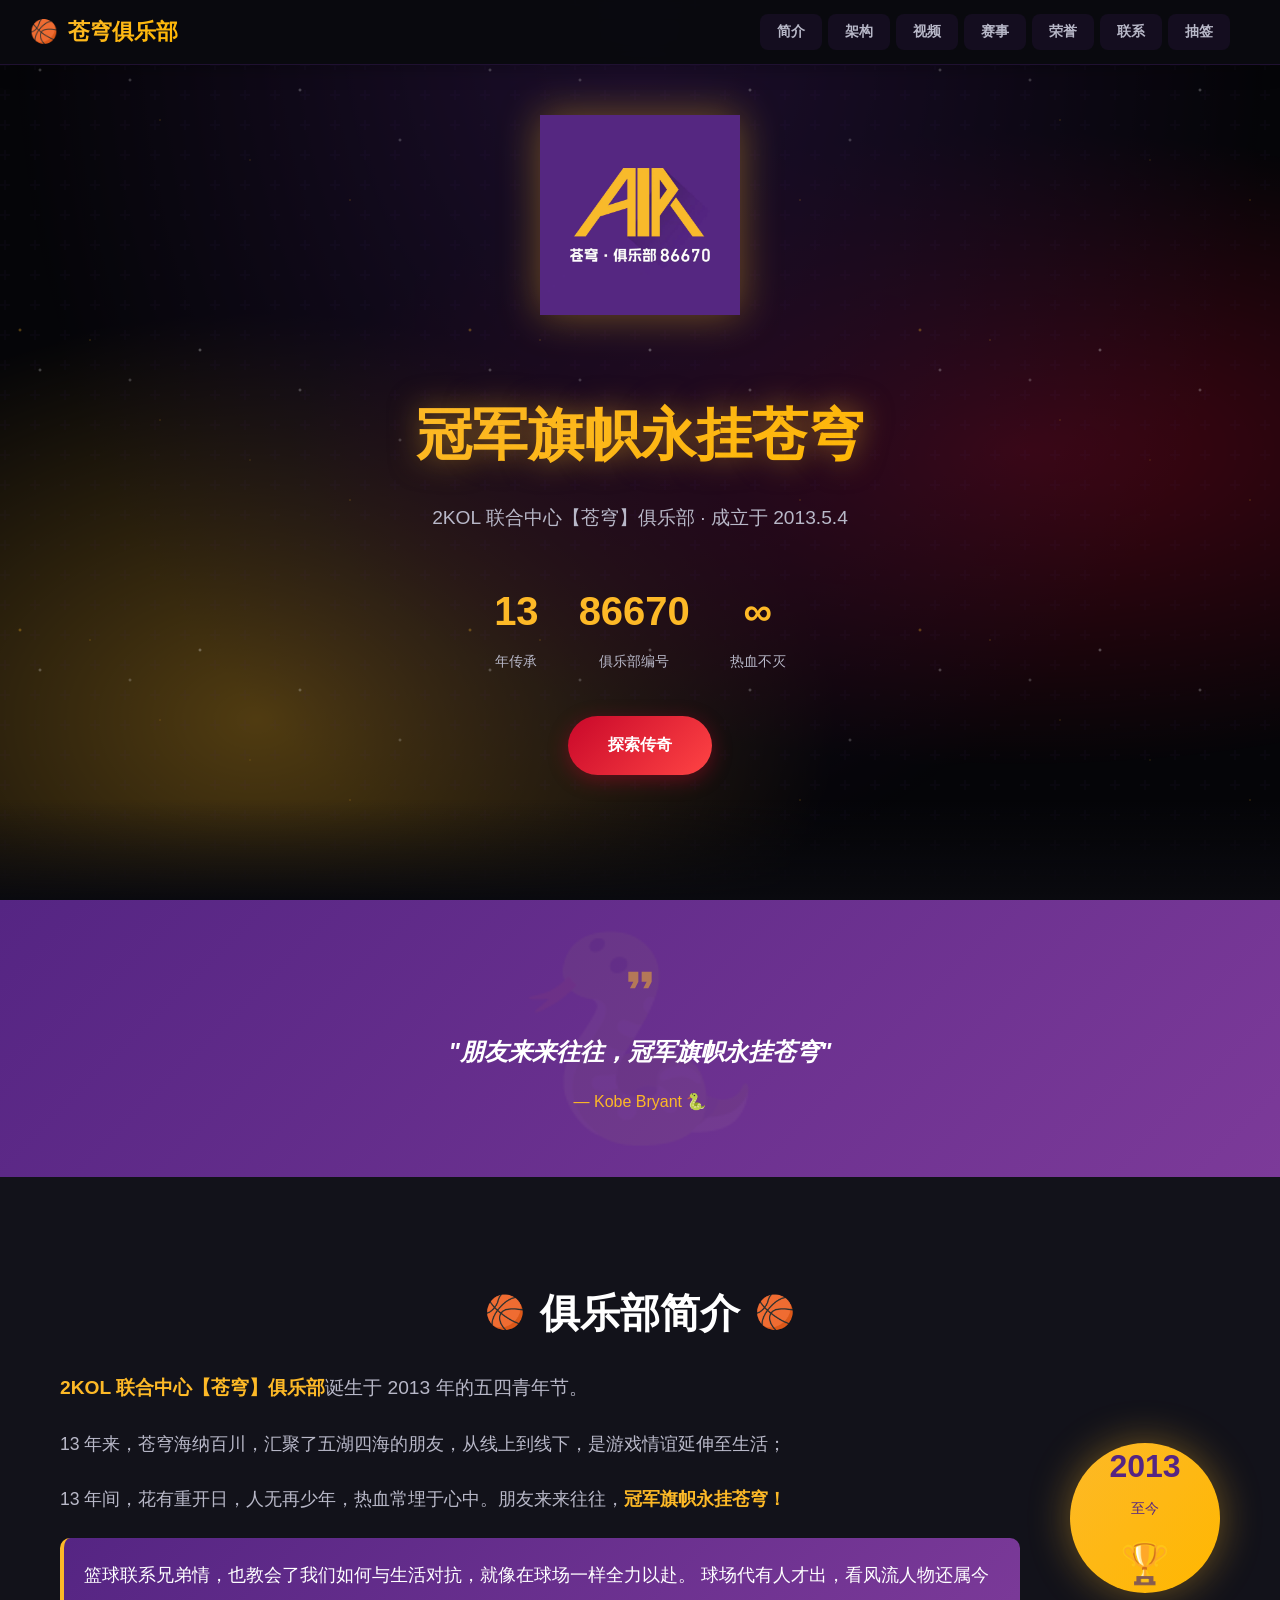
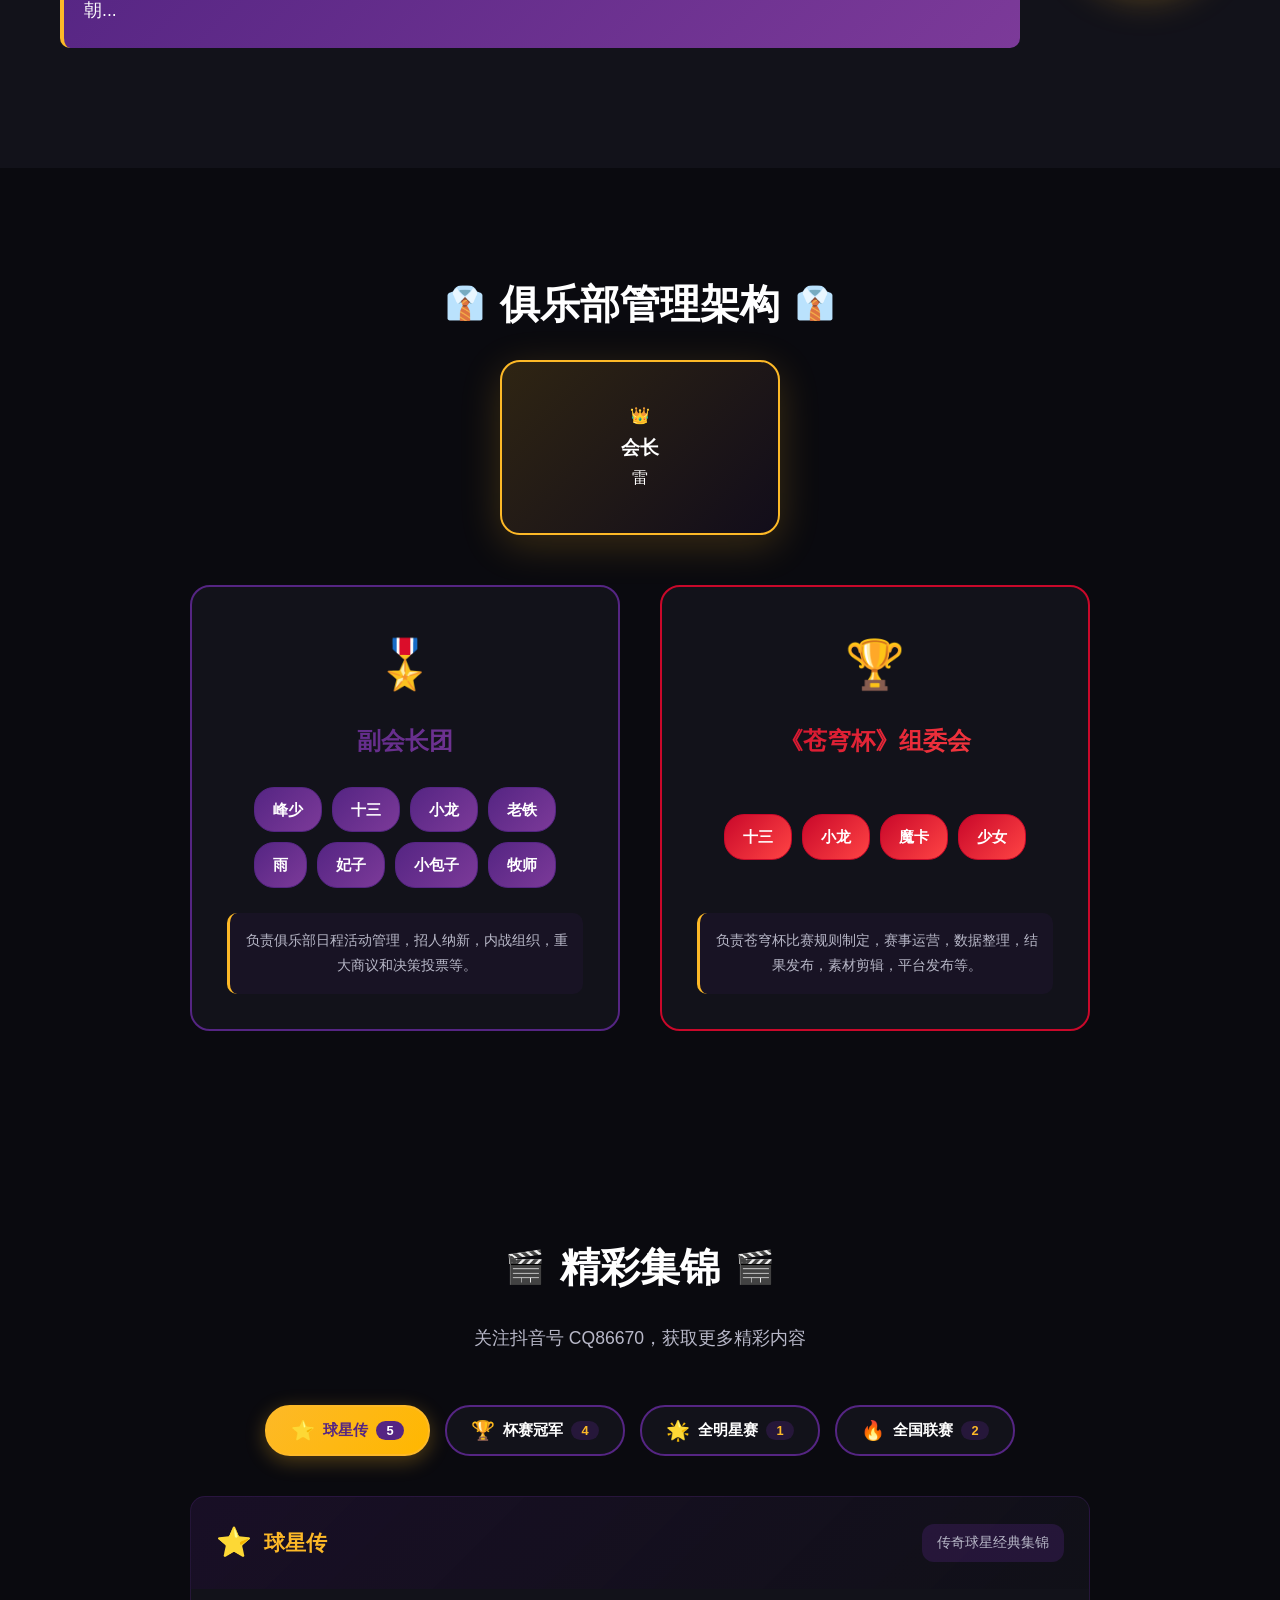
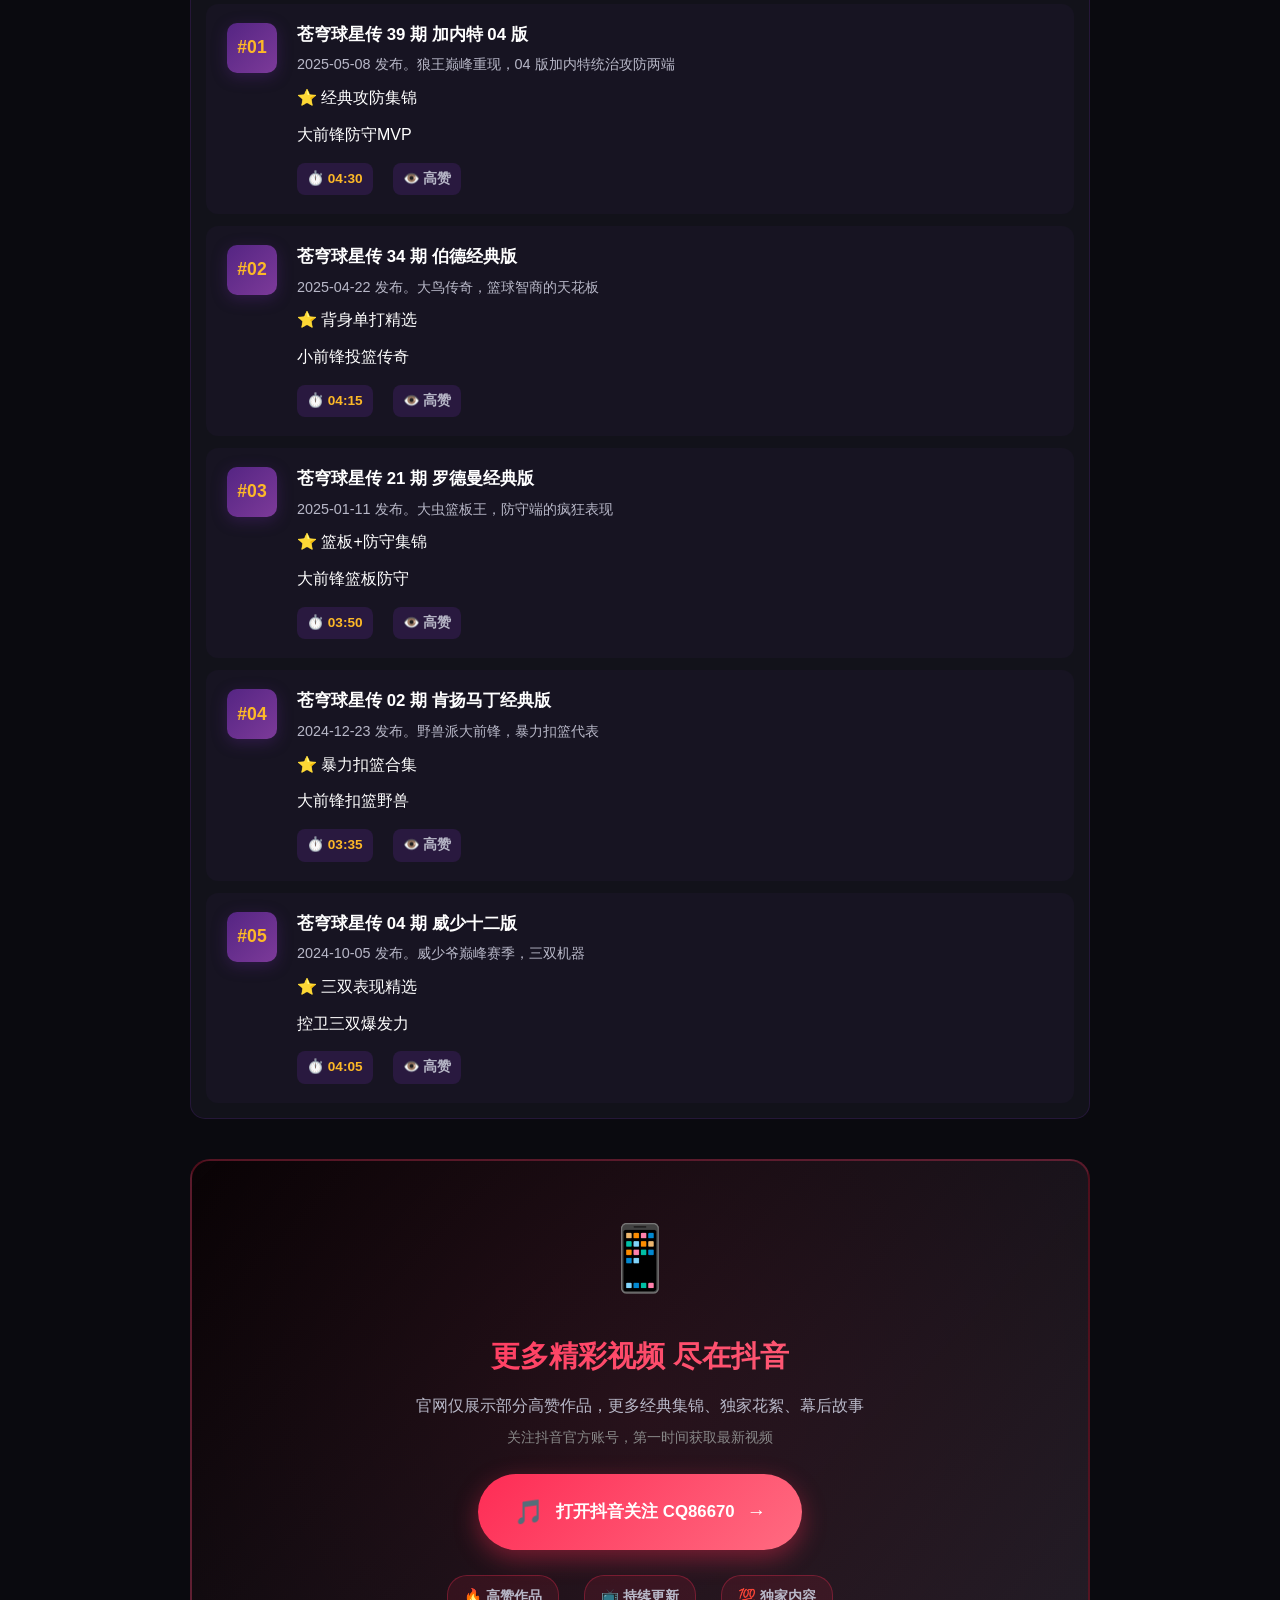
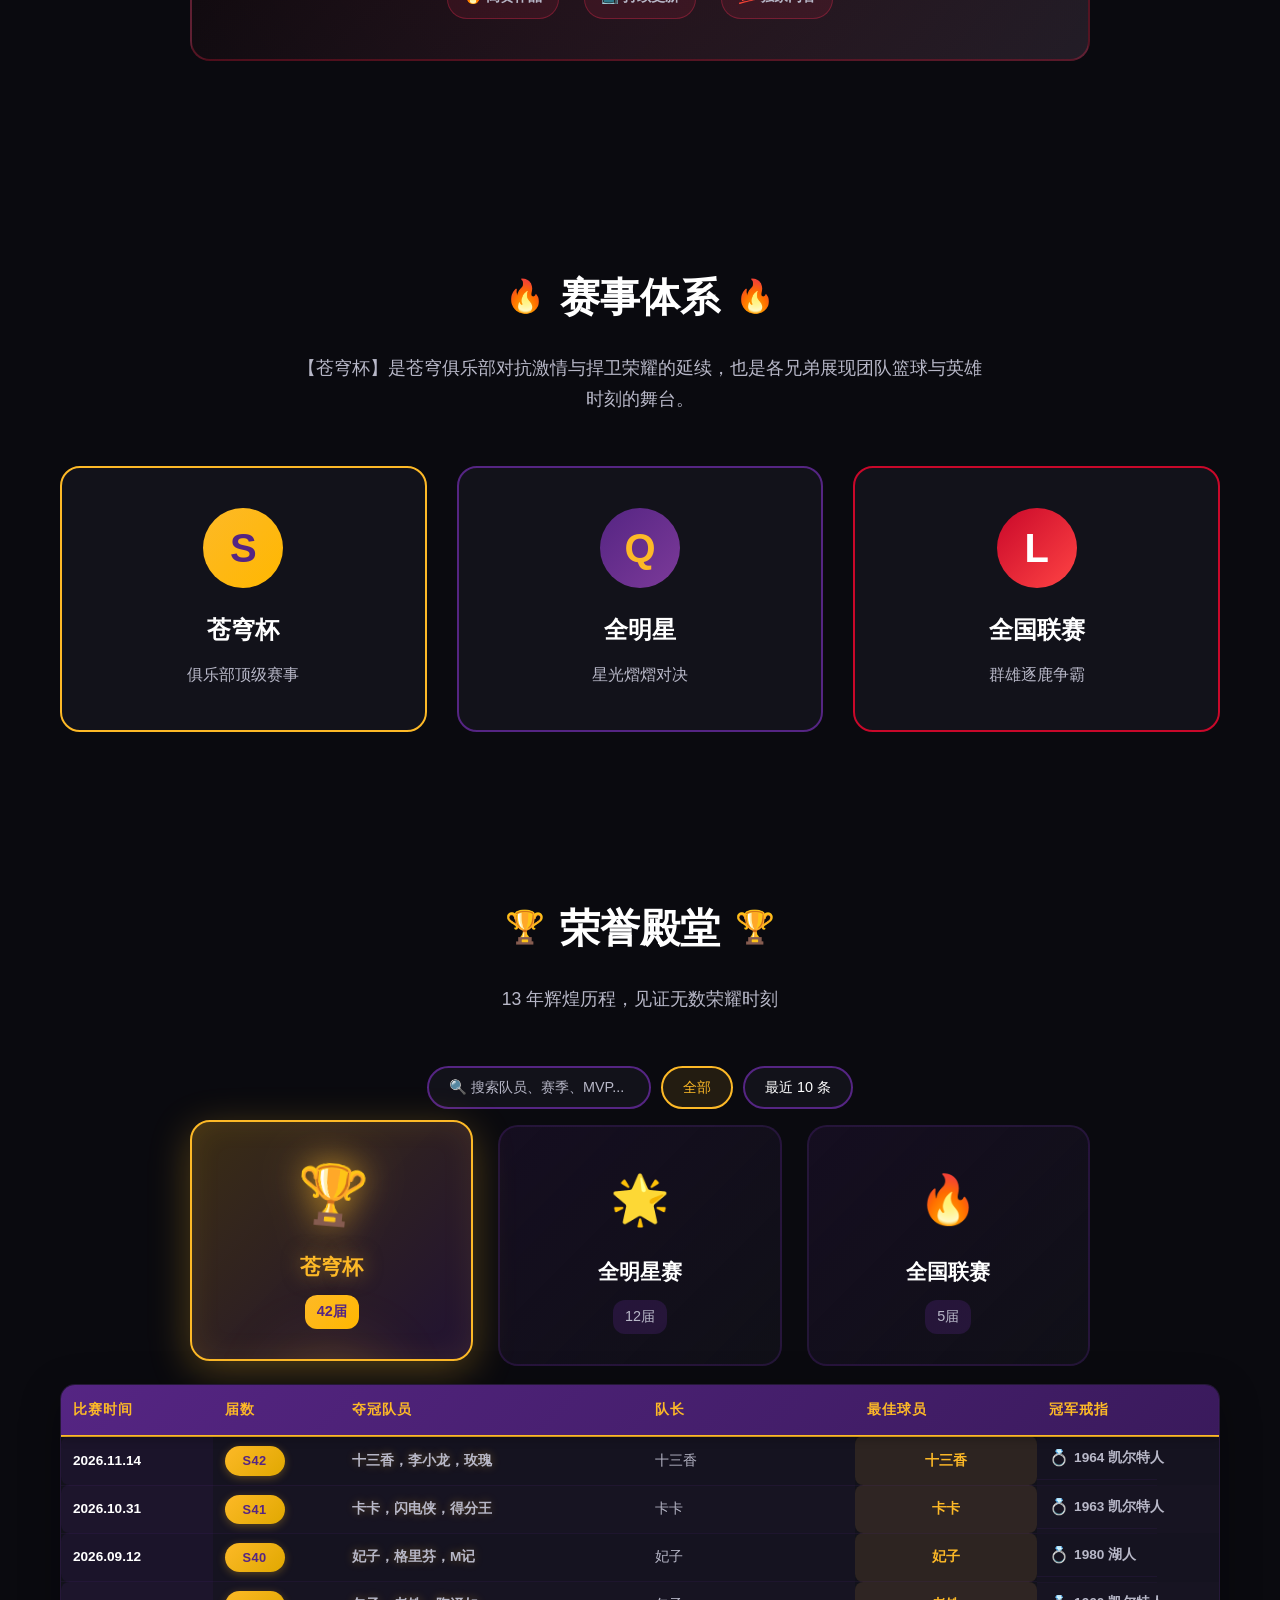
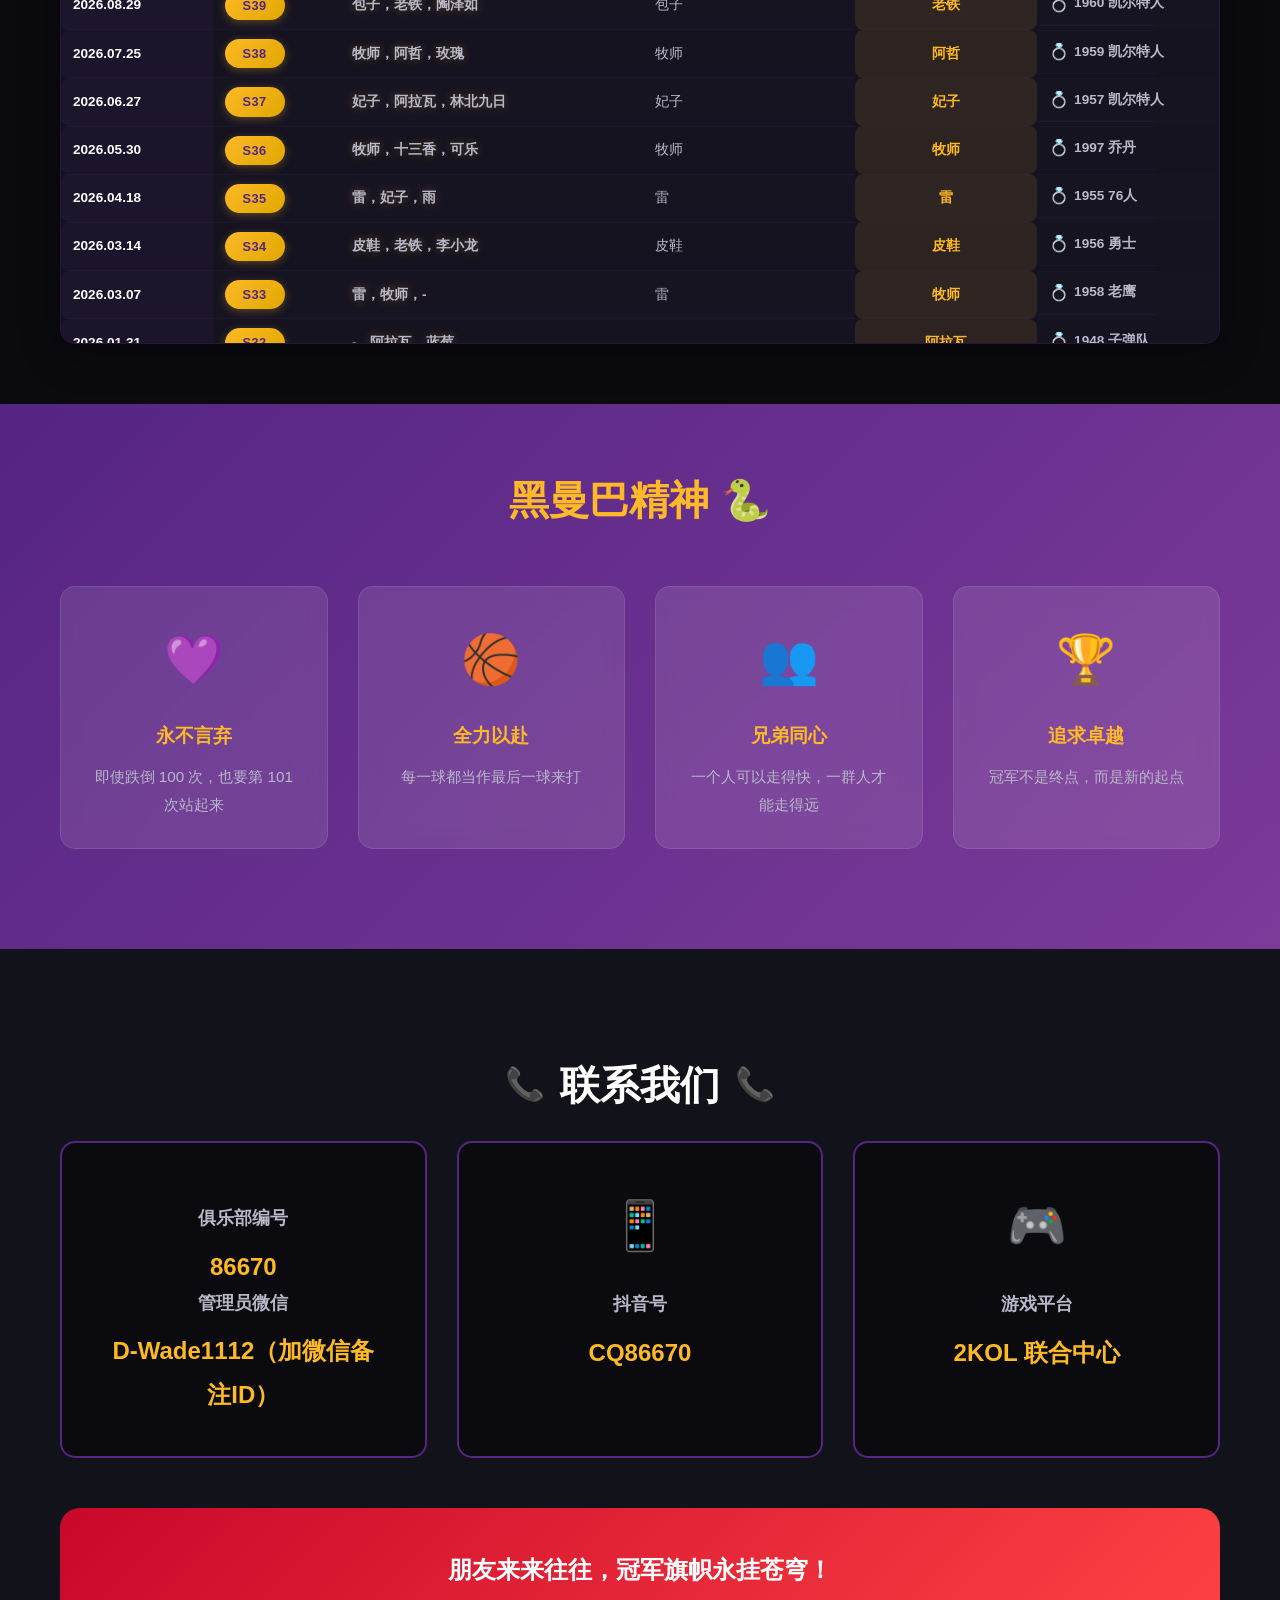
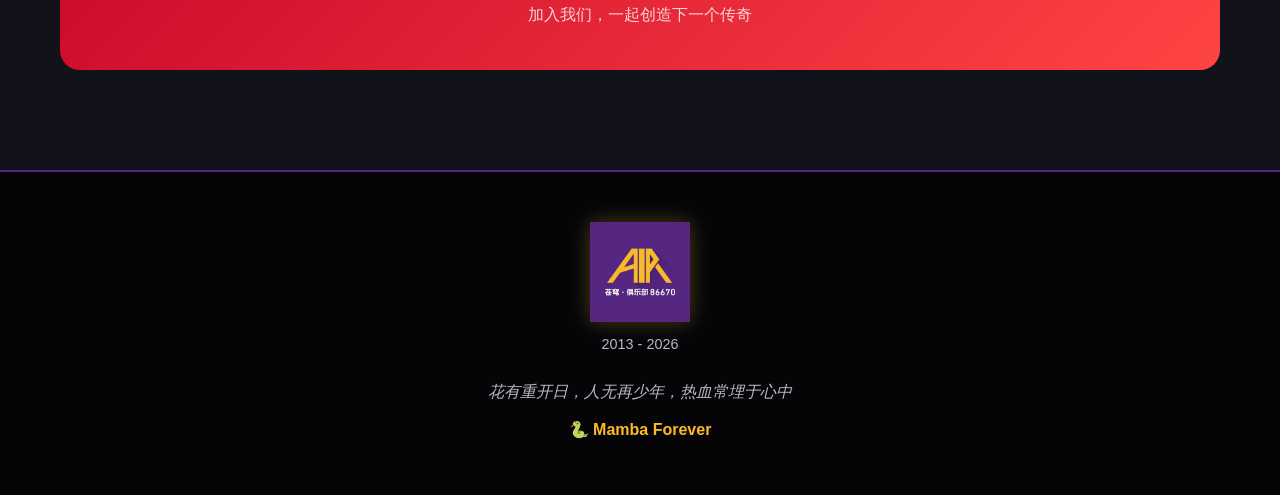
<file: index.html>
<!DOCTYPE html>
<html lang="zh-CN">

<head>
    <meta charset="UTF-8">
    <meta name="viewport" content="width=device-width, initial-scale=1.0">
    <title>2KOL 联合中心【苍穹】俱乐部</title>
    <link rel="icon" href="logo.jpg" type="image/jpeg">
    <link rel="stylesheet" href="style.css">
</head>

<body>
    <!-- Loading Screen -->
    <div class="loading-screen" id="loadingScreen">
        <div class="loading-basketball">🏀</div>
        <div class="loading-text">苍穹俱乐部加载中...</div>
    </div>

    <!-- Scroll Progress Bar -->
    <div class="scroll-progress" id="scrollProgress"></div>

    <!-- Navigation Bar - 顶部固定导航 -->
    <nav class="navbar" id="navbar">
        <div class="nav-container">
            <div class="nav-logo" id="navLogo" role="button" tabindex="0" aria-label="返回首页顶部">
                <span>🏀</span>
                <span class="nav-text">苍穹俱乐部</span>
            </div>

            <!-- 右侧快速导航 -->
            <div class="nav-quick-links">
                <button class="quick-link" data-section="about" title="跳转到简介">简介</button>
                <button class="quick-link" data-section="structure" title="跳转到架构">架构</button>
                <button class="quick-link" data-section="videos" title="跳转到视频">视频</button>
                <button class="quick-link" data-section="tournaments" title="跳转到赛事">赛事</button>
                <button class="quick-link" data-section="honors" title="跳转到荣誉">荣誉</button>
                <button class="quick-link" data-section="contact" title="跳转到联系">联系</button>
                <button class="quick-link" onclick="window.location.href='/draw.html'" title="跳转到抽签系统">抽签</button>
                <!-- <button class="quick-link" onclick="window.location.href='/data.html'" title="跳转到数据系统">数据</button> -->
            </div>

            <div class="nav-toggle" id="navToggle">
                <span></span>
                <span></span>
                <span></span>
            </div>
        </div>
    </nav>

    <!-- Back to Top Button -->
    <div class="back-to-top" id="backToTop" title="返回顶部">⬆️</div>

    <!-- Hero Section -->
    <header class="hero">
        <div class="hero-bg"></div>
        <div class="hero-overlay"></div>
        <div class="starry-sky"></div>
        <div class="particles" id="particles"></div>
        <div class="shooting-stars" id="shootingStars"></div>
        <div class="hero-content">
            <div class="logo-container">
                <img src="logo.jpg" alt="苍穹俱乐部 Logo" class="logo-img">
            </div>
            <h1 class="hero-title">冠军旗帜永挂苍穹</h1>
            <p class="hero-subtitle">2KOL 联合中心【苍穹】俱乐部 · 成立于 2013.5.4</p>
            <div class="hero-stats">
                <div class="stat">
                    <span class="stat-number">13</span>
                    <span class="stat-label">年传承</span>
                </div>
                <div class="stat">
                    <span class="stat-number">86670</span>
                    <span class="stat-label">俱乐部编号</span>
                </div>
                <div class="stat">
                    <span class="stat-number">∞</span>
                    <span class="stat-label">热血不灭</span>
                </div>
            </div>
            <a href="#about" class="cta-button">探索传奇</a>
        </div>
        <div class="mamba-trail"></div>
    </header>

    <!-- Mamba Quote Section -->
    <section id="mamba" class="mamba-quote">
        <div class="quote-content">
            <svg class="quote-icon" viewBox="0 0 24 24" fill="currentColor">
                <path d="M6 17h3l2-4V7H5v6h3zm8 0h3l2-4V7h-6v6h3z"/>
            </svg>
            <p class="quote-text">"朋友来来往往，冠军旗帜永挂苍穹"</p>
            <p class="quote-author">— Kobe Bryant 🐍</p>
        </div>
    </section>

    <!-- About Section -->
    <section id="about" class="about">
        <div class="container">
            <h2 class="section-title">
                <span class="title-icon">🏀</span> 俱乐部简介
                <span class="title-icon">🏀</span>
            </h2>
            <div class="about-content">
                <div class="about-text">
                    <p class="about-intro">
                        <strong>2KOL 联合中心【苍穹】俱乐部</strong>诞生于 2013 年的五四青年节。
                    </p>
                    <p>
                        13 年来，苍穹海纳百川，汇聚了五湖四海的朋友，从线上到线下，是游戏情谊延伸至生活；
                    </p>
                    <p>
                        13 年间，花有重开日，人无再少年，热血常埋于心中。朋友来来往往，<strong>冠军旗帜永挂苍穹！</strong>
                    </p>
                    <p class="highlight">
                        篮球联系兄弟情，也教会了我们如何与生活对抗，就像在球场一样全力以赴。 球场代有人才出，看风流人物还属今朝...
                    </p>
                </div>
                <div class="about-badge">
                    <div class="badge-inner">
                        <span class="badge-year">2013</span>
                        <span class="badge-text">至今</span>
                        <span class="badge-emblem">🏆</span>
                    </div>
                </div>
            </div>
        </div>
    </section>

    <!-- Structure Section -->
    <section id="structure" class="structure">
        <div class="container">
            <h2 class="section-title">
                <span class="title-icon">👔</span> 俱乐部管理架构
                <span class="title-icon">👔</span>
            </h2>
            <div class="structure-content">
                <!-- 会长 -->
                <div class="structure-president">
                    <div class="president-card">
                        <div class="role-icon">👑</div>
                        <h3 class="role-title">会长</h3>
                        <div class="member-name president">雷</div>
                    </div>
                </div>

                <!-- 副会长团和组委会并列 -->
                <div class="structure-organs">
                    <!-- 副会长团 -->
                    <div class="organ-box vice-president">
                        <div class="organ-header">
                            <div class="role-icon">🎖️</div>
                            <h3 class="role-title">副会长团</h3>
                        </div>
                        <div class="role-members">
                            <div class="member-chip vice-president">峰少</div>
                            <div class="member-chip vice-president">十三</div>
                            <div class="member-chip vice-president">小龙</div>
                            <div class="member-chip vice-president">老铁</div>
                            <div class="member-chip vice-president">雨</div>
                            <div class="member-chip vice-president">妃子</div>
                            <div class="member-chip vice-president">小包子</div>
                            <div class="member-chip vice-president">牧师</div>
                        </div>
                        <p class="role-desc">负责俱乐部日程活动管理，招人纳新，内战组织，重大商议和决策投票等。</p>
                    </div>

                    <!-- 《苍穹杯》组委会 -->
                    <div class="organ-box organizer">
                        <div class="organ-header">
                            <div class="role-icon">🏆</div>
                            <h3 class="role-title">《苍穹杯》组委会</h3>
                        </div>
                        <div class="role-members">
                            <div class="member-chip organizer">十三</div>
                            <div class="member-chip organizer">小龙</div>
                            <div class="member-chip organizer">魔卡</div>
                            <div class="member-chip organizer">少女</div>
                        </div>
                        <p class="role-desc">负责苍穹杯比赛规则制定，赛事运营，数据整理，结果发布，素材剪辑，平台发布等。</p>
                    </div>
                </div>
            </div>
        </div>
    </section>

    <!-- Video Gallery Section -->
    <section id="videos" class="videos">
        <div class="container">
            <h2 class="section-title">
                <span class="title-icon">🎬</span> 精彩集锦
                <span class="title-icon">🎬</span>
            </h2>
            <p class="section-desc">
                关注抖音号 CQ86670，获取更多精彩内容
            </p>

            <!-- Video Category Tabs -->
            <div class="video-tabs">
                <button class="tab-btn active" data-tab="stars">
                    <span class="tab-icon">⭐</span>
                    <span class="tab-text">球星传</span>
                    <span class="tab-count" id="video-stars-count">6</span>
                </button>
                <button class="tab-btn" data-tab="cup">
                    <span class="tab-icon">🏆</span>
                    <span class="tab-text">杯赛冠军</span>
                    <span class="tab-count" id="video-cup-count">5</span>
                </button>
                <button class="tab-btn" data-tab="allstar">
                    <span class="tab-icon">🌟</span>
                    <span class="tab-text">全明星赛</span>
                    <span class="tab-count" id="video-allstar-count">5</span>
                </button>
                <button class="tab-btn" data-tab="league">
                    <span class="tab-icon">🔥</span>
                    <span class="tab-text">全国联赛</span>
                    <span class="tab-count" id="video-league-count">5</span>
                </button>
            </div>

            <!-- Video Directory List -->
            <div class="video-directory">
                <!-- 球星传 -->
                <div class="tab-panel active" id="video-stars">
                    <div class="video-list-header">
                        <span class="list-icon">⭐</span>
                        <span class="list-title">球星传</span>
                        <span class="list-info">传奇球星经典集锦</span>
                    </div>
                    <div class="video-list" id="video-list-stars"></div>
                </div>

                <!-- 杯赛冠军 -->
                <div class="tab-panel" id="video-cup">
                    <div class="video-list-header">
                        <span class="list-icon">🏆</span>
                        <span class="list-title">杯赛冠军</span>
                        <span class="list-info">苍穹杯历届决赛集锦</span>
                    </div>
                    <div class="video-list" id="video-list-cup"></div>
                </div>

                <!-- 全明星赛 -->
                <div class="tab-panel" id="video-allstar">
                    <div class="video-list-header">
                        <span class="list-icon">🌟</span>
                        <span class="list-title">全明星赛</span>
                        <span class="list-info">Q1-Q12历届精彩集锦</span>
                    </div>
                    <div class="video-list" id="video-list-allstar"></div>
                </div>

                <!-- 全国联赛 -->
                <div class="tab-panel" id="video-league">
                    <div class="video-list-header">
                        <span class="list-icon">🔥</span>
                        <span class="list-title">全国联赛</span>
                        <span class="list-info">L1-L4 联赛精彩瞬间</span>
                    </div>
                    <div class="video-list" id="video-list-league"></div>
                </div>

                <!-- 抖音引导卡片 -->
                <div class="douyin-cta-card">
                    <div class="douyin-icon">📱</div>
                    <h3>更多精彩视频 尽在抖音</h3>
                    <p>官网仅展示部分高赞作品，更多经典集锦、独家花絮、幕后故事</p>
                    <p class="douyin-sub">关注抖音官方账号，第一时间获取最新视频</p>
                    <a href="https://www.douyin.com/jingxuan/search/CQ86670?aid=44cab2e8-ba33-4169-ae49-bb4937143051&type=general" target="_blank" rel="noopener" class="douyin-btn">
                        <span class="douyin-logo">🎵</span>
                        <span>打开抖音关注 CQ86670</span>
                        <span class="douyin-arrow">→</span>
                    </a>
                    <div class="douyin-stats">
                        <span class="stat-item">🔥 高赞作品</span>
                        <span class="stat-item">📺 持续更新</span>
                        <span class="stat-item">💯 独家内容</span>
                    </div>
                </div>
            </div>
        </div>
    </section>

    <!-- Tournaments Section -->
    <section id="tournaments" class="tournaments">
        <div class="container">
            <h2 class="section-title">
                <span class="title-icon">🔥</span> 赛事体系
                <span class="title-icon">🔥</span>
            </h2>
            <p class="section-desc">
                【苍穹杯】是苍穹俱乐部对抗激情与捍卫荣耀的延续，也是各兄弟展现团队篮球与英雄时刻的舞台。
            </p>
            <div class="tournament-grid">
                <div class="tournament-card tournament-s">
                    <div class="tournament-icon">S</div>
                    <h3>苍穹杯</h3>
                    <p>俱乐部顶级赛事</p>
                    <div class="tournament-glow"></div>
                </div>
                <div class="tournament-card tournament-q">
                    <div class="tournament-icon">Q</div>
                    <h3>全明星</h3>
                    <p>星光熠熠对决</p>
                    <div class="tournament-glow"></div>
                </div>
                <div class="tournament-card tournament-l">
                    <div class="tournament-icon">L</div>
                    <h3>全国联赛</h3>
                    <p>群雄逐鹿争霸</p>
                    <div class="tournament-glow"></div>
                </div>
            </div>
        </div>
    </section>

    <!-- Honors Section -->
    <section id="honors" class="honors">
        <div class="container">
            <h2 class="section-title">
                <span class="title-icon">🏆</span> 荣誉殿堂
                <span class="title-icon">🏆</span>
            </h2>
            <p class="section-desc">
                13 年辉煌历程，见证无数荣耀时刻
            </p>

            <!-- Honor Search & Filter -->
            <div class="honor-search-container">
                <input type="text" class="honor-search" id="honorSearch" placeholder="🔍 搜索队员、赛季、MVP...">
                <button class="honor-filter-btn active" data-filter="all">全部</button>
                <button class="honor-filter-btn" data-filter="recent">最近 10 条</button>
            </div>

            <!-- Honor Tabs - 卡片式切换 -->
            <div class="honor-tabs-card">
                <div class="honor-tab-card active" data-honor="cup">
                    <div class="tab-card-icon">🏆</div>
                    <div class="tab-card-title">苍穹杯</div>
                    <div class="tab-card-count" id="honor-cup-count">35 届</div>
                    <div class="tab-card-glow"></div>
                </div>
                <div class="honor-tab-card" data-honor="allstar">
                    <div class="tab-card-icon">🌟</div>
                    <div class="tab-card-title">全明星赛</div>
                    <div class="tab-card-count" id="honor-allstar-count">10 项</div>
                    <div class="tab-card-glow"></div>
                </div>
                <div class="honor-tab-card" data-honor="league">
                    <div class="tab-card-icon">🔥</div>
                    <div class="tab-card-title">全国联赛</div>
                    <div class="tab-card-count" id="honor-league-count">5 届</div>
                    <div class="tab-card-glow"></div>
                </div>
            </div>

            <!-- Honor Tables -->
            <div class="honor-tables">
                <!-- 苍穹杯荣誉表 -->
                <div class="honor-table-panel active" id="cup">
                    <div class="honor-table-wrapper">
                        <div class="table-responsive">
                            <table class="honor-table">
                                <thead></thead>
                                <tbody></tbody>
                            </table>
                        </div>
                    </div>
                </div>

                <!-- 全明星荣誉表 -->
                <div class="honor-table-panel" id="allstar">
                    <div class="honor-table-wrapper">
                        <div class="table-responsive">
                            <table class="honor-table">
                                <thead></thead>
                                <tbody></tbody>
                            </table>
                        </div>
                    </div>
                </div>

                <!-- 全国联赛荣誉表 -->
                <div class="honor-table-panel" id="league">
                    <div class="honor-table-wrapper">
                        <div class="table-responsive">
                            <table class="honor-table">
                                <thead></thead>
                                <tbody></tbody>
                            </table>
                        </div>
                    </div>
                </div>
            </div>
        </div>
    </section>

    <!-- Spirit Section -->
    <section id="spirit" class="spirit">
        <div class="container">
            <div class="spirit-content">
                <h2 class="spirit-title">黑曼巴精神 🐍</h2>
                <div class="spirit-grid">
                    <div class="spirit-item">
                        <span class="spirit-icon">💜</span>
                        <h4>永不言弃</h4>
                        <p>即使跌倒 100 次，也要第 101 次站起来</p>
                    </div>
                    <div class="spirit-item">
                        <span class="spirit-icon">🏀</span>
                        <h4>全力以赴</h4>
                        <p>每一球都当作最后一球来打</p>
                    </div>
                    <div class="spirit-item">
                        <span class="spirit-icon">👥</span>
                        <h4>兄弟同心</h4>
                        <p>一个人可以走得快，一群人才能走得远</p>
                    </div>
                    <div class="spirit-item">
                        <span class="spirit-icon">🏆</span>
                        <h4>追求卓越</h4>
                        <p>冠军不是终点，而是新的起点</p>
                    </div>
                </div>
            </div>
        </div>
    </section>

    <!-- Contact Section -->
    <section id="contact" class="contact">
        <div class="container">
            <h2 class="section-title">
                <span class="title-icon">📞</span> 联系我们
                <span class="title-icon">📞</span>
            </h2>
            <div class="contact-grid">
                <div class="contact-card">
                    <div class="contact-icon"></div>
                    <h3>俱乐部编号</h3>
                    <p class="contact-value">86670</p>
                    <h3>管理员微信</h3>
                    <p class="contact-value">D-Wade1112（加微信备注ID）</p>
                </div>
                <div class="contact-card">
                    <div class="contact-icon">📱</div>
                    <h3>抖音号</h3>
                    <p class="contact-value">CQ86670</p>
                </div>
                <div class="contact-card">
                    <div class="contact-icon">🎮</div>
                    <h3>游戏平台</h3>
                    <p class="contact-value">2KOL 联合中心</p>
                </div>
            </div>
            <div class="contact-cta">
                <p class="cta-text">朋友来来往往，冠军旗帜永挂苍穹！</p>
                <p class="cta-sub">加入我们，一起创造下一个传奇</p>
            </div>
        </div>
    </section>

    <!-- Footer -->
    <footer class="footer">
        <div class="container">
            <div class="footer-content">
                <div class="footer-logo">
                    <img src="logo.jpg" alt="苍穹俱乐部" class="footer-logo-img">
                    <span class="footer-year">2013 - 2026</span>
                </div>
                <p class="footer-text">花有重开日，人无再少年，热血常埋于心中</p>
                <p class="footer-mamba">🐍 Mamba Forever</p>
            </div>
        </div>
    </footer>

    <!-- Snake Animation -->
    <div class="snake-trail" id="snakeTrail"></div>

    <!-- Data & App -->
    <script src="data.js"></script>
    <script src="app.js"></script>
</body>

</html>
</file>
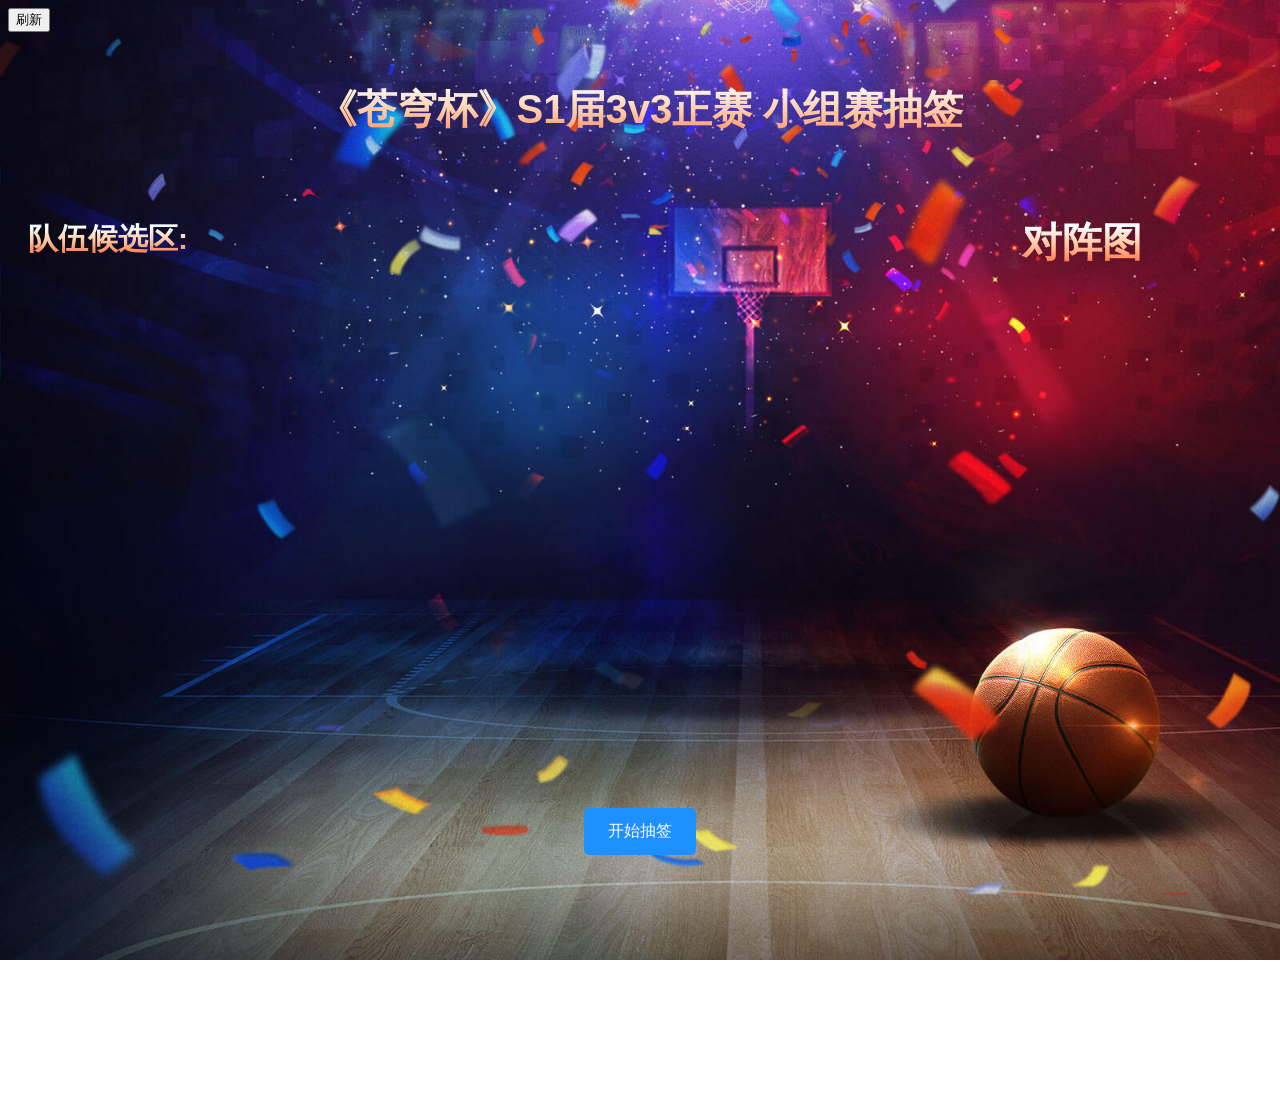
<file: 2-小组赛抽签.html>
<!doctype html>
<html>

<head>
    <meta charset="utf-8">
    <title>小组赛抽签</title>
    <script src="https://libs.baidu.com/jquery/1.10.2/jquery.min.js"></script>
    <style>
        /* 图片区域： */
        
        body {
            background-image: url('basketball1.jpg');
            background-repeat: no-repeat;
            background-size: 120%;
            background-attachment: fixed;
        }
        /* 头部位置 */
        
        .header {
            /* background-color: #fff; */
            padding: 20px;
            text-align: center;
        }
        /* 下拉框 */
        
        #overflowTest {
            background: #cfe0d0;
            color: white;
            padding: 15px;
            width: 80%;
            height: 100px;
            overflow: scroll;
            border: 1px solid #ccc;
        }
        
        .wrapDiv {
            width: 100%;
            height: 100vh;
            display: flex;
            padding: 0 20px;
            box-sizing: border-box;
        }
        
        .leftBox {
            display: flex;
            flex-wrap: wrap;
            clear: both;
            font-size: 150%;
            ;
        }
        
        #span {
            float: right;
            top: 30px;
            right: 185px;
        }
        
        #btn {
            width: 100px;
            height: 30px;
            position: absolute;
            left: 50%;
            bottom: 5%;
            transform: translate(-50%, 0);
            background-color: dodgerblue;
            color: white;
            width: 100px;
            height: 45px;
            border: 0;
            font-size: 16px;
            box-sizing: content-box;
            border-radius: 5px;
        }
        
        .nameBox {
            width: 180px;
            height: 35px;
            float: right;
            background-color: transparent;
            margin-right: 10px;
            margin-top: 10px;
            text-align: center;
            line-height: 35px;
            font-weight: bold;
            color: #fff;
            background: linear-gradient(to bottom, #ffff, #f8fdff, #ffd1ac, #ff9267, #ff4524);
            -webkit-background-clip: text;
            color: transparent;
            font-size: 25px;
        }
        
        .ulBox {
            height: 500px;
            font-weight: bold;
            padding-left: 0;
            font-size: 25px;
            color: #fff;
            background: linear-gradient(to bottom, #ffff, #f8fdff, #ffd1ac, #ff9267, #ff4524);
            -webkit-background-clip: text;
            color: transparent;
            font-weight: bold;
            /* overflow: hidden; */
            white-space: nowrap;
            letter-spacing: 0.15em;
            animation: siz 5s steps(60) forwards;
            font-weight: bold;
        }
        
        .liBox {
            width: 270px;
            float: left;
            background-color: #fff;
            font-weight: bold;
        }
        
        .selectedName {
            float: left;
            width: 340px;
            background: transparent;
            /* margin-top: 10px; */
            margin-left: 50px;
            /* overflow: hidden; */
            text-align: center;
            font-weight: bold;
        }
        
        h1 {
            color: rgb(233, 225, 225);
            font: 0.875em/1.5em"黑体", "PTSans", "Arial", sans-serif;
            font-size: 40px;
            font-weight: bolder;
            text-align: center;
            background: linear-gradient(to bottom, #ffff, #f8fdff, #ffd1ac, #ff9267, #ff4524);
            -webkit-background-clip: text;
            color: transparent;
        }
        
        h3 {
            font-weight: bolder;
            text-align: center;
            float: left;
            color: rgb(221, 213, 213);
            font: 0.875em/1.5em"黑体", "PTSans", "Arial", sans-serif;
            font-size: 30px;
            background: linear-gradient(to bottom, #ffff, #f8fdff, #ffd1ac, #ff9267, #ff4524);
            -webkit-background-clip: text;
            color: transparent;
            font-weight: bold;
        }
        /* 字体闪动 */
        
        @keyframes siz {
            0% {
                color: #ffd1ac;
            }
            50% {
                color: #ff9267;
            }
            100% {
                color: #ff4524;
            }
        }
        /* 字体逐渐出 */
        
        @keyframes siz {
            from {
                width: 0;
            }
            to {
                width: 100%;
            }
        }
        
        svg line {
            stroke: #999;
            stroke-width: 4;
            fill: none;
            stroke-dasharray: 43.5;
        }
        
        svg line:fisrt-child {
            stroke-dashoffset: 0;
        }
        
        @keyframes depict {
            from {
                stroke: red;
                stroke-dashoffset: 100;
            }
            to {
                stroke: red;
                stroke-dashoffset: 0;
            }
        }
        
        .gem {
            font-weight: bolder;
            text-align: center;
            float: left;
            color: rgb(221, 213, 213);
            font: 0.875em/1.5em"黑体", "PTSans", "Arial", sans-serif;
            font-size: 30px;
        }
    </style>
</head>

<body>
    <button id="refreshBtn">刷新</button>
    <h1 id="h1-title" linear-gradient class="header">`《苍穹杯》S${sort1}届3v3正赛 小组赛抽签`</h1>
    <!-- <h1>抽签功能</h1> -->
    <span id="span"></span>
    <div class="wrapDiv">
        <div style="flex:1">
            <h3 style="margin:1;"> 队伍候选区:</h3>
            <div id="leftBox" class="leftBox"></div>
        </div>
        <div id="selectedName" class="selectedName">
            <h1>对阵图</h1>
            <ol id="results" class="ulBox"></ol>


            <input type="button" id="btn" value="开始抽签" class="center">
            <div id="results" class="selectedName"></div>

            <script>
                // 初始化数据
                let arr = JSON.parse(localStorage.getItem('myArray')) || [];
                const sort = JSON.parse(localStorage.getItem('sort')) || 1;

                // 界面初始化
                document.getElementById('h1-title').innerText = `《苍穹杯》S${sort}届3v3正赛 小组赛抽签`;
                initForm();

                function initForm() {
                    $("#leftBox").empty();
                    arr.forEach(team => {
                        const div = document.createElement("div");
                        div.className = "nameBox";
                        div.textContent = team;
                        $("#leftBox").append(div);
                    });
                }

                // 智能分组逻辑
                function smartGrouping() {
                    const teams = [...arr]; // 克隆原始数组
                    const resultsContainer = document.getElementById('results');
                    resultsContainer.innerHTML = '';

                    if (teams.length < 2) {
                        alert("至少需要2支队伍才能进行分组！");
                        return;
                    }

                    const totalGroups = Math.ceil(teams.length / 2);
                    let hasBye = teams.length % 2 !== 0;

                    for (let i = 0; i < totalGroups; i++) {
                        const groupElement = document.createElement('p');
                        groupElement.style.fontSize = '25px';

                        // 抽签逻辑
                        const indexA = Math.floor(Math.random() * teams.length);
                        const teamA = teams.splice(indexA, 1)[0];

                        let teamB = '轮空';
                        if (teams.length > 0 && (!hasBye || i < totalGroups - 1)) {
                            const indexB = Math.floor(Math.random() * teams.length);
                            teamB = teams.splice(indexB, 1)[0];
                        }

                        // 构建显示内容
                        const matchNumber = i + 1;
                        const groupInfo = teamB === '轮空' ?
                            `${matchNumber}. ${teamA} 【轮空】` :
                            `${matchNumber}. ${teamA} vs ${teamB}`;

                        groupElement.textContent = groupInfo;
                        resultsContainer.appendChild(groupElement);
                    }

                    // 显示剩余队伍
                    if (teams.length > 0) {
                        const remainElement = document.createElement('p');
                        remainElement.textContent = `未分配队伍：${teams.join(', ')}`;
                        remainElement.style.color = '#ff0000';
                        resultsContainer.appendChild(remainElement);
                    }
                }

                // 事件绑定
                document.getElementById('btn').addEventListener('click', smartGrouping);
                document.getElementById('refreshBtn').addEventListener('click', () => {
                    arr = JSON.parse(localStorage.getItem('myArray'));
                    window.location.reload();
                });
            </script>
</file>
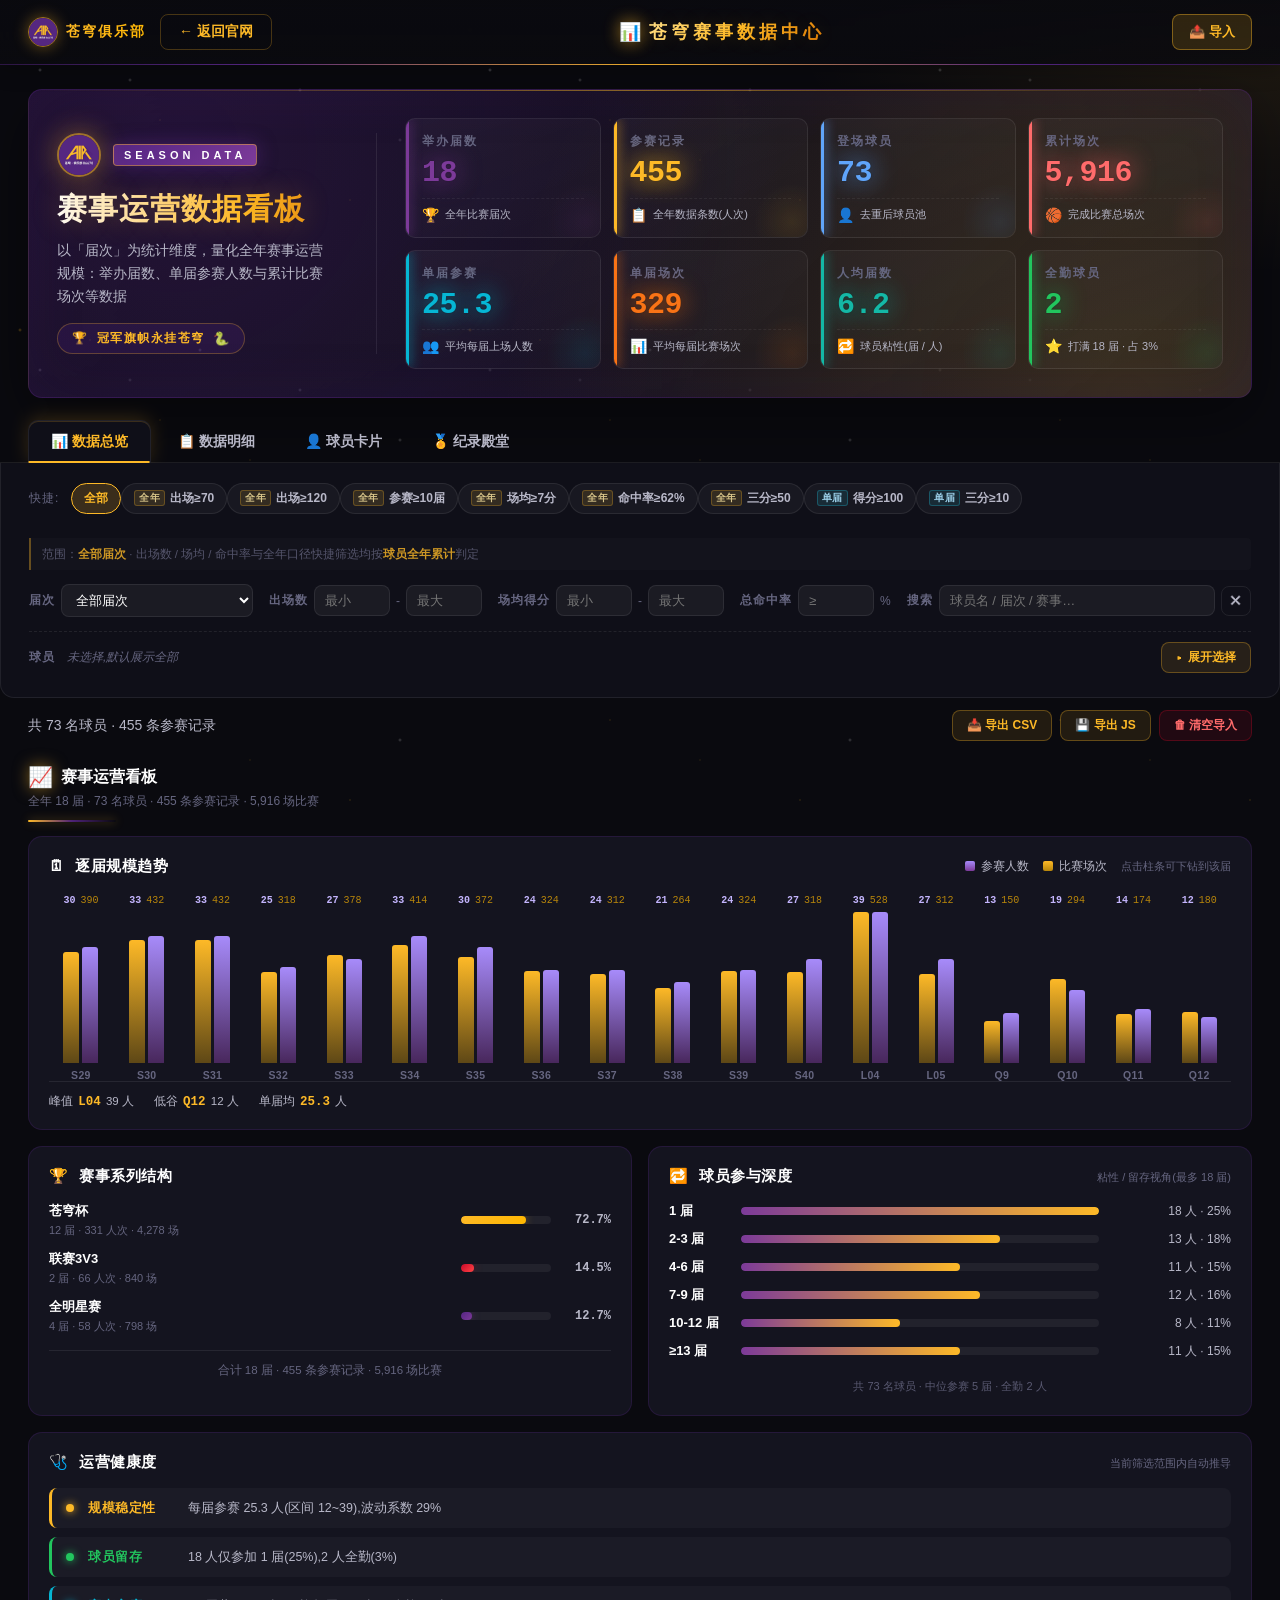
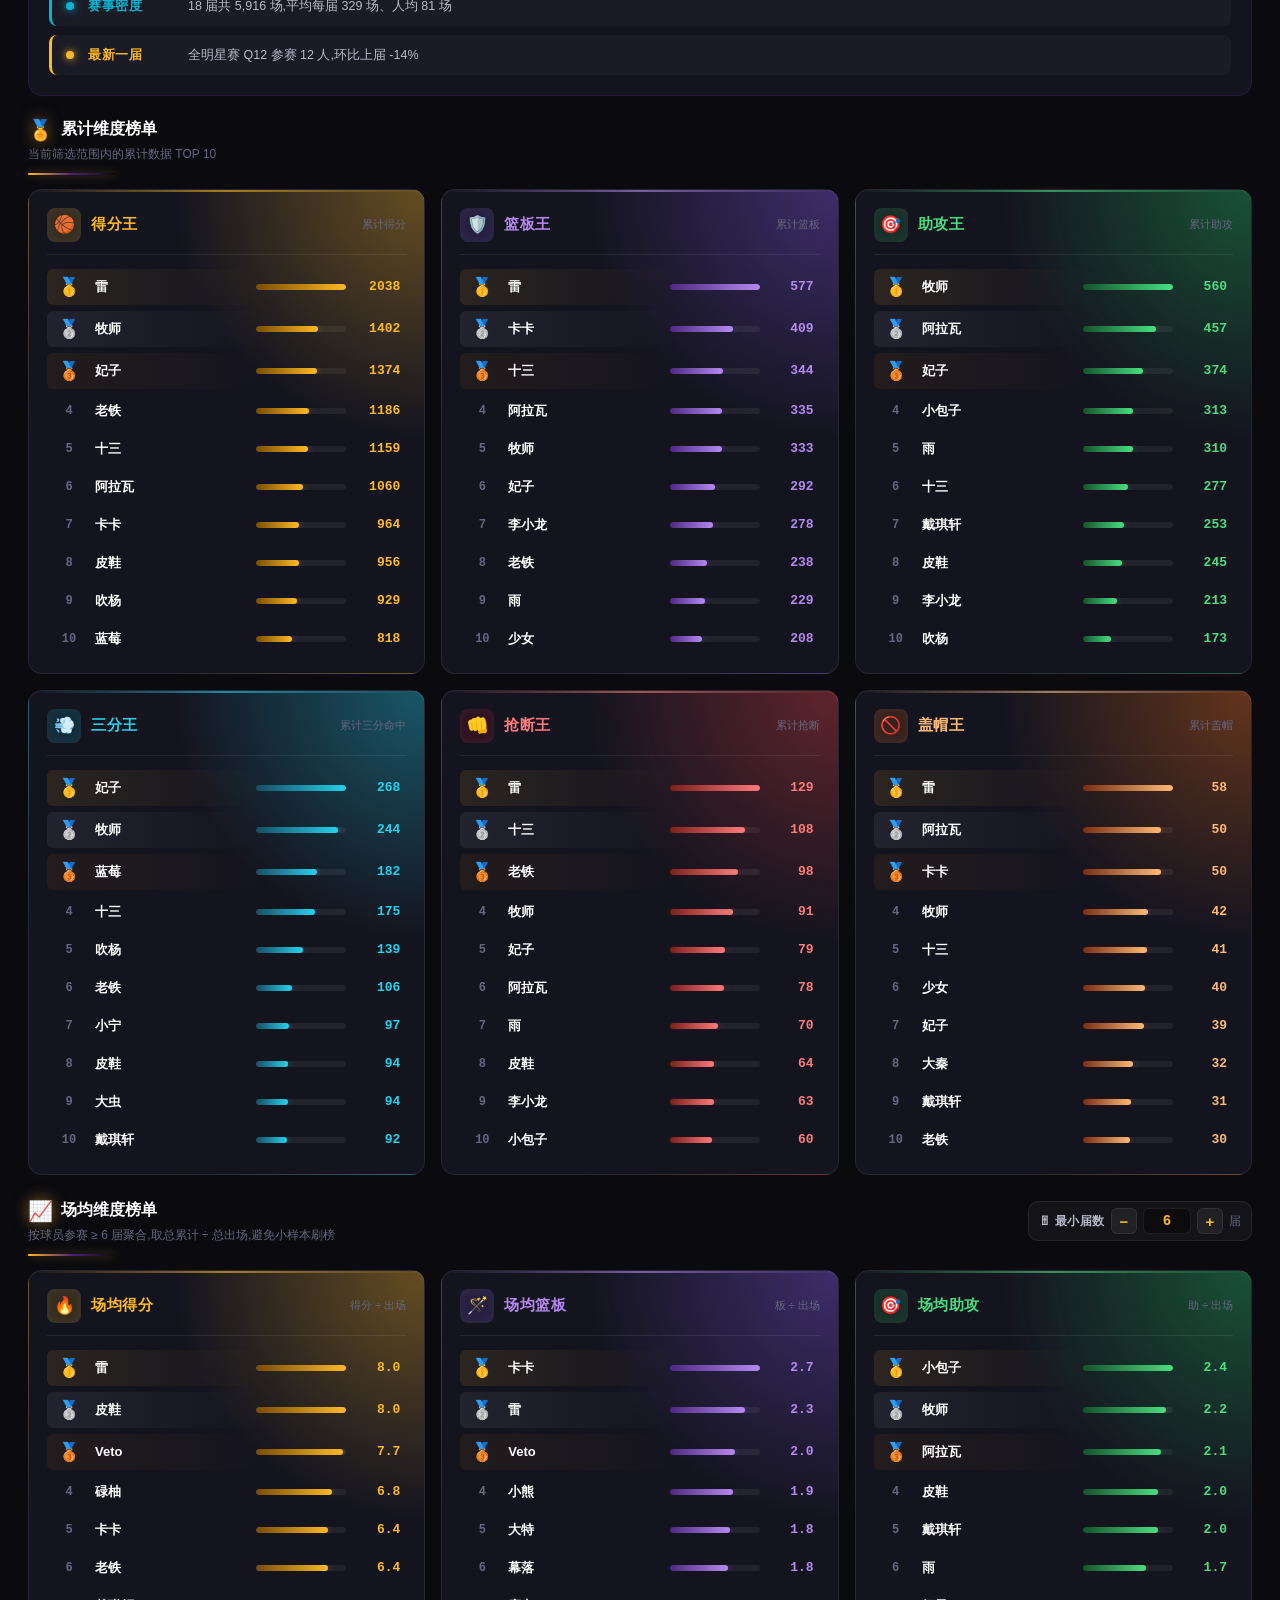
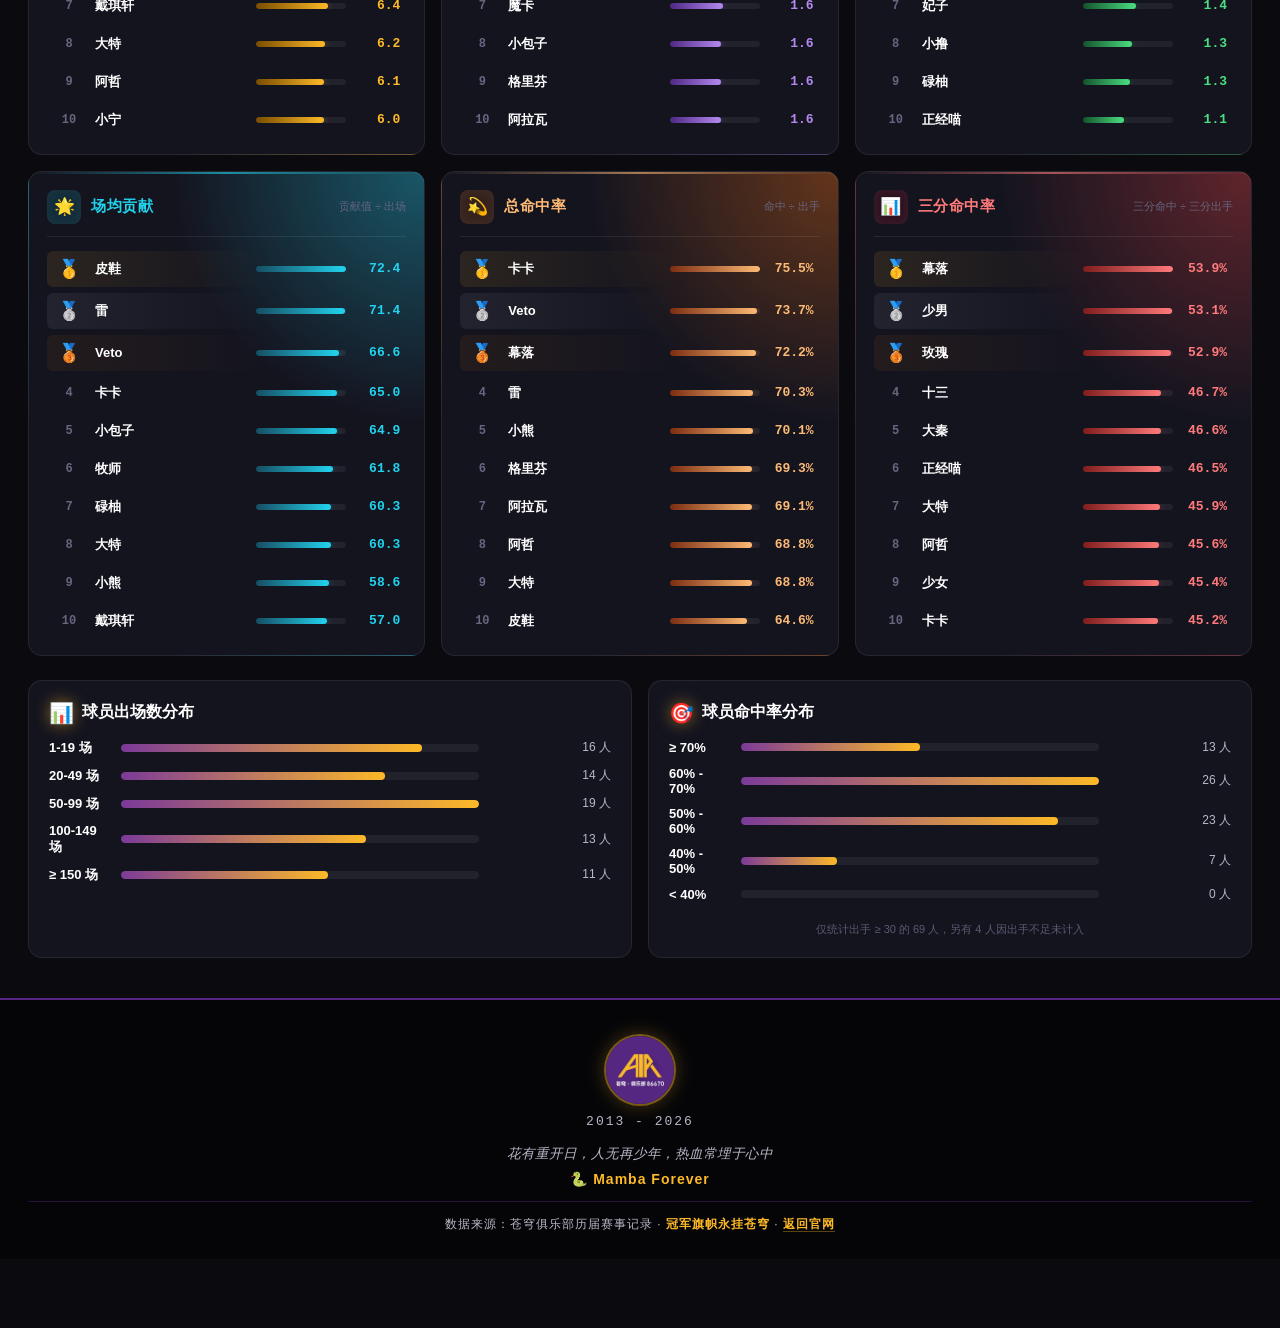
<file: match-data.html>
<!DOCTYPE html>
<html lang="zh-CN">

<head>
    <meta charset="UTF-8">
    <meta name="viewport" content="width=device-width, initial-scale=1.0">
    <title>苍穹俱乐部 · 赛事数据中心</title>
    <link rel="icon" href="logo.jpg" type="image/jpeg">
    <link rel="stylesheet" href="match-data.css">
</head>

<body>
    <!-- 苍穹氛围层:星空 + 滚动进度条(纯装饰,pointer-events:none,不影响交互) -->
    <div class="cq-starry-sky" aria-hidden="true"></div>
    <div class="cq-scroll-progress" id="cqScrollProgress" aria-hidden="true"></div>

    <!-- 顶部导航 -->
    <nav class="data-nav">
        <div class="nav-left-cq">
            <a href="index.html" class="nav-logo-cq" title="返回苍穹俱乐部官网">
                <img src="logo.jpg" alt="苍穹俱乐部 Logo">
                <span class="nav-logo-text">苍穹俱乐部</span>
            </a>
            <a href="index.html" class="nav-back">← 返回官网</a>
        </div>
        <h1 class="nav-title"><span class="nav-title-ico" aria-hidden="true">📊</span><span class="nav-title-txt">苍穹赛事数据中心</span></h1>
        <div class="nav-actions nav-quick-cq">
            <button class="nav-import" onclick="showImportModal()" title="导入 Excel/CSV 数据">📤 导入</button>
        </div>
    </nav>

    <!-- 英雄区 + KPI -->
    <section class="hero-panel">
        <div class="hero-inner">
            <!-- 流星:英雄区内局部装饰,受 hero-inner overflow:hidden 约束 -->
            <span class="cq-meteor" style="top:22px; right:120px" aria-hidden="true"></span>
            <span class="cq-meteor" style="top:70px; right:340px" aria-hidden="true"></span>
            <span class="cq-meteor" style="top:8px; right:520px" aria-hidden="true"></span>
            <div class="hero-left">
                <div class="hero-crest-row">
                    <img src="logo.jpg" alt="苍穹俱乐部" class="hero-crest">
                    <div class="hero-badge">SEASON DATA</div>
                </div>
                <h2 class="hero-heading">赛事运营数据看板</h2>
                <p class="hero-sub">以「届次」为统计维度，量化全年赛事运营规模：举办届数、单届参赛人数与累计比赛场次等数据</p>
                <div class="hero-slogan">
                    <span>🏆</span><span>冠军旗帜永挂苍穹</span><span class="cq-snake">🐍</span>
                </div>
            </div>
            <!-- 管理者视角 KPI:去掉球员个人技术统计(场均得分/命中率/三分/盖帽),
                 换成运营规模指标 —— 届数、人次、球员池、总场次、单届均量、粘性、全勤 -->
            <div class="kpi-grid" id="kpiGrid">
                <div class="kpi-card kpi-purple">
                    <div class="kpi-label">举办届数</div>
                    <div class="kpi-value" id="kpiSeasons">0</div>
                    <div class="kpi-trend"><span class="kpi-icon">🏆</span> 全年比赛届次</div>
                </div>
                <div class="kpi-card kpi-gold">
                    <div class="kpi-label">参赛记录</div>
                    <div class="kpi-value" id="kpiRows">0</div>
                    <div class="kpi-trend"><span class="kpi-icon">📋</span> 全年数据条数(人次)</div>
                </div>
                <div class="kpi-card kpi-blue">
                    <div class="kpi-label">登场球员</div>
                    <div class="kpi-value" id="kpiPlayers">0</div>
                    <div class="kpi-trend"><span class="kpi-icon">👤</span> 去重后球员池</div>
                </div>
                <div class="kpi-card kpi-red">
                    <div class="kpi-label">累计场次</div>
                    <div class="kpi-value" id="kpiApps">0</div>
                    <div class="kpi-trend"><span class="kpi-icon">🏀</span> 完成比赛总场次</div>
                </div>
                <div class="kpi-card kpi-cyan">
                    <div class="kpi-label">单届参赛</div>
                    <div class="kpi-value" id="kpiAvgPlayers">0</div>
                    <div class="kpi-trend"><span class="kpi-icon">👥</span> 平均每届上场人数</div>
                </div>
                <div class="kpi-card kpi-orange">
                    <div class="kpi-label">单届场次</div>
                    <div class="kpi-value" id="kpiAvgApps">0</div>
                    <div class="kpi-trend"><span class="kpi-icon">📊</span> 平均每届比赛场次</div>
                </div>
                <div class="kpi-card kpi-teal">
                    <div class="kpi-label">人均届数</div>
                    <div class="kpi-value" id="kpiAvgSeasons">0</div>
                    <div class="kpi-trend"><span class="kpi-icon">🔁</span> 球员粘性(届 / 人)</div>
                </div>
                <div class="kpi-card kpi-green">
                    <div class="kpi-label">全勤球员</div>
                    <div class="kpi-value" id="kpiFullAttend">0</div>
                    <div class="kpi-trend"><span class="kpi-icon">⭐</span> <span id="kpiFullAttendHint">打满全部届次</span></div>
                </div>
            </div>
        </div>
    </section>

    <!-- Tab -->
    <div class="tab-bar" id="tabBar">
        <button class="tab-btn active" data-view="overview">📊 数据总览</button>
        <button class="tab-btn" data-view="detail">📋 数据明细</button>
        <button class="tab-btn" data-view="players">👤 球员卡片</button>
        <button class="tab-btn" data-view="records">🏅 纪录殿堂</button>
    </div>

    <!-- 筛选控制区 -->
    <section class="filter-bar" id="filterBar">
        <!-- 快捷筛选:按钮由 PRESETS 配置表动态渲染(阈值/口径改了不会和文案脱节) -->
        <div class="filter-shortcut">
            <span class="shortcut-label">快捷:</span>
            <span class="shortcut-chips" id="shortcutChips"></span>
        </div>

        <!-- 口径说明:随赛季/快捷选择动态更新(见 syncFilterHint) -->
        <div class="filter-hint" id="filterHint">
            范围：<b>全部届次</b> · 出场数 / 场均 / 命中率与全年口径快捷筛选均按<b>球员全年累计</b>判定
        </div>
        <!-- 筛选自检警告:区间倒置 / 空结果提示 -->
        <div class="filter-warn" id="filterWarn" style="display:none"></div>

        <div class="filter-row">
            <div class="filter-group">
                <label class="filter-label">届次</label>
                <select id="filterSeason" class="filter-select">
                    <option value="">全部届次</option>
                </select>
            </div>
            <div class="filter-group">
                <label class="filter-label">出场数</label>
                <input id="filterAppMin" class="filter-input filter-input-xs" type="number" min="0" placeholder="最小">
                <span class="filter-dash">-</span>
                <input id="filterAppMax" class="filter-input filter-input-xs" type="number" min="0" placeholder="最大">
            </div>
            <div class="filter-group">
                <label class="filter-label">场均得分</label>
                <input id="filterAvgMin" class="filter-input filter-input-xs" type="number" min="0" step="0.1" placeholder="最小">
                <span class="filter-dash">-</span>
                <input id="filterAvgMax" class="filter-input filter-input-xs" type="number" min="0" step="0.1" placeholder="最大">
            </div>
            <div class="filter-group">
                <label class="filter-label">总命中率</label>
                <input id="filterFgpctMin" class="filter-input filter-input-xs" type="number" min="0" max="100" step="0.1" placeholder="≥">
                <span class="filter-dash">%</span>
            </div>
            <div class="filter-group filter-search">
                <label class="filter-label">搜索</label>
                <input id="filterKeyword" class="filter-input" type="text" placeholder="球员名 / 届次 / 赛事…" autocomplete="off">
                <button id="btnClearFilter" class="btn-clear" title="清空所有筛选">✕</button>
            </div>
        </div>

        <!-- 球员多选(折叠面板) -->
        <div class="filter-players" id="filterPlayers">
            <div class="fp-head">
                <label class="filter-label">球员</label>
                <div class="fp-selected" id="fpSelected">
                    <span class="fp-hint" id="fpHint">未选择,默认展示全部</span>
                </div>
                <button class="fp-toggle" id="fpToggle" type="button">
                    <span id="fpToggleIcon">▸</span>
                    <span id="fpToggleText">展开选择</span>
                </button>
            </div>
            <div class="fp-panel" id="fpPanel" style="display:none">
                <div class="fp-toolbar">
                    <input id="fpSearch" class="filter-input fp-search" type="text" placeholder="输入球员名过滤…" autocomplete="off">
                    <button class="fp-bulk" data-action="all" type="button">全选可见</button>
                    <button class="fp-bulk" data-action="invert" type="button">反选</button>
                    <button class="fp-bulk fp-bulk-clear" data-action="clear" type="button">清空</button>
                </div>
                <div class="player-chip-list" id="playerChipList"></div>
                <div class="fp-empty" id="fpEmpty" style="display:none">🔍 没有匹配的球员</div>
            </div>
        </div>

        <!-- 已选筛选 chip -->
        <div class="active-filters" id="activeFilters" style="display:none">
            <span class="af-label">已选:</span>
            <div class="af-list" id="afList"></div>
            <button class="af-reset" onclick="Q.clearFilters()">全部清除</button>
        </div>
    </section>

    <!-- 结果条 -->
    <div class="result-bar" id="resultBar">
        <span id="resultCount">共 0 名球员</span>
        <div class="result-actions">
            <button id="btnExport" class="btn-export" title="导出 CSV">📥 导出 CSV</button>
            <button id="btnExportJS" class="btn-export" onclick="Q.exportAsJS()" title="导出 JS">💾 导出 JS</button>
            <button id="btnClearData" class="btn-export btn-danger" onclick="clearLocalData()" title="清空导入的数据">🗑 清空导入</button>
        </div>
    </div>

    <!-- ========== 视图 1:数据总览 ========== -->
    <section class="view-overview view-panel" id="viewOverview">
        <!-- 运营看板:整体维度分析,不聚焦单个球员 -->
        <div class="board-section-title">
            <h3 class="section-title"><span>📈</span> 赛事运营看板</h3>
            <p class="section-hint" id="opsHint">全年整体维度的规模与参与度分析</p>
        </div>

        <!-- A. 逐届规模趋势(核心:每届多少人参赛、打了多少场) -->
        <div class="ops-card ops-trend-card">
            <div class="ops-card-head">
                <h4 class="ops-card-title"><span>🗓</span> 逐届规模趋势</h4>
                <div class="ops-legend">
                    <span class="ops-legend-item"><i class="ops-swatch ops-swatch-players"></i>参赛人数</span>
                    <span class="ops-legend-item"><i class="ops-swatch ops-swatch-apps"></i>比赛场次</span>
                    <span class="ops-legend-note">点击柱条可下钻到该届</span>
                </div>
            </div>
            <div class="ops-trend" id="opsTrend"></div>
        </div>

        <!-- B + C: 赛事系列结构 / 球员参与深度 -->
        <div class="ops-grid-2">
            <div class="ops-card">
                <div class="ops-card-head">
                    <h4 class="ops-card-title"><span>🏆</span> 赛事系列结构</h4>
                </div>
                <div class="ops-series" id="opsSeries"></div>
            </div>
            <div class="ops-card">
                <div class="ops-card-head">
                    <h4 class="ops-card-title"><span>🔁</span> 球员参与深度</h4>
                    <span class="ops-legend-note" id="opsDepthHint">粘性 / 留存视角</span>
                </div>
                <div class="dist-bars" id="opsDepth"></div>
            </div>
        </div>

        <!-- D. 运营健康度速览(派生指标,直接给结论) -->
        <div class="ops-card">
            <div class="ops-card-head">
                <h4 class="ops-card-title"><span>🩺</span> 运营健康度</h4>
                <span class="ops-legend-note">当前筛选范围内自动推导</span>
            </div>
            <div class="ops-health" id="opsHealth"></div>
        </div>

        <div class="board-section-title" style="margin-top:22px">
            <h3 class="section-title"><span>🏅</span> 累计维度榜单</h3>
            <p class="section-hint">当前筛选范围内的累计数据 TOP 10</p>
        </div>
        <div class="overview-grid">
            <div class="board-card">
                <div class="board-header"><span class="board-icon board-icon-gold">🏀</span>
                    <h3 class="board-title">得分王</h3><span class="board-hint">累计得分</span></div>
                <div class="board-list" id="boardScore"></div>
            </div>
            <div class="board-card">
                <div class="board-header"><span class="board-icon board-icon-purple">🛡️</span>
                    <h3 class="board-title">篮板王</h3><span class="board-hint">累计篮板</span></div>
                <div class="board-list" id="boardReb"></div>
            </div>
            <div class="board-card">
                <div class="board-header"><span class="board-icon board-icon-green">🎯</span>
                    <h3 class="board-title">助攻王</h3><span class="board-hint">累计助攻</span></div>
                <div class="board-list" id="boardAst"></div>
            </div>
            <div class="board-card">
                <div class="board-header"><span class="board-icon board-icon-cyan">💨</span>
                    <h3 class="board-title">三分王</h3><span class="board-hint">累计三分命中</span></div>
                <div class="board-list" id="board3PT"></div>
            </div>
            <div class="board-card">
                <div class="board-header"><span class="board-icon board-icon-red">👊</span>
                    <h3 class="board-title">抢断王</h3><span class="board-hint">累计抢断</span></div>
                <div class="board-list" id="boardStl"></div>
            </div>
            <div class="board-card">
                <div class="board-header"><span class="board-icon board-icon-orange">🚫</span>
                    <h3 class="board-title">盖帽王</h3><span class="board-hint">累计盖帽</span></div>
                <div class="board-list" id="boardBlk"></div>
            </div>
        </div>

        <div class="board-section-title threshold-row" style="margin-top:22px">
            <div>
                <h3 class="section-title"><span>📈</span> 场均维度榜单</h3>
                <p class="section-hint">按球员参赛 ≥ <span id="hintMinSeasons">6</span> 届聚合,取总累计 ÷ 总出场,避免小样本刷榜</p>
            </div>
            <div class="threshold-ctl" title="调整最小届数">
                <span class="tc-label">🎚 最小届数</span>
                <button class="tc-btn" data-delta="-1" type="button">−</button>
                <input id="minSeasonsInput" class="tc-input" type="number" min="1" max="50" value="6">
                <button class="tc-btn" data-delta="1" type="button">+</button>
                <span class="tc-suffix">届</span>
            </div>
        </div>
        <div class="overview-grid">
            <div class="board-card">
                <div class="board-header"><span class="board-icon board-icon-gold">🔥</span>
                    <h3 class="board-title">场均得分</h3><span class="board-hint">得分 ÷ 出场</span></div>
                <div class="board-list" id="boardAvgScore"></div>
            </div>
            <div class="board-card">
                <div class="board-header"><span class="board-icon board-icon-purple">🪄</span>
                    <h3 class="board-title">场均篮板</h3><span class="board-hint">板 ÷ 出场</span></div>
                <div class="board-list" id="boardAvgReb"></div>
            </div>
            <div class="board-card">
                <div class="board-header"><span class="board-icon board-icon-green">🎯</span>
                    <h3 class="board-title">场均助攻</h3><span class="board-hint">助 ÷ 出场</span></div>
                <div class="board-list" id="boardAvgAst"></div>
            </div>
            <div class="board-card">
                <div class="board-header"><span class="board-icon board-icon-cyan">🌟</span>
                    <h3 class="board-title">场均贡献</h3><span class="board-hint">贡献值 ÷ 出场</span></div>
                <div class="board-list" id="boardAvgContri"></div>
            </div>
            <div class="board-card">
                <div class="board-header"><span class="board-icon board-icon-orange">💫</span>
                    <h3 class="board-title">总命中率</h3><span class="board-hint">命中 ÷ 出手</span></div>
                <div class="board-list" id="boardFgPct"></div>
            </div>
            <div class="board-card">
                <div class="board-header"><span class="board-icon board-icon-red">📊</span>
                    <h3 class="board-title">三分命中率</h3><span class="board-hint">三分命中 ÷ 三分出手</span></div>
                <div class="board-list" id="board3PctBoard"></div>
            </div>
        </div>

        <!-- 队伍下架:替换为「出场数分布」+「命中率分布」 -->
        <div class="dist-panel" style="margin-top:22px">
            <div class="dist-card">
                <h3 class="section-title"><span>📊</span> 球员出场数分布</h3>
                <div class="dist-bars" id="appDistribution"></div>
            </div>
            <div class="dist-card">
                <h3 class="section-title"><span>🎯</span> 球员命中率分布</h3>
                <div class="dist-bars" id="fgpctDistribution"></div>
            </div>
        </div>
    </section>

    <!-- ========== 视图 2:数据明细 ========== -->
    <section class="view-detail view-panel" id="viewDetail" style="display:none">
        <div class="detail-toolbar">
            <div class="detail-mode">
                <span class="filter-label">数据口径:</span>
                <button class="mode-btn active" data-mode="total">累计</button>
                <button class="mode-btn" data-mode="avg">场均</button>
            </div>
            <div class="detail-mode">
                <span class="filter-label">排列:</span>
                <button class="mode-btn active" id="btnGroupOn" type="button" title="跨届时按赛事届次分组,每组一个标题行">按届分组</button>
                <button class="mode-btn" id="btnGroupOff" type="button" title="不分组,纯按当前排序列铺开">不分组</button>
            </div>
            <div class="pagination" id="pagination">
                <button class="page-btn" id="btnPrev" onclick="Q.prevPage()" disabled>上一页</button>
                <span class="page-info" id="pageInfo">1/1</span>
                <button class="page-btn" id="btnNext" onclick="Q.nextPage()" disabled>下一页</button>
                <select class="page-size" id="pageSize" onchange="Q.changePageSize(this.value)">
                    <option value="20">20/页</option>
                    <option value="50" selected>50/页</option>
                    <option value="100">100/页</option>
                    <option value="all">全部</option>
                </select>
            </div>
        </div>

        <div class="data-table-wrap">
            <table class="data-table" id="dataTable">
                <thead id="tableHead"></thead>
                <tbody id="dataBody"></tbody>
            </table>
        </div>

        <div class="empty-state" id="emptyState" style="display:none">
            <div class="empty-icon">🔍</div>
            <p class="empty-text">没有匹配的球员</p>
            <p class="empty-sub">尝试调整筛选条件或清空搜索</p>
            <button id="btnResetAll" class="btn-reset">清空所有筛选</button>
        </div>
    </section>

    <!-- ========== 视图 3:球员卡片 ========== -->
    <section class="view-players view-panel" id="viewPlayers" style="display:none">
        <div class="players-header">
            <h3 class="section-title"><span>👤</span> 球员画像</h3>
            <div class="players-sort">
                <span class="filter-label">排序:</span>
                <select id="playerSort" class="filter-select">
                    <option value="avg">场均得分</option>
                    <option value="score">累计得分</option>
                    <option value="reb">累计篮板</option>
                    <option value="ast">累计助攻</option>
                    <option value="blk">累计盖帽</option>
                    <option value="stl">累计抢断</option>
                    <option value="fg3m">累计三分</option>
                    <option value="contri">累计贡献</option>
                    <option value="app">出场数</option>
                    <option value="fgpct">总命中率</option>
                </select>
            </div>
        </div>
        <div class="players-grid" id="playersGrid"></div>
    </section>

    <!-- ========== 视图 4:纪录殿堂 ========== -->
    <section class="view-records view-panel" id="viewRecords" style="display:none">
        <div class="board-section-title">
            <h3 class="section-title"><span>🏆</span> 球员总纪录</h3>
            <p class="section-hint">当前筛选范围内的极值,鼠标 hover 高亮卡片</p>
        </div>
        <div class="record-grid" id="recordGridCumulative"></div>

        <div class="board-section-title" style="margin-top:22px">
            <h3 class="section-title"><span>⚡</span> 场均纪录</h3>
            <p class="section-hint">参赛 ≥ <span id="hintMinSeasons2">6</span> 届球员 · 总累计÷总出场</p>
        </div>
        <div class="record-grid" id="recordGridAverage"></div>

        <div class="board-section-title" style="margin-top:22px">
            <h3 class="section-title"><span>🎖️</span> 命中率纪录</h3>
            <p class="section-hint">出手 ≥ 30 次球员</p>
        </div>
        <div class="record-grid" id="recordGridAccuracy"></div>
    </section>

    <!-- 页脚:移植主页 .footer 的紫金分隔与黑曼巴标语 -->
    <footer class="cq-footer">
        <div class="cq-footer-inner">
            <div class="cq-footer-logo">
                <img src="logo.jpg" alt="苍穹俱乐部">
                <span class="cq-footer-year">2013 - 2026</span>
            </div>
            <p class="cq-footer-text">花有重开日，人无再少年，热血常埋于心中</p>
            <p class="cq-footer-mamba">🐍 Mamba Forever</p>
            <p class="cq-footer-flag">
                数据来源：苍穹俱乐部历届赛事记录 · <b>冠军旗帜永挂苍穹</b> · <a href="index.html" class="cq-footer-link">返回官网</a>
            </p>
        </div>
    </footer>

    <!-- 返回顶部 -->
    <button class="cq-back-top" id="cqBackTop" type="button" title="返回顶部" aria-label="返回顶部">⬆</button>

    <!-- 导入弹窗 -->
    <div class="import-overlay" id="importOverlay" style="display:none">
        <div class="import-modal">
            <div class="import-header">
                <h3>📤 导入球员累计数据</h3>
                <button class="import-close" onclick="closeImportModal()">✕</button>
            </div>
            <div class="import-body">
                <p class="import-tip">上传每届的球员汇总透视表(Excel/CSV),系统自动识别列名。<br>推荐字段:<code>球员</code>、<code>计数项:出场数</code>、<code>求和项:得分</code>、<code>求和项:篮板</code>、<code>求和项:助攻</code>、<code>求和项:抢断</code>、<code>求和项:盖帽</code>、<code>求和项:失误</code>、<code>求和项:贡献值</code>、<code>求和项:总出手</code>、<code>求和项:总命中数</code>、<code>求和项:两分出手数</code>、<code>求和项:两分命中数</code>、<code>求和项:三分出手数</code>、<code>求和项:三分命中数</code>、<code>总命中率</code>、<code>两分命中率</code>、<code>三分命中率</code>。</p>
                <div class="filter-group" style="margin-bottom:14px">
                    <label class="filter-label">导入到届次</label>
                    <input id="importSeason" class="filter-input" type="text" placeholder="如 S23,留空则使用今天日期" value="">
                </div>
                <div class="import-upload" id="importUploadZone">
                    <div class="upload-icon">📊</div>
                    <p>点击或拖拽上传 Excel / CSV 文件</p>
                    <p class="upload-sub">支持 .xlsx .xls .csv 格式</p>
                    <input type="file" id="importFileInput" accept=".xlsx,.xls,.csv" style="display:none" onchange="handleImportFile(this)">
                </div>
                <div class="import-mapping" id="importMapping" style="display:none">
                    <h4>📋 列名自动映射</h4>
                    <div id="mappingTable" class="mapping-grid"></div>
                    <p class="mapping-note">* 标记的列为必填,其余列缺失时按 0 或空处理</p>
                </div>
                <div class="import-preview" id="importPreview" style="display:none">
                    <h4>👀 数据预览(前 10 行)</h4>
                    <div class="preview-count" id="previewCount"></div>
                    <div class="preview-scroll">
                        <table class="preview-table" id="previewTable"></table>
                    </div>
                </div>
                <div class="import-actions" id="importActions" style="display:none">
                    <button class="btn btn-import-confirm" onclick="downloadSeasonJson()" title="生成正式 JSON 文件下载,放到 data/ 目录再提交 Git">📥 下载 JSON 文件</button>
                    <button class="btn btn-import-secondary" onclick="previewOnly()" title="仅本机预览(存 localStorage,不写入正式数据)">🧪 仅本机预览</button>
                    <button class="btn btn-import-cancel" onclick="closeImportModal()">取消</button>
                </div>
                <div class="import-manifest-tip" id="importManifestTip" style="display:none">
                    <h4>📌 提交清单</h4>
                    <ol class="mtip-list">
                        <li>下载得到 <code id="mtipFile"></code>,放入项目 <code>data/</code> 目录</li>
                        <li>编辑 <code>data/manifest.js</code>,在 <code>seasons</code> 数组末尾追加一条:
                            <pre id="mtipEntry" class="mtip-code"></pre>
                        </li>
                        <li><code>git add data/ &amp;&amp; git commit -m "add season data" &amp;&amp; git push</code></li>
                    </ol>
                </div>
            </div>
        </div>
    </div>

    <!-- Toast -->
    <div class="toast-container" id="toastContainer"></div>

    <!-- 全局加载状态 -->
    <div class="loading-indicator" id="loadingIndicator" style="display:none">
        <div class="li-spinner"></div>
        <span class="li-text" id="loadingText">加载中…</span>
    </div>

    <!-- 球员详情弹窗 -->
    <div class="modal-overlay" id="modalOverlay" style="display:none">
        <div class="modal-card" id="modalCard">
            <button class="modal-close" id="modalClose">✕</button>
            <h2 class="modal-title" id="modalTitle">球员详情</h2>
            <div class="modal-body" id="modalBody"></div>
        </div>
    </div>

    <!-- 数据入口:通过 <script> 标签加载,file:// 双击打开也能工作 -->
    <script src="data/manifest.js"></script>
    <script>
        // ==================== 存储 & 常量 ====================
        const STORAGE_KEY = 'cq_season_data_v3'; // 本地临时导入缓存
        const SETTINGS_KEY = 'cq_view_settings_v1'; // 用户界面设置(如场均门槛)
        const DATA_DIR = 'data';
        const DEFAULT_RECENT = 3; // 默认预加载最近几届(仅 PRELOAD_ALL=false 时生效)
        // 全量预加载:赛季文件都很小(全年 18 届合计约 125KB),首屏一次并行拉完。
        // 必须开启的原因:页面"场均维度榜单"默认最小届数门槛 = 6 届,若只预加载最近 3 届,
        // 则「全部届次」视图统计不全、场均类榜单会全部为空。
        // 赛季数涨到几百个时可改回 false 走懒加载。
        const PRELOAD_ALL = true;
        const MIN_ATTEMPTS_FOR_PCT = 30; // 命中率纪录最小出手数门槛

        // ==================== 快捷筛选:声明式配置表 ====================
        // 每个 preset 显式声明作用口径 scope,不再靠代码里散落的 if 分支:
        //   'career' — 先按球员跨届聚合,判定命中后保留该球员的**全部届次行**
        //              (语义:"全年达到某水准的老将/射手")
        //   'season' — 直接作用在单条赛季记录上
        //              (语义:"某一届打出过该表现",全部届次下会跨届命中多条)
        //
        // 阈值全部按真实数据分布(source-data.json:18 届 / 455 行 / 73 人)标定,
        // 目标是每个 preset 都落在 10%~50% 的有意义子集,既不恒空也不近乎全选。
        // 校验脚本曾用一次性 _audit9/_audit10(已随仓库清理移除);重跑校准见 tools/build_data.py。
        //
        // 术语映射:内部 scope 值 'career' 在 UI 上统一显示为「全年」(非「生涯」),
        //   因本站数据集仅为俱乐部全年 18 届赛事,不构成球员整个职业生涯;
        //   角标与提示文案的「全年」即对应 scope:'career',「单届」对应 scope:'season'。
        //
        // 历史坑:早期版本 preset 用全年口径阈值(app>=50 / fg3m>=50)却作用在单届行上,
        // 而单届 app 最大仅 29、fg3m 最大仅 35 → 3 个按钮永远命中 0 行。
        // 注:label 里不再重复「全年/单届」字样,口径由 chip 左侧角标(renderShortcuts)承担。
        const PRESETS = [{
                id: 'all',
                label: '全部',
                scope: null,
                test: null
            },
            // ---- 全年口径(career) ----
            {
                id: 'core',
                label: '出场≥70',
                scope: 'career',
                test: p => (p.app || 0) >= 70
            }, {
                id: 'starter',
                label: '出场≥120',
                scope: 'career',
                test: p => (p.app || 0) >= 120
            }, {
                id: 'veteran',
                label: '参赛≥10届',
                scope: 'career',
                test: p => (p.seasonCount || 0) >= 10
            }, {
                id: 'hotshot',
                label: '场均≥7分',
                scope: 'career',
                test: p => avgExact(p.score, p.app) >= 7
            }, {
                id: 'sharp',
                label: '命中率≥62%',
                scope: 'career',
                test: p => (p.fga || 0) >= MIN_ATTEMPTS_FOR_PCT && computedFgPct(p) >= 62
            }, {
                id: 'threept',
                label: '三分≥50',
                scope: 'career',
                test: p => (p.fg3m || 0) >= 50
            },
            // ---- 单届级(season) ----
            {
                id: 'boom',
                label: '得分≥100',
                scope: 'season',
                test: d => (d.score || 0) >= 100
            }, {
                id: 'splash',
                label: '三分≥10',
                scope: 'season',
                test: d => (d.fg3m || 0) >= 10
            }
        ];
        const PRESET_BY_ID = PRESETS.reduce((m, p) => (m[p.id] = p, m), {});
        // 兼容旧调用点:preset id → 全年口径判定函数(season 级的不在此表)
        const PRESET_PREDICATES = PRESETS
            .filter(p => p.scope === 'career')
            .reduce((m, p) => (m[p.id] = p.test, m), {});
        const DEFAULT_MIN_SEASONS = 6; // 场均维度榜单默认最小届数门槛
        let minSeasons = DEFAULT_MIN_SEASONS; // 运行时可调

        // 列名映射:Excel 中文 → 数据字段
        // 「赛季」是历史叫法,页面 UI 已统一改称「届次」,但两个别名都必须保留:
        //   '届次' — 本站导出的 CSV 表头(exportCSV),不认会导致自己导出的文件回不进来
        //   '赛季' — 用户手上存量的旧 Excel / 旧导出文件
        const FIELDS_MAP = {
            '届次': 'season',
            '赛季': 'season',
            '球员': 'player',
            '球员名': 'player',
            '使用球员': 'player',
            '球员卡': 'player',
            '出场数': 'app',
            '计数项:出场数': 'app',
            '出场': 'app',
            '场次': 'app',
            '得分': 'score',
            '求和项:得分': 'score',
            '总得分': 'score',
            '篮板': 'reb',
            '求和项:篮板': 'reb',
            '总篮板': 'reb',
            '助攻': 'ast',
            '求和项:助攻': 'ast',
            '总助攻': 'ast',
            '抢断': 'stl',
            '求和项:抢断': 'stl',
            '总抢断': 'stl',
            '盖帽': 'blk',
            '求和项:盖帽': 'blk',
            '总盖帽': 'blk',
            '失误': 'tov',
            '求和项:失误': 'tov',
            '总失误': 'tov',
            '贡献值': 'contribution',
            '求和项:贡献值': 'contribution',
            '影响力': 'contribution',
            '总出手': 'fga',
            '求和项:总出手': 'fga',
            '出手数': 'fga',
            '总出手数': 'fga',
            '总命中数': 'fgm',
            '求和项:总命中数': 'fgm',
            '命中数': 'fgm',
            '两分出手数': 'fg2a',
            '求和项:两分出手数': 'fg2a',
            '两分出手': 'fg2a',
            '两分命中数': 'fg2m',
            '求和项:两分命中数': 'fg2m',
            '两分命中': 'fg2m',
            '三分出手数': 'fg3a',
            '求和项:三分出手数': 'fg3a',
            '三分出手': 'fg3a',
            '三分命中数': 'fg3m',
            '求和项:三分命中数': 'fg3m',
            '三分命中': 'fg3m',
            '总命中率': 'fgpct',
            '命中率': 'fgpct',
            '两分命中率': 'fg2pct',
            '两分率': 'fg2pct',
            '三分命中率': 'fg3pct',
            '三分率': 'fg3pct'
        };

        let allData = []; // 当前视图使用的合集
        let manifest = null; // 全局清单
        const seasonCache = {}; // 内存缓存:{ L05: [...] }
        let importedRows = [];
        let importedSeasonId = ''; // 记录导入时用户填的赛季 id
        let detailMode = 'total'; // total | avg
        let detailGroup = true; // 明细表是否按届分组(全部届次下按届数统计)

        // ============ 数据加载(基于 <script> 全局变量) ============
        // 与 fetch 相比,script 加载在 file:// 双击打开时也能工作,同时线上部署也无差异

        function loadManifest() {
            // manifest.js 通过 head 里的 <script> 已经同步加载
            if (window.__MANIFEST__ && window.__MANIFEST__.seasons) {
                manifest = window.__MANIFEST__;
                return Promise.resolve(manifest);
            }
            return Promise.reject(new Error('manifest.js 未正确加载,请检查 data/manifest.js 是否存在'));
        }

        // 动态注入 <script> 加载单赛季 JS(file:// 也生效)
        function loadSeason(seasonId) {
            if (seasonCache[seasonId]) return Promise.resolve(seasonCache[seasonId]);
            // 已有全局变量(比如通过其他方式先加载了)
            if (window.__SEASONS__ && window.__SEASONS__[seasonId]) {
                seasonCache[seasonId] = window.__SEASONS__[seasonId];
                return Promise.resolve(seasonCache[seasonId]);
            }
            const entry = manifest && manifest.seasons.find(s => s.id === seasonId);
            if (!entry) return Promise.resolve([]);
            return new Promise((resolve) => {
                const script = document.createElement('script');
                // 支持 manifest 里同时兼容 .json / .js 文件名
                const file = entry.file.replace(/\.json$/i, '.js');
                script.src = `${DATA_DIR}/${file}`;
                script.async = false;
                script.onload = () => {
                    if (window.__SEASONS__ && window.__SEASONS__[seasonId]) {
                        seasonCache[seasonId] = window.__SEASONS__[seasonId];
                    } else {
                        console.warn(`${file} 加载后未找到 window.__SEASONS__.${seasonId}`);
                    }
                    resolve(seasonCache[seasonId] || []);
                };
                script.onerror = () => {
                    console.warn(`加载 ${file} 失败`);
                    resolve(seasonCache[seasonId] || []);
                };
                document.head.appendChild(script);
            });
        }

        async function ensureRecentLoaded() {
            if (!manifest) await loadManifest();
            const recent = manifest.seasons.slice(-DEFAULT_RECENT).map(s => s.id);
            await Promise.all(recent.map(id => loadSeason(id)));
            return recent;
        }

        // 全量预加载所有赛季(并行,文件都很小)。返回已加载的赛季 id 列表。
        async function ensureAllLoaded() {
            if (!manifest) await loadManifest();
            const ids = manifest.seasons.map(s => s.id);
            await Promise.all(ids.map(id => loadSeason(id)));
            return ids;
        }

        async function loadSpecificSeason(seasonId) {
            if (!manifest) await loadManifest();
            return loadSeason(seasonId);
        }

        // 拼装 allData = 已加载赛季合集 + localStorage 临时导入(按 season|player 主键去重,后者覆盖前者)
        function rebuildAllData() {
            const seasonsData = Object.values(seasonCache).flat();
            const stored = JSON.parse(localStorage.getItem(STORAGE_KEY) || '[]');
            const merged = new Map();
            const put = r => {
                if (r && r.season != null && r.player) merged.set(`${r.season}|${r.player}`, r);
            };
            seasonsData.forEach(put);
            stored.forEach(put); // localStorage 里的覆盖已加载赛季里的同 key 记录
            allData = [...merged.values()];
            return allData;
        }

        function saveImported(rows) {
            const stored = JSON.parse(localStorage.getItem(STORAGE_KEY) || '[]');
            stored.push(...rows);
            localStorage.setItem(STORAGE_KEY, JSON.stringify(stored));
            rebuildAllData();
        }

        function clearLocalData() {
            showConfirm('确定清空所有本地临时导入的数据?(仓库 data/*.json 的正式数据不受影响)', () => {
                localStorage.removeItem(STORAGE_KEY);
                rebuildAllData();
                Q.refreshAll();
                showToast('🗑 已清空本地临时数据', 'info');
            });
        }

        function showToast(msg, type = 'success', duration = 3000) {
            const container = document.getElementById('toastContainer');
            const toast = document.createElement('div');
            toast.className = `toast toast-${type}`;
            toast.textContent = msg;
            container.appendChild(toast);
            setTimeout(() => toast.classList.add('toast-show'), 10);
            setTimeout(() => {
                toast.classList.remove('toast-show');
                setTimeout(() => toast.remove(), 300);
            }, duration);
        }

        function showConfirm(msg, onOk) {
            const overlay = document.getElementById('modalOverlay');
            document.getElementById('modalTitle').textContent = '确认操作';
            document.getElementById('modalBody').innerHTML = `
        <p style="font-size:15px;color:#b8b8c8;text-align:center;margin:20px 0">${msg}</p>
        <div style="display:flex;gap:12px;justify-content:center">
          <button class="btn btn-import-confirm" onclick="showConfirm._onOk(); document.getElementById('modalOverlay').style.display='none'">✅ 确定</button>
          <button class="btn btn-import-cancel" onclick="document.getElementById('modalOverlay').style.display='none'">取消</button>
        </div>`;
            showConfirm._onOk = onOk;
            overlay.style.display = 'flex';
        }

        // HTML 转义。必须同时覆盖引号:本函数被大量用在属性上下文里
        // (data-player="…"、data-season="…"、title="…"),而球员名/届次 ID 都来自
        // 用户导入的 Excel。原先用 div.textContent→innerHTML 只转义 & < >,
        // 遇到含 " 的值会提前闭合属性、把后续内容变成新标签(实测 data-season 被突破)。
        // 纯字符串实现也比 DOM 往返快(渲染 455 行时不再反复建节点)。
        const _ESC_MAP = {
            '&': '&amp;',
            '<': '&lt;',
            '>': '&gt;',
            '"': '&quot;',
            "'": '&#39;'
        };

        function esc(s) {
            return String(s == null ? '' : s).replace(/[&<>"']/g, c => _ESC_MAP[c]);
        }

        function showLoadingIndicator(msg = '加载中…') {
            const el = document.getElementById('loadingIndicator');
            document.getElementById('loadingText').textContent = msg;
            el.style.display = 'flex';
        }

        function hideLoadingIndicator() {
            document.getElementById('loadingIndicator').style.display = 'none';
        }

        // 命中率安全兜底:优先用 fgpct;为 null/#DIV/0! 时,用 fgm/fga 兜底
        function safePct(pctVal, made, attempted) {
            const p = parseFloat(pctVal);
            if (isFinite(p) && p >= 0) return p;
            if (attempted > 0) return Math.round(made / attempted * 10000) / 100;
            return 0;
        }

        function computedFgPct(d) {
            return safePct(d.fgpct, d.fgm, d.fga);
        }

        function computedFg2Pct(d) {
            return safePct(d.fg2pct, d.fg2m, d.fg2a);
        }

        function computedFg3Pct(d) {
            return safePct(d.fg3pct, d.fg3m, d.fg3a);
        }

        // 场均计算
        function avg(v, app) {
            return app > 0 ? Math.round(v / app * 10) / 10 : 0;
        }
        // 精确场均:筛选/排序判定必须用它。
        // avg() 只保留 1 位小数,做阈值判定会把未达标的人误纳
        // (实测:皮鞋真实场均 7.9667 → avg() 得 8.0 → 在「场均≥8」处被错误纳入)。
        // avg() 保留用于展示(1 位小数即可),判定一律走 avgExact()。
        function avgExact(v, app) {
            return app > 0 ? v / app : 0;
        }

        // ==================== CSV 转义 ====================
        // RFC4180:字段含 逗号 / 双引号 / 换行 时用双引号包裹,内部双引号翻倍。
        // 原来直接 join(',') 完全不转义:Excel 导入的数据只要球员名里有逗号,整列就错位。
        function csvEscape(v) {
            const s = (v === null || v === undefined) ? '' : String(v);
            return /[",\r\n]/.test(s) ? '"' + s.replace(/"/g, '""') + '"' : s;
        }

        function csvRow(values) {
            return values.map(csvEscape).join(',');
        }

        // 赛季时间序:以 manifest.seasons 的数组顺序为准,而非字符串大小。
        // 原因:赛季 id 混用了 S29~S40 / L4 / L05 / Q9~Q12 三套编号,字符串序会把
        // "S40" 判成最新(实际时间序是 …S40 < L4 < L05 < Q9 < Q10 < Q11 < Q12),
        // 实测 73 名球员中 44 人(60%)的「最近赛季」因此判错,导致球员卡/纪录卡的
        // 赛季徽章显示成早几届的比赛。
        function seasonRank(sid) {
            const seasons = (manifest && manifest.seasons) ? manifest.seasons : null;
            if (!seasons) return 0;
            const i = seasons.findIndex(s => s.id === sid);
            return i >= 0 ? i : -1; // 清单外的(如本地临时导入)排最前,不误伤正式数据
        }
        // 取一组赛季 id 中时间上最晚的那个
        function latestSeasonOf(sids) {
            let best = null,
                bestRank = -Infinity;
            sids.forEach(sid => {
                const r = seasonRank(sid);
                if (r > bestRank) {
                    bestRank = r;
                    best = sid;
                }
            });
            return best;
        }

        // ==================== 赛事系列(series) ====================
        // 数据天然分 3 个系列,由赛季 id 首字母区分:S=苍穹杯 / L=联赛3V3 / Q=全明星赛。
        // 加系列级筛选后才能回答「苍穹杯历史得分王」这类问题(原来只能选全部或单届)。
        const SERIES = [{
            key: 'S',
            name: '苍穹杯'
        }, {
            key: 'L',
            name: '联赛3V3'
        }, {
            key: 'Q',
            name: '全明星赛'
        }];
        const SERIES_BY_KEY = SERIES.reduce((m, s) => (m[s.key] = s, m), {});

        function seasonById(sid) {
            if (!manifest || !manifest.seasons) return null;
            return manifest.seasons.find(s => s.id === sid) || null;
        }
        // 赛季 id → 系列 key(取开头连续字母);清单外的临时导入赛季返回 ''
        function seriesKeyOf(sid) {
            const m = /^([A-Za-z]+)/.exec(sid || '');
            return m ? m[1].toUpperCase() : '';
        }
        // 届次徽章的系列配色 class(S=金 / Q=紫 / L=红,与主页赛事卡三色一致)。
        // 返回的是我们自己拼的白名单短字符串(S/Q/L),不含用户数据,直接进 class 安全。
        function badgeSeriesClass(sid) {
            const k = seriesKeyOf(sid);
            return (k === 'S' || k === 'Q' || k === 'L') ? ' sb-' + k : '';
        }

        function seriesNameOf(sid) {
            const s = SERIES_BY_KEY[seriesKeyOf(sid)];
            return s ? s.name : '';
        }
        // 赛季显示名的「主体」= 去掉尾部编号后的部分。
        // 「苍穹杯 S29」→「苍穹杯」、「联赛3V3 L4」→「联赛3V3」。
        // 用于分组标题行:左侧已有 id 徽章,再带一遍编号会变成「S29 苍穹杯 S29」。
        // 正则从左往右找最短能贴住结尾的「字母*数字+」,故「联赛3V3 L4」只剥掉 L4,
        // 中间的 3V3 会保留。
        function seasonNameBody(sid, name) {
            const raw = name || (seasonById(sid) || {}).name || '';
            if (!raw) return '';
            return raw.replace(/[A-Za-z]*\d+\s*$/, '').trim();
        }
        // 系列显示名:优先用 manifest 里赛季名去掉尾部编号,兜底用 SERIES 表
        function seriesDisplayName(key, seasonsOfKey) {
            const s = SERIES_BY_KEY[key];
            if (s) return s.name;
            const first = seasonsOfKey[0];
            return (first && first.name ? first.name.replace(/[A-Za-z]*\d+\s*$/, '').trim() : key) || key;
        }

        // 按球员聚合(合并多届数据),用于场均榜单/场均纪录
        // 返回每个球员一条聚合数据 + 参赛届数 seasonCount
        function aggregatePlayers(data) {
            const map = {};
            data.forEach(d => {
                if (!map[d.player]) {
                    map[d.player] = {
                        player: d.player,
                        seasons: new Set(),
                        score: 0,
                        reb: 0,
                        ast: 0,
                        stl: 0,
                        blk: 0,
                        tov: 0,
                        contribution: 0,
                        fga: 0,
                        fgm: 0,
                        fg2a: 0,
                        fg2m: 0,
                        fg3a: 0,
                        fg3m: 0,
                        app: 0
                    };
                }
                const p = map[d.player];
                p.seasons.add(d.season);
                ['score', 'reb', 'ast', 'stl', 'blk', 'tov', 'contribution', 'fga', 'fgm', 'fg2a', 'fg2m', 'fg3a', 'fg3m', 'app']
                .forEach(k => p[k] += (d[k] || 0));
            });
            return Object.values(map).map(p => ({
                ...p,
                seasonCount: p.seasons.size,
                latestSeason: latestSeasonOf(p.seasons)
            }));
        }
        // 达到届数门槛的球员池
        function playerPoolByMinSeasons(data, minS) {
            return aggregatePlayers(data).filter(p => p.seasonCount >= minS);
        }

        // 设置持久化
        function loadSettings() {
            try {
                const s = JSON.parse(localStorage.getItem(SETTINGS_KEY) || '{}');
                if (s.minSeasons && Number.isFinite(+s.minSeasons)) minSeasons = +s.minSeasons;
            } catch {}
        }

        function saveSettings() {
            try {
                localStorage.setItem(SETTINGS_KEY, JSON.stringify({
                    minSeasons
                }));
            } catch {}
        }

        // ==================== 主查询引擎 ====================
        // 球员卡片分批渲染的批大小(与明细表分页解耦,卡片较重,取更小批)
        const PLAYER_BATCH = 24;
        const Q = {
                view: 'overview',
                filters: {
                    season: '',
                    appMin: '',
                    appMax: '',
                    avgMin: '',
                    avgMax: '',
                    fgpctMin: '',
                    keyword: '',
                    players: new Set(),
                    preset: 'all'
                },
                sort: {
                    col: 'score',
                    asc: false
                },
                filtered: [],
                page: 1,
                pageSize: 50,
                _playersShown: PLAYER_BATCH,

                async init() {
                    loadSettings();
                    this.syncThresholdUI();
                    showLoadingIndicator('加载届次清单...');
                    try {
                        await loadManifest();
                        if (PRELOAD_ALL) {
                            const total = manifest.seasons.length;
                            showLoadingIndicator(`加载全部 ${total} 届数据...`);
                            await ensureAllLoaded();
                        } else {
                            showLoadingIndicator(`加载最近 ${DEFAULT_RECENT} 届数据...`);
                            await ensureRecentLoaded();
                        }
                    } catch (e) {
                        showToast('❌ 数据加载失败:' + e.message, 'error', 5000);
                    }
                    hideLoadingIndicator();
                    rebuildAllData();
                    this.renderShortcuts();
                    this.populateSeasons();
                    this.populatePlayers();
                    this.applyFilters();
                    this.bindEvents();
                    this.switchView('overview');
                },

                syncThresholdUI() {
                    const input = document.getElementById('minSeasonsInput');
                    if (input) input.value = minSeasons;
                    const h1 = document.getElementById('hintMinSeasons');
                    if (h1) h1.textContent = minSeasons;
                    const h2 = document.getElementById('hintMinSeasons2');
                    if (h2) h2.textContent = minSeasons;
                },
                setThreshold(next) {
                    const v = Math.max(1, Math.min(50, parseInt(next) || DEFAULT_MIN_SEASONS));
                    if (v === minSeasons) return;
                    minSeasons = v;
                    saveSettings();
                    this.syncThresholdUI();
                    // 触发相关视图重绘(无需重新筛选)
                    if (this.view === 'overview') this.renderOverview();
                    if (this.view === 'records') this.renderRecords();
                },

                refreshAll() {
                    this.populateSeasons();
                    this.populatePlayers();
                    this.applyFilters();
                },

                populateSeasons() {
                    const sel = document.getElementById('filterSeason');
                    const prev = this.filters.season; // 重绘后恢复选中项
                    const seasons = (manifest && manifest.seasons) ? manifest.seasons : [];
                    const opts = ['<option value="">全部届次</option>'];

                    // ① 赛事系列分组(S/L/Q),value 形如 series:S —— 用于跨届看某一系列
                    const byKey = {};
                    seasons.forEach(s => {
                        const k = seriesKeyOf(s.id);
                        if (k)(byKey[k] = byKey[k] || []).push(s);
                    });
                    const keys = Object.keys(byKey);
                    if (keys.length > 1) { // 只有一个系列时分组无意义,不显示
                        opts.push('<optgroup label="按赛事系列">');
                        keys.forEach(k => {
                            const list = byKey[k];
                            opts.push(`<option value="series:${esc(k)}">🎪 ${esc(seriesDisplayName(k, list))}（${list.length} 届）</option>`);
                        });
                        opts.push('</optgroup>');
                    }

                    // ② 单届,按系列归类到 optgroup(未加载的标注出来)
                    keys.forEach(k => {
                        const list = byKey[k];
                        opts.push(`<optgroup label="${esc(seriesDisplayName(k, list))}">`);
                        list.forEach(s => {
                            const loaded = !!seasonCache[s.id];
                            const tag = loaded ? '' : ' (未加载)';
                            opts.push(`<option value="${esc(s.id)}">🏆 ${esc(s.id)} · ${esc(s.name || '')}${tag}</option>`);
                        });
                        opts.push('</optgroup>');
                    });
                    // 清单外/无法归类的赛季(理论上没有,兜底)
                    const orphan = seasons.filter(s => !seriesKeyOf(s.id));
                    if (orphan.length) {
                        opts.push('<optgroup label="其他">');
                        orphan.forEach(s => opts.push(`<option value="${esc(s.id)}">🏆 ${esc(s.id)} · ${esc(s.name || '')}</option>`));
                        opts.push('</optgroup>');
                    }

                    sel.innerHTML = opts.join('');
                    if (prev) sel.value = prev;
                },

                populatePlayers() {
                    const box = document.getElementById('playerChipList');
                    // 按"参赛届数"聚合球员(去重),chip 显示球员名 + 届数徽章
                    const agg = {};
                    allData.forEach(d => {
                        if (!agg[d.player]) agg[d.player] = {
                            player: d.player,
                            seasons: new Set()
                        };
                        agg[d.player].seasons.add(d.season);
                    });
                    const players = Object.values(agg).map(p => ({
                        player: p.player,
                        seasonCount: p.seasons.size
                    }));
                    // 按参赛届数降序 + 名字升序
                    players.sort((a, b) => b.seasonCount - a.seasonCount || a.player.localeCompare(b.player, 'zh'));

                    const kw = (document.getElementById('fpSearch') && document.getElementById('fpSearch').value.trim().toLowerCase()) || '';
                    const visible = kw ? players.filter(p => p.player.toLowerCase().includes(kw)) : players;
                    const empty = document.getElementById('fpEmpty');
                    if (empty) empty.style.display = visible.length === 0 ? 'block' : 'none';

                    box.innerHTML = visible.map(p => {
                        const on = this.filters.players.has(p.player);
                        return `<button class="player-chip ${on ? 'active' : ''}" data-player="${esc(p.player)}" type="button">
                    ${on ? '<span class="pc-check">✓</span>' : ''}
                    <span class="pc-name">${esc(p.player)}</span>
                    <span class="pc-badge" title="参赛届数">${p.seasonCount}</span>
                </button>`;
                    }).join('');

                    this.renderSelectedChips();
                },

                renderSelectedChips() {
                    const box = document.getElementById('fpSelected');
                    const hint = document.getElementById('fpHint');
                    if (!box) return;
                    const list = [...this.filters.players];
                    if (list.length === 0) {
                        if (hint) hint.style.display = 'inline';
                        box.innerHTML = '<span class="fp-hint" id="fpHint">未选择,默认展示全部</span>';
                        return;
                    }
                    if (hint) hint.style.display = 'none';
                    box.innerHTML = list.map(p => `<span class="fp-selected-chip" data-player="${esc(p)}"><span>${esc(p)}</span><span class="fp-x" title="移除">✕</span></span>`).join('');
                },

                togglePlayerPanel(forceOpen) {
                    const panel = document.getElementById('fpPanel');
                    const icon = document.getElementById('fpToggleIcon');
                    const text = document.getElementById('fpToggleText');
                    const isOpen = panel.style.display !== 'none';
                    const next = forceOpen === true ? true : forceOpen === false ? false : !isOpen;
                    panel.style.display = next ? 'block' : 'none';
                    if (icon) icon.textContent = next ? '▾' : '▸';
                    if (text) text.textContent = next ? '收起' : '展开选择';
                    if (next) {
                        const s = document.getElementById('fpSearch');
                        if (s) setTimeout(() => s.focus(), 60);
                    }
                },

                // ===== 快捷筛选按钮:从 PRESETS 配置表渲染 =====
                // 全年口径 preset 带「全年」角标,单届口径带「单届」角标,一眼看出判定口径。
                renderShortcuts() {
                    const box = document.getElementById('shortcutChips');
                    if (!box) return;
                    const cur = this.filters.preset;
                    box.innerHTML = PRESETS.map(p => {
                        const badge = p.scope === 'career' ? '<i class="chip-scope" title="按球员全年累计判定">全年</i>' :
                            p.scope === 'season' ? '<i class="chip-scope chip-scope-s" title="按单届记录判定">单届</i>' :
                            '';
                        return `<button class="chip-shortcut ${p.id === cur ? 'active' : ''}" data-preset="${esc(p.id)}" type="button">${badge}${esc(p.label)}</button>`;
                    }).join('');
                },

                applyFilters() {
                    const f = this.filters;
                    let data = [...allData];

                    // 先按赛季收敛范围(单赛季模式下聚合值 == 单届值,语义自然退化一致)
                    // series:S / series:L / series:Q 是「赛事系列」分组筛选,匹配赛季 id 前缀
                    if (f.season) {
                        if (f.season.startsWith('series:')) {
                            const prefix = f.season.slice(7);
                            data = data.filter(d => (d.season || '').startsWith(prefix));
                        } else {
                            data = data.filter(d => d.season === f.season);
                        }
                    }

                    const preset = PRESET_BY_ID[f.preset] || null;

                    // 单届级 preset:直接作用在记录行上(语义="某一届打出过该表现")
                    if (preset && preset.scope === 'season') data = data.filter(d => preset.test(d));

                    // 球员级条件(全年口径快捷预设 / 出场数 / 场均 / 命中率)统一基于「跨届聚合值」判定,
                    // 再反选出这些球员名下的记录。避免用单届值去比累计阈值导致恒为空。
                    const needAgg = (preset && preset.scope === 'career') ||
                        f.appMin !== '' || f.appMax !== '' ||
                        f.avgMin !== '' || f.avgMax !== '' || f.fgpctMin !== '';
                    if (needAgg) {
                        const qualified = aggregatePlayers(data).filter(p => {
                            if (preset && preset.scope === 'career' && !preset.test(p)) return false;
                            if (f.appMin !== '' && (p.app || 0) < +f.appMin) return false;
                            if (f.appMax !== '' && (p.app || 0) > +f.appMax) return false;
                            if (f.avgMin !== '' && avgExact(p.score, p.app) < +f.avgMin) return false;
                            if (f.avgMax !== '' && avgExact(p.score, p.app) > +f.avgMax) return false;
                            if (f.fgpctMin !== '' && computedFgPct(p) < +f.fgpctMin) return false;
                            return true;
                        });
                        const names = new Set(qualified.map(p => p.player));
                        data = data.filter(d => names.has(d.player));
                    }

                    if (f.players.size > 0) data = data.filter(d => f.players.has(d.player));
                    if (f.keyword) {
                        const kw = f.keyword.toLowerCase();
                        // 搜索范围:球员名 + 赛季 id + 赛季显示名 + 赛事系列名
                        // (原来只匹配 id,搜「苍穹杯」「全明星赛」这类赛事名恒为空)
                        const seasonText = sid => {
                            const s = seasonById(sid);
                            return (s && s.name ? s.name + ' ' : '') + seriesNameOf(sid);
                        };
                        data = data.filter(d =>
                            (d.player || '').toLowerCase().includes(kw) ||
                            (d.season || '').toLowerCase().includes(kw) ||
                            seasonText(d.season).toLowerCase().includes(kw));
                    }
                    if (this.sort.col) {
                        const col = this.sort.col,
                            asc = this.sort.asc;
                        data.sort((a, b) => {
                            let va = a[col],
                                vb = b[col];
                            // 特殊列
                            if (col === 'avgScore') {
                                va = avgExact(a.score, a.app);
                                vb = avgExact(b.score, b.app);
                            }
                            if (col === 'avgReb') {
                                va = avgExact(a.reb, a.app);
                                vb = avgExact(b.reb, b.app);
                            }
                            if (col === 'avgAst') {
                                va = avgExact(a.ast, a.app);
                                vb = avgExact(b.ast, b.app);
                            }
                            if (col === 'fgpct') {
                                va = computedFgPct(a);
                                vb = computedFgPct(b);
                            }
                            if (col === 'fg2pct') {
                                va = computedFg2Pct(a);
                                vb = computedFg2Pct(b);
                            }
                            if (col === 'fg3pct') {
                                va = computedFg3Pct(a);
                                vb = computedFg3Pct(b);
                            }
                            if (col === 'season') {
                                va = seasonRank(a.season);
                                vb = seasonRank(b.season);
                                if (typeof va === 'number' && typeof vb === 'number') return asc ? va - vb : vb - va;
                            }
                            if (typeof va === 'number' && typeof vb === 'number') return asc ? va - vb : vb - va;
                            return asc ? String(va).localeCompare(String(vb)) : String(vb).localeCompare(String(va));
                        });
                    }
                    this.filtered = data;
                    this.page = 1;
                    this.renderKpi();
                    this.syncFilterHint();
                    this.renderFilterWarnings();
                    this.renderActiveFilters();
                    this.updateResultBar();
                    this.renderCurrentView();
                },

                renderCurrentView() {
                    switch (this.view) {
                        case 'overview':
                            this.renderOverview();
                            break;
                        case 'detail':
                            this.renderTable();
                            break;
                        case 'players':
                            this.renderPlayers();
                            break;
                        case 'records':
                            this.renderRecords();
                            break;
                    }
                },

                // ===== KPI(管理者运营视角) =====
                // 口径:每届一条参赛记录(一人一届一行),故「参赛记录条数」== 「参赛人次」,
                // 与去重后的「球员池」是两个不同的量,不能混用。
                // 单届参赛/单届场次都以「届」为分母 —— 管理者关心的是每届办得多大规模,
                // 而不是把全年数字摊到每人次上(那个数没有运营含义)。
                renderKpi() {
                    const data = this.filtered;
                    const seasonSet = new Set(data.map(d => d.season));
                    const seasonCount = seasonSet.size;
                    const playerSet = new Set(data.map(d => d.player));
                    const playerCount = playerSet.size;

                    const rows = data.length; // 数据条数 = 参赛人次
                    const totalApp = data.reduce((s, d) => s + (d.app || 0), 0); // 累计场次

                    // 全勤:在当前筛选范围内,打满了该范围全部届次的球员数
                    const perPlayer = {};
                    data.forEach(d => {
                        (perPlayer[d.player] = perPlayer[d.player] || new Set()).add(d.season);
                    });
                    const fullAttend = Object.keys(perPlayer)
                        .filter(p => perPlayer[p].size === seasonCount && seasonCount > 0).length;

                    const set = (id, v) => {
                        const el = document.getElementById(id);
                        if (el) el.textContent = v;
                    };
                    set('kpiSeasons', seasonCount.toLocaleString());
                    set('kpiRows', rows.toLocaleString());
                    set('kpiPlayers', playerCount.toLocaleString());
                    set('kpiApps', totalApp.toLocaleString());
                    set('kpiAvgPlayers', seasonCount ? (rows / seasonCount).toFixed(1) : '0.0');
                    set('kpiAvgApps', seasonCount ? Math.round(totalApp / seasonCount).toLocaleString() : '0');
                    set('kpiAvgSeasons', playerCount ? (rows / playerCount).toFixed(1) : '0.0');
                    set('kpiFullAttend', fullAttend.toLocaleString());
                    // 全勤的定义随范围变化:单届时人人都是「全勤」,必须写清分母,否则数字看着像 bug
                    const hint = document.getElementById('kpiFullAttendHint');
                    if (hint) {
                        hint.textContent = seasonCount === 1 ?
                            '仅 1 届(人人全勤)' :
                            `打满 ${seasonCount} 届 · 占 ${(playerCount ? (fullAttend/playerCount*100) : 0).toFixed(0)}%`;
                    }
                },

                // ===== 阈值口径提示 =====
                // 说明当前筛选下阈值作用在什么粒度上,避免用户拿「全年累计阈值」去读「单届数字」。
                // 注意:单届级 preset(单届得分≥100 / 单届三分≥10)即使选了单赛季也仍是单届口径,
                // 而全年口径 preset 选中单届时会退化成该届值 —— 两者要分别讲清。
                syncFilterHint() {
                    const el = document.getElementById('filterHint');
                    if (!el) return;
                    const f = this.filters;
                    const preset = PRESET_BY_ID[f.preset];
                    const parts = [];

                    if (f.season.startsWith('series:')) {
                        const key = f.season.slice(7);
                        const n = ((manifest && manifest.seasons) || []).filter(s => seriesKeyOf(s.id) === key).length;
                        parts.push(`范围：<b>${esc(seriesDisplayName(key, []))}</b> 系列全部 ${n} 届`);
                    } else if (f.season) {
                        const s = seasonById(f.season);
                        parts.push(`范围：<b>${esc(s && s.name ? s.name : f.season)}</b> 单届`);
                    } else {
                        parts.push('范围：<b>全部届次</b>');
                    }

                    if (preset && preset.scope === 'season') {
                        parts.push(`快捷「${esc(preset.label)}」按<b>单届记录</b>判定，同一球员可能命中多届`);
                    } else {
                        parts.push(f.season ?
                            '出场数 / 场均 / 命中率与全年口径快捷筛选均按<b>当前范围内的球员汇总</b>判定' :
                            '出场数 / 场均 / 命中率与全年口径快捷筛选均按<b>球员全年累计</b>判定');
                    }
                    el.innerHTML = parts.join(' · ');
                },

                // ===== 筛选条件自检:区间倒置等必然空结果的组合 =====
                // 原来出场最小填 100、最大填 10 → 结果恒空,用户以为"没数据"。
                renderFilterWarnings() {
                    const el = document.getElementById('filterWarn');
                    if (!el) return;
                    const f = this.filters;
                    const warns = [];
                    if (f.appMin !== '' && f.appMax !== '' && +f.appMin > +f.appMax)
                        warns.push(`出场数区间倒置（最小 ${f.appMin} &gt; 最大 ${f.appMax}）`);
                    if (f.avgMin !== '' && f.avgMax !== '' && +f.avgMin > +f.avgMax)
                        warns.push(`场均得分区间倒置（最小 ${f.avgMin} &gt; 最大 ${f.avgMax}）`);
                    if (!warns.length && this.filtered.length === 0 && allData.length > 0)
                        warns.push('当前筛选组合无匹配结果，可点「全部清除」重置');

                    if (!warns.length) {
                        el.style.display = 'none';
                        el.innerHTML = '';
                        return;
                    }
                    el.style.display = 'inline-flex';
                    el.innerHTML = warns.map(w => `<span class="fw-item">⚠️ ${w}</span>`).join('');
                },

                // ===== 已选筛选 chip =====
                renderActiveFilters() {
                    const f = this.filters;
                    const chips = [];
                    if (f.season) {
                        const label = f.season.startsWith('series:') ?
                            '系列: ' + seriesDisplayName(f.season.slice(7), []) :
                            (() => {
                                const s = seasonById(f.season);
                                return '届次: ' + (s && s.name ? s.name : f.season);
                            })();
                        chips.push({
                            k: 'season',
                            v: label
                        });
                    }
                    const preset = PRESET_BY_ID[f.preset];
                    if (preset && f.preset !== 'all') chips.push({
                        k: 'preset',
                        v: '快捷: ' + preset.label
                    });
                    if (f.appMin !== '') chips.push({
                        k: 'appMin',
                        v: '出场≥' + f.appMin
                    });
                    if (f.appMax !== '') chips.push({
                        k: 'appMax',
                        v: '出场≤' + f.appMax
                    });
                    if (f.avgMin !== '') chips.push({
                        k: 'avgMin',
                        v: '场均≥' + f.avgMin
                    });
                    if (f.avgMax !== '') chips.push({
                        k: 'avgMax',
                        v: '场均≤' + f.avgMax
                    });
                    if (f.fgpctMin !== '') chips.push({
                        k: 'fgpctMin',
                        v: '命中率≥' + f.fgpctMin + '%'
                    });
                    if (f.keyword) chips.push({
                        k: 'keyword',
                        v: '关键词: ' + f.keyword
                    });
                    f.players.forEach(p => chips.push({
                        k: 'player:' + p,
                        v: '球员: ' + p
                    }));

                    const box = document.getElementById('activeFilters');
                    const list = document.getElementById('afList');
                    if (chips.length === 0) {
                        box.style.display = 'none';
                        return;
                    }
                    box.style.display = 'flex';
                    list.innerHTML = chips.map(c => `<button class="af-chip" data-key="${esc(c.k)}">${esc(c.v)} <span class="af-x">✕</span></button>`).join('');
                },

                removeFilter(key) {
                    const f = this.filters;
                    if (key.startsWith('player:')) {
                        f.players.delete(key.slice(7));
                        this.populatePlayers();
                    } else if (key === 'appMin') {
                        f.appMin = '';
                        document.getElementById('filterAppMin').value = '';
                    } else if (key === 'appMax') {
                        f.appMax = '';
                        document.getElementById('filterAppMax').value = '';
                    } else if (key === 'avgMin') {
                        f.avgMin = '';
                        document.getElementById('filterAvgMin').value = '';
                    } else if (key === 'avgMax') {
                        f.avgMax = '';
                        document.getElementById('filterAvgMax').value = '';
                    } else if (key === 'fgpctMin') {
                        f.fgpctMin = '';
                        document.getElementById('filterFgpctMin').value = '';
                    } else if (key === 'keyword') {
                        f.keyword = '';
                        document.getElementById('filterKeyword').value = '';
                    } else if (key === 'season') {
                        f.season = '';
                        document.getElementById('filterSeason').value = '';
                    } else if (key === 'preset') {
                        this.applyPreset('all');
                        return;
                    } // 内部已 applyFilters
                    this.applyFilters();
                },

                // ===== 视图切换 =====
                switchView(view) {
                    this.view = view;
                    document.querySelectorAll('.tab-btn').forEach(b => b.classList.toggle('active', b.dataset.view === view));
                    ['viewOverview', 'viewDetail', 'viewPlayers', 'viewRecords'].forEach(id => {
                        document.getElementById(id).style.display = 'none';
                    });
                    const map = {
                        overview: 'viewOverview',
                        detail: 'viewDetail',
                        players: 'viewPlayers',
                        records: 'viewRecords'
                    };
                    document.getElementById(map[view]).style.display = 'block';
                    this.renderCurrentView();
                },

                // ===== 视图 1-A:赛事运营看板 =====
                // 统计单位是「届」而不是「球员」,回答管理者的三个问题:
                //   ① 办了多少届、每届多大规模(趋势图)
                //   ② 各赛事系列承载了多少(结构表)
                //   ③ 球员粘性如何、是不是一次性参与(深度分布 + 健康度)
                // 全部基于 this.filtered,所以快捷筛选/关键字搜索后看板会同步收窄 —— 这是有意的:
                // 管理者筛「参赛≥10届」后应该看到这批老将撑起了哪几届。
                renderOps() {
                    const data = this.filtered;
                    const ids = ['opsTrend', 'opsSeries', 'opsDepth', 'opsHealth'];
                    if (data.length === 0) {
                        ids.forEach(id => document.getElementById(id).innerHTML = '<div class="empty-line">暂无数据</div>');
                        return;
                    }

                    // --- 逐届聚合(按 manifest 时间序,而非字符串序) ---
                    const bySeason = {};
                    data.forEach(d => {
                        const s = bySeason[d.season] = bySeason[d.season] || {
                            id: d.season,
                            name: seasonNameBody(d.season, d.name),
                            series: seriesNameOf(d.season),
                            apps: 0,
                            players: new Set(),
                            rows: 0,
                            score: 0
                        };
                        s.apps += (d.app || 0);
                        s.players.add(d.player);
                        s.rows++;
                        s.score += (d.score || 0);
                    });
                    const seasons = Object.values(bySeason).sort((a, b) => seasonRank(a.id) - seasonRank(b.id));
                    seasons.forEach(s => {
                        s.playerCount = s.players.size;
                    });

                    const totalRows = data.length;
                    const totalApps = seasons.reduce((t, s) => t + s.apps, 0);
                    const totalPlayers = new Set(data.map(d => d.player)).size;
                    const n = seasons.length;
                    // 用 reduce 求极值而非 Math.max(...arr):spread 在赛季数涨到上万时会超出调用栈实参上限。
                    // 当前 18 届无碍,但 PRELOAD_ALL 注释已预留「赛季数涨到几百个」的演进方向。
                    const minBy = (arr, f) => arr.reduce((a, b) => f(b) < f(a) ? b : a, arr[0]);
                    const maxBy = (arr, f) => arr.reduce((a, b) => f(b) > f(a) ? b : a, arr[0]);
                    const minPlayers = minBy(seasons, s => s.playerCount).playerCount;
                    const maxPlayers = maxBy(seasons, s => s.playerCount).playerCount;

                    // --- ① 逐届规模趋势 ---
                    const el = document.getElementById('opsTrend');
                    // 单届退化:下钻到某一届(或筛选后只剩一届)后,「逐届趋势」无从比较。
                    // 不隐藏整块 —— 管理者仍想看这一届办得多大,故换成单届概况卡。
                    if (n === 1) {
                        const s = seasons[0];
                        el.innerHTML = `<div class="ops-single">
                    <div class="ops-single-title">${esc(s.name || s.series || '')} ${esc(s.id)} 单届概况</div>
                    <div class="ops-single-grid">
                        <div class="ops-single-item"><b>${s.playerCount}</b><span>参赛人数</span></div>
                        <div class="ops-single-item"><b>${s.apps.toLocaleString()}</b><span>比赛场次</span></div>
                        <div class="ops-single-item"><b>${s.rows}</b><span>数据条数</span></div>
                        <div class="ops-single-item"><b>${(s.apps/s.playerCount).toFixed(1)}</b><span>人均场次</span></div>
                    </div>
                    <div class="ops-single-note">趋势图与参与深度需 ≥ 2 届才有比较意义 —— 清空「届数」筛选可看全年</div>
                </div>`;
                    } else {
                        // 双柱共用一个刻度会被场次量级(150~528)压扁成一条线,故各自归一化到 100%,
                        // 并在图例说明两组柱子各按自己的最大值缩放。
                        const maxP = maxPlayers;
                        const maxA = Math.max(1, maxBy(seasons, s => s.apps).apps);
                        el.innerHTML = `<div class="ops-trend-cols">` + seasons.map(s => {
                            const hp = Math.max(3, s.playerCount / maxP * 100);
                            const ha = Math.max(3, s.apps / maxA * 100);
                            const tip = `${s.name||s.series||s.id} ${s.id}\n参赛 ${s.playerCount} 人 · 场次 ${s.apps} · 记录 ${s.rows} 条`;
                            return `<div class="ops-col" data-season="${esc(s.id)}" tabindex="0" role="button" title="${esc(tip)}">
                        <div class="ops-col-nums">
                            <span class="ops-num-players">${s.playerCount}</span>
                            <span class="ops-num-apps">${s.apps}</span>
                        </div>
                        <div class="ops-col-bars">
                            <div class="ops-bar-wrap"><div class="ops-bar ops-bar-apps" style="height:${ha}%"></div></div>
                            <div class="ops-bar-wrap"><div class="ops-bar ops-bar-players" style="height:${hp}%"></div></div>
                        </div>
                        <div class="ops-col-label">${esc(s.id)}</div>
                    </div>`;
                        }).join('') + `</div>
                <div class="ops-trend-foot">
                    <span>峰值 <b>${esc(maxBy(seasons,s=>s.playerCount).id)}</b> ${maxPlayers} 人</span>
                    <span>低谷 <b>${esc(minBy(seasons,s=>s.playerCount).id)}</b> ${minPlayers} 人</span>
                    <span>单届均 <b>${(totalRows/n).toFixed(1)}</b> 人</span>
                </div>`;
                    }

                    // --- ② 赛事系列结构 ---
                    const seriesKeys = [...new Set(seasons.map(s => seriesKeyOf(s.id)).filter(Boolean))];
                    const rows = seriesKeys.map(k => {
                        const sub = seasons.filter(s => seriesKeyOf(s.id) === k);
                        const ap = sub.reduce((t, s) => t + s.apps, 0);
                        const rw = sub.reduce((t, s) => t + s.rows, 0);
                        return {
                            key: k,
                            name: seriesDisplayName(k, sub),
                            editions: sub.length,
                            apps: ap,
                            rows: rw,
                            share: rw / totalRows * 100
                        };
                    }).sort((a, b) => b.rows - a.rows);
                    document.getElementById('opsSeries').innerHTML = rows.map(r => {
                            // 系列配色 class 走白名单,避免 r.key 直接进 class 属性
                            const toneCls = (r.key === 'S' || r.key === 'Q' || r.key === 'L') ? ' sf-' + r.key : '';
                            return `
                <div class="ops-series-row">
                    <div class="ops-series-main">
                        <span class="ops-series-name">${esc(r.name)}</span>
                        <span class="ops-series-meta">${r.editions} 届 · ${r.rows} 人次 · ${r.apps.toLocaleString()} 场</span>
                    </div>
                    <div class="ops-series-bar"><div class="ops-series-fill${toneCls}" style="width:${Math.max(2,r.share)}%"></div></div>
                    <span class="ops-series-share">${r.share.toFixed(1)}%</span>
                </div>`;
                        }).join('') +
                        `<div class="ops-series-total">合计 ${n} 届 · ${totalRows.toLocaleString()} 条参赛记录 · ${totalApps.toLocaleString()} 场比赛</div>`;

                    // --- ③ 球员参与深度(粘性) ---
                    const attend = {};
                    data.forEach(d => {
                        attend[d.player] = (attend[d.player] || 0) + 1;
                    });
                    const counts = Object.values(attend);
                    const oneTime = counts.filter(v => v === 1).length;
                    const full = counts.filter(v => v === n).length;
                    const depthEl = document.getElementById('opsDepth');
                    if (n === 1) {
                        // 单届下每人必然只算 1 届,分桶 [[1,1],[2,n]] 的第二档 lo>hi 是非法区间,
                        // 且「粘性」在单届内根本无从谈起 —— 直接给退化说明,别画一条 100% 的假柱。
                        depthEl.innerHTML = `<div class="empty-line">当前只看 <b>1</b> 届,参与深度需跨 ≥ 2 届才有意义。<br>清空「届数」筛选可查看全年粘性</div>`;
                    } else {
                        // 分桶按「当前范围内总届数」自适应:范围只有 3 届时用 10 届档没意义。
                        // 桶上界取 min(预设, n),保证任何范围下每个桶都可能非空。
                        const depthBuckets = n >= 13 ? [
                                [1, 1],
                                [2, 3],
                                [4, 6],
                                [7, 9],
                                [10, 12],
                                [13, n]
                            ] :
                            n >= 7 ? [
                                [1, 1],
                                [2, 3],
                                [4, 5],
                                [6, n]
                            ] :
                            n >= 3 ? [
                                [1, 1],
                                [2, 2],
                                [3, n]
                            ] : [
                                [1, 1],
                                [2, n]
                            ];
                        const depth = depthBuckets.map(([lo, hi]) => {
                            const c = counts.filter(v => v >= lo && v <= hi).length;
                            const lbl = lo === hi ? `${lo} 届` : (hi >= n ? `≥${lo} 届` : `${lo}-${hi} 届`);
                            return {
                                label: lbl,
                                count: c
                            };
                        });
                        const maxD = Math.max(1, ...depth.map(d => d.count));
                        const median = counts.slice().sort((a, b) => a - b)[Math.floor(counts.length / 2)] || 0;
                        depthEl.innerHTML = depth.map(d => `
                    <div class="sb-row">
                        <span class="sb-name">${esc(d.label)}</span>
                        <div class="sb-bar-wrap"><div class="sb-bar" style="width:${d.count/maxD*100}%"></div></div>
                        <span class="sb-value">${d.count} 人 · ${(d.count/counts.length*100).toFixed(0)}%</span>
                    </div>`).join('') +
                            `<div class="dist-note">共 ${counts.length} 名球员 · 中位参赛 ${median} 届 · 全勤 ${full} 人</div>`;
                    }

                    // --- ④ 运营健康度:把数字翻译成结论 ---
                    const health = [];
                    const push = (tone, label, text) => health.push({
                        tone,
                        label,
                        text
                    });
                    const pct1 = counts.length ? oneTime / counts.length * 100 : 0;
                    if (n === 1) {
                        // 单届没有「波动」「环比」可算,退化为这一届的规模画像
                        const s = seasons[0];
                        push('info', '本届规模',
                            `${s.playerCount} 名球员参赛,共 ${s.apps.toLocaleString()} 场比赛(人均 ${(s.apps/s.playerCount).toFixed(1)} 场)`);
                        push('info', '赛事归属', `${s.series || '未归类'} 系列 · ${s.id}`);
                        push('warn', '单届视图', '留存、波动、环比等跨届指标已隐藏 —— 清空筛选可看全年');
                    } else {
                        // 波动率:参赛人数的变异系数,衡量办赛规模是否稳定
                        const meanP = totalRows / n;
                        const sd = Math.sqrt(seasons.reduce((t, s) => t + Math.pow(s.playerCount - meanP, 2), 0) / n);
                        const cv = meanP ? sd / meanP * 100 : 0;
                        push(cv < 25 ? 'good' : cv < 40 ? 'warn' : 'bad', '规模稳定性',
                            `每届参赛 ${meanP.toFixed(1)} 人(区间 ${minPlayers}~${maxPlayers}),波动系数 ${cv.toFixed(0)}%`);
                        push(pct1 > 40 ? 'bad' : pct1 > 25 ? 'warn' : 'good', '球员留存',
                            `${oneTime} 人仅参加 1 届(${pct1.toFixed(0)}%),${full} 人全勤(${(counts.length?full/counts.length*100:0).toFixed(0)}%)`);
                        push('info', '赛事密度',
                            `${n} 届共 ${totalApps.toLocaleString()} 场,平均每届 ${(totalApps/n).toFixed(0)} 场、人均 ${(totalApps/counts.length).toFixed(0)} 场`);
                        // 最新一届的环比:管理者最关心「最近办得怎么样」
                        const cur = seasons[n - 1],
                            prev = seasons[n - 2];
                        const d = prev.playerCount ? (cur.playerCount - prev.playerCount) / prev.playerCount * 100 : 0;
                        push(d >= 0 ? 'good' : d > -20 ? 'warn' : 'bad', '最新一届',
                            `${cur.name||''} ${cur.id} 参赛 ${cur.playerCount} 人,环比上届 ${d>=0?'+':''}${d.toFixed(0)}%`);
                    }
                    document.getElementById('opsHealth').innerHTML = health.map(h => `
                <div class="ops-health-item ops-health-${h.tone}">
                    <span class="ops-health-dot"></span>
                    <span class="ops-health-label">${esc(h.label)}</span>
                    <span class="ops-health-text">${esc(h.text)}</span>
                </div>`).join('');

                    document.getElementById('opsHint').textContent =
                        n === 1 ? `当前范围:${seasons[0].name||''} ${seasons[0].id}(单届视图)` :
                        `全年 ${n} 届 · ${totalPlayers} 名球员 · ${totalRows.toLocaleString()} 条参赛记录 · ${totalApps.toLocaleString()} 场比赛`;
                    document.getElementById('opsDepthHint').textContent = `粘性 / 留存视角(最多 ${n} 届)`;
                },

                // ===== 视图 1:总览 =====
                renderOverview() {
                    const data = this.filtered;
                    const emptyMsg = '<div class="empty-line">暂无数据</div>';
                    if (data.length === 0) {
                        ['boardScore', 'boardReb', 'boardAst', 'board3PT', 'boardStl', 'boardBlk',
                            'boardAvgScore', 'boardAvgReb', 'boardAvgAst', 'boardAvgContri', 'boardFgPct', 'board3PctBoard',
                            'appDistribution', 'fgpctDistribution'
                        ].forEach(id => document.getElementById(id).innerHTML = emptyMsg);
                        this.renderOps(); // 看板自身处理空态,不能整块留白
                        return;
                    }
                    this.renderOps();

                    const topN = (arr, keyFn, n = 10) => arr.slice().sort((a, b) => keyFn(b) - keyFn(a)).slice(0, n);
                    const renderBoard = (id, arr, keyFn, formatter = v => v, unit = '') => {
                        if (arr.length === 0) {
                            document.getElementById(id).innerHTML = emptyMsg;
                            return;
                        }
                        const max = keyFn(arr[0]) || 1;
                        document.getElementById(id).innerHTML = arr.map((p, i) => {
                            const val = keyFn(p);
                            const w = Math.max(4, (val / max) * 100);
                            const badge = i === 0 ? '🥇' : i === 1 ? '🥈' : i === 2 ? '🥉' : `${i+1}`;
                            // 不带 data-season:榜单值已是跨届累计,弹窗需同口径(聚合),否则数字对不上
                            return `<div class="board-row" data-player="${esc(p.player)}" tabindex="0" role="button">
                        <span class="br-rank ${i<3?'br-rank-top':''}">${badge}</span>
                        <span class="br-name">${esc(p.player)}</span>
                        <div class="br-bar-wrap"><div class="br-bar" style="width:${w}%"></div></div>
                        <span class="br-value">${formatter(val)}${unit}</span>
                    </div>`;
                        }).join('');
                    };

                    // 一次聚合复用给累计榜单 + 场均榜单 + 命中率榜单 + 分布图,避免同一份 data 反复 aggregatePlayers。
                    // 累计类指标必须走聚合值:直接对原始行排序拿到的是某球员「单届最高值」而非
                    // 「跨届全年累计」(全部届次下 455 行 = 73 名球员的多届记录,混排必然错)。
                    const aggAll = aggregatePlayers(data).map(p => ({...p,
                        season: p.latestSeason
                    }));

                    // 累计榜单
                    renderBoard('boardScore', topN(aggAll, d => d.score || 0), d => d.score || 0);
                    renderBoard('boardReb', topN(aggAll, d => d.reb || 0), d => d.reb || 0);
                    renderBoard('boardAst', topN(aggAll, d => d.ast || 0), d => d.ast || 0);
                    renderBoard('board3PT', topN(aggAll, d => d.fg3m || 0), d => d.fg3m || 0);
                    renderBoard('boardStl', topN(aggAll, d => d.stl || 0), d => d.stl || 0);
                    renderBoard('boardBlk', topN(aggAll, d => d.blk || 0), d => d.blk || 0);

                    const avgPool = aggAll.filter(p => p.seasonCount >= minSeasons);
                    // 空池提示要分清两种情况,否则用户选中单届时看到「没有球员参赛 ≥6 届」会一头雾水:
                    // 单届视图下每人 seasonCount 必然 == 1,套全年届数门槛毫无意义。
                    const scopeSeasons = new Set(data.map(d => d.season)).size;
                    const emptyPoolMsg = scopeSeasons <= 1 ?
                        `<div class="empty-line">当前只看 <b>${scopeSeasons}</b> 届，场均榜需跨 ≥ ${minSeasons} 届聚合才有意义。<br>请切回「全部届次」或选一个赛事系列</div>` :
                        `<div class="empty-line">当前范围内没有球员参赛 ≥ ${minSeasons} 届。<br>把上方「最小届数」调小，或放宽届次/筛选条件</div>`;
                    const renderPoolBoard = (id, keyFn, formatter, unit = '') => {
                        if (avgPool.length === 0) {
                            document.getElementById(id).innerHTML = emptyPoolMsg;
                            return;
                        }
                        renderBoard(id, topN(avgPool, keyFn), keyFn, formatter, unit);
                    };
                    // keyFn 用 avgExact(完整精度)排序,formatter 负责展示成 1 位小数。
                    // 用 avg() 排序会让 8.04 / 8.06 视为相等 → TOP10 截断在并列值上是任意的。
                    const f1 = v => v.toFixed(1);
                    renderPoolBoard('boardAvgScore', p => avgExact(p.score, p.app), f1);
                    renderPoolBoard('boardAvgReb', p => avgExact(p.reb, p.app), f1);
                    renderPoolBoard('boardAvgAst', p => avgExact(p.ast, p.app), f1);
                    renderPoolBoard('boardAvgContri', p => avgExact(p.contribution, p.app), f1);

                    // 命中率(参赛届数 + 出手数双门槛)
                    const pctPool = avgPool.filter(p => (p.fga || 0) >= MIN_ATTEMPTS_FOR_PCT);
                    const pct3Pool = avgPool.filter(p => (p.fg3a || 0) >= 20);
                    if (pctPool.length === 0) document.getElementById('boardFgPct').innerHTML = emptyPoolMsg;
                    else renderBoard('boardFgPct', topN(pctPool, p => computedFgPct(p)), p => computedFgPct(p), f1, '%');
                    if (pct3Pool.length === 0) document.getElementById('board3PctBoard').innerHTML = emptyPoolMsg;
                    else renderBoard('board3PctBoard', topN(pct3Pool, p => computedFg3Pct(p)), p => computedFg3Pct(p), f1, '%');

                    // 出场分布(0-20 / 20-50 / 50-100 / 100+ / 150+)
                    const bucketApp = [{
                        label: '1-19 场',
                        filter: d => d.app < 20
                    }, {
                        label: '20-49 场',
                        filter: d => d.app >= 20 && d.app < 50
                    }, {
                        label: '50-99 场',
                        filter: d => d.app >= 50 && d.app < 100
                    }, {
                        label: '100-149 场',
                        filter: d => d.app >= 100 && d.app < 150
                    }, {
                        label: '≥ 150 场',
                        filter: d => d.app >= 150
                    }];
                    // 出场分布:统计单位是「球员」(聚合后),不是「赛季记录条数」。
                    // 直接用 data 会把 455 条记录当 455 人,且全部届次下 50 场以上恒为 0(单届 app 最大仅 29)。
                    const appCounts = bucketApp.map(b => ({
                        label: b.label,
                        count: aggAll.filter(b.filter).length
                    }));
                    const maxApp = Math.max(1, ...appCounts.map(x => x.count));
                    document.getElementById('appDistribution').innerHTML = appCounts.map(x => `
                <div class="sb-row">
                    <span class="sb-name">${esc(x.label)}</span>
                    <div class="sb-bar-wrap"><div class="sb-bar" style="width:${(x.count/maxApp)*100}%"></div></div>
                    <span class="sb-value">${x.count} 人</span>
                </div>
            `).join('');

                    // 命中率分布(pctPool 内)
                    const bucketPct = [{
                        label: '≥ 70%',
                        filter: d => computedFgPct(d) >= 70
                    }, {
                        label: '60% - 70%',
                        filter: d => computedFgPct(d) >= 60 && computedFgPct(d) < 70
                    }, {
                        label: '50% - 60%',
                        filter: d => computedFgPct(d) >= 50 && computedFgPct(d) < 60
                    }, {
                        label: '40% - 50%',
                        filter: d => computedFgPct(d) >= 40 && computedFgPct(d) < 50
                    }, {
                        label: '< 40%',
                        filter: d => computedFgPct(d) < 40
                    }];
                    // 命中率分布使用无届数限制的球员池(仅按最小出手数过滤),让整体分布不因门槛变空。
                    // 出手 < MIN_ATTEMPTS_FOR_PCT 的球员不计入,故本图合计可能少于出场分布的球员总数,
                    // 用脚注明示口径,避免被误读成漏算。
                    const pctDistPool = aggAll.filter(p => (p.fga || 0) >= MIN_ATTEMPTS_FOR_PCT);
                    const pctCounts = bucketPct.map(b => ({
                        label: b.label,
                        count: pctDistPool.filter(b.filter).length
                    }));
                    const maxPct = Math.max(1, ...pctCounts.map(x => x.count));
                    const excluded = aggAll.length - pctDistPool.length;
                    const pctRows = pctCounts.map(x => `
                <div class="sb-row">
                    <span class="sb-name">${esc(x.label)}</span>
                    <div class="sb-bar-wrap"><div class="sb-bar" style="width:${(x.count/maxPct)*100}%"></div></div>
                    <span class="sb-value">${x.count} 人</span>
                </div>
            `).join('');
                    const pctNote = excluded > 0 ?
                        `<div class="dist-note">仅统计出手 ≥ ${MIN_ATTEMPTS_FOR_PCT} 的 ${pctDistPool.length} 人，另有 ${excluded} 人因出手不足未计入</div>` :
                        '';
                    document.getElementById('fgpctDistribution').innerHTML = pctRows + pctNote;
                },

                // ===== 视图 2:数据表格 =====
                renderTable() {
                    const tbody = document.getElementById('dataBody');
                    const empty = document.getElementById('emptyState');
                    const pag = document.getElementById('pagination');
                    const head = document.getElementById('tableHead');

                    // 表头(累计/场均切换)
                    if (detailMode === 'total') {
                        head.innerHTML = `<tr>
                    <th class="sortable" data-col="season">届次 ↕</th>
                    <th class="sortable" data-col="player">球员 ↕</th>
                    <th class="sortable" data-col="app">出场 ↕</th>
                    <th class="sortable" data-col="score">得分 ↕</th>
                    <th class="sortable" data-col="reb">篮板 ↕</th>
                    <th class="sortable" data-col="ast">助攻 ↕</th>
                    <th class="sortable" data-col="stl">抢断 ↕</th>
                    <th class="sortable" data-col="blk">盖帽 ↕</th>
                    <th class="sortable" data-col="tov">失误 ↕</th>
                    <th class="sortable" data-col="fga">总出手 ↕</th>
                    <th class="sortable" data-col="fgm">总命中 ↕</th>
                    <th class="sortable" data-col="fgpct">命中率 ↕</th>
                    <th>两分</th>
                    <th class="sortable" data-col="fg2pct">两分率 ↕</th>
                    <th>三分</th>
                    <th class="sortable" data-col="fg3pct">三分率 ↕</th>
                    <th class="sortable" data-col="contribution">贡献值 ↕</th>
                </tr>`;
                    } else {
                        head.innerHTML = `<tr>
                    <th class="sortable" data-col="season">届次 ↕</th>
                    <th class="sortable" data-col="player">球员 ↕</th>
                    <th class="sortable" data-col="app">出场 ↕</th>
                    <th class="sortable" data-col="avgScore">场均得分 ↕</th>
                    <th class="sortable" data-col="avgReb">场均板 ↕</th>
                    <th class="sortable" data-col="avgAst">场均助 ↕</th>
                    <th>场均断</th>
                    <th>场均帽</th>
                    <th>场均失</th>
                    <th>场均出手</th>
                    <th>场均命中</th>
                    <th class="sortable" data-col="fgpct">命中率 ↕</th>
                    <th>场均两分</th>
                    <th class="sortable" data-col="fg2pct">两分率 ↕</th>
                    <th>场均三分</th>
                    <th class="sortable" data-col="fg3pct">三分率 ↕</th>
                    <th>场均贡献</th>
                </tr>`;
                    }
                    // 排序图标同步
                    document.querySelectorAll('.sortable').forEach(th => {
                        const c = th.dataset.col;
                        th.textContent = th.textContent.replace(/[↕↗↘]/g, '').trim();
                        th.textContent += c === this.sort.col ? (this.sort.asc ? ' ↗' : ' ↘') : ' ↕';
                    });
                    // 排序 header 使用事件委托,已在 bindEvents 里绑一次,这里只需更新箭头即可

                    if (this.filtered.length === 0) {
                        tbody.innerHTML = '';
                        empty.style.display = 'flex';
                        pag.style.display = 'none';
                        return;
                    }
                    empty.style.display = 'none';
                    pag.style.display = 'flex';

                    // 「全部届次」下 filtered 是 455 条跨 18 届的记录,若只按得分降序铺开,
                    // 赛季列会在 S29…Q12 之间反复横跳,读起来没有主线。
                    // 分组模式:先按 manifest 的时间序把同一届聚成一块,每块插一个统计标题行,
                    // 组内仍保持用户选的排序列 —— 既能按届看统计,又不丢排序能力。
                    // 自动降级:只命中一届时(用户选了具体赛季,或筛选后只剩一届),分组没有意义,
                    // 插一行标题反而浪费垂直空间,此时强制走平铺。
                    const distinctSeasons = new Set(this.filtered.map(d => d.season));
                    const effectiveGroup = detailGroup && distinctSeasons.size > 1;
                    const grouped = this.buildGroupedRows(effectiveGroup);

                    const ps = this.pageSize === 'all' ? grouped.length : this.pageSize;
                    const totalPages = Math.max(1, Math.ceil(grouped.length / ps));
                    if (this.page > totalPages) this.page = totalPages;
                    const start = (this.page - 1) * ps;
                    const pageRows = grouped.slice(start, start + ps);

                    // colspan 用实际表头列数,避免增删列后标题行宽度错位
                    const colCount = Math.max(1, head.querySelectorAll('th').length);
                    // 每届的小计(人数/总分/场均/得分王),标题行展示
                    const groupStat = {};
                    if (effectiveGroup) {
                        grouped.forEach(r => {
                            const g = groupStat[r.d.season] || (groupStat[r.d.season] = {
                                n: 0,
                                score: 0,
                                app: 0,
                                top: null
                            });
                            g.n++;
                            g.score += (r.d.score || 0);
                            g.app += (r.d.app || 0);
                            if (!g.top || (r.d.score || 0) > (g.top.d.score || 0)) g.top = r;
                        });
                    }

                    let lastSeason = null;
                    const html = [];
                    pageRows.forEach(r => {
                        if (effectiveGroup && r.d.season !== lastSeason) {
                            lastSeason = r.d.season;
                            html.push(this.seasonGroupRow(r.d.season, groupStat[r.d.season], colCount));
                        }
                        html.push(this.dataRowHtml(r.d, r.idx));
                    });
                    tbody.innerHTML = html.join('');
                    this.updatePagination(totalPages);
                },

                // 给 filtered 里的每行挂上「在 filtered 中的绝对下标」。
                // 行点击走 showRowDetail(idx) → this.filtered[idx],分组重排后位置会变,
                // 所以必须携带原始下标,不能再用 slice 后的相对位置算。
                buildGroupedRows(withGroup) {
                    const rows = this.filtered.map((d, idx) => ({
                        d,
                        idx
                    }));
                    if (!withGroup) return rows;
                    // 届次顺序 = manifest.seasons 数组顺序(seasonRank),不是字符串序。
                    // 字符串序会把 L04 排到 Q9 之后、S40 判成最新,和 latestSeason 口径打架。
                    const seasons = [...new Set(rows.map(r => r.d.season))]
                        .sort((a, b) => seasonRank(a) - seasonRank(b));
                    const out = [];
                    seasons.forEach(sid => {
                        // filter 保序 → 组内沿用用户当前排序(stable)
                        rows.filter(r => r.d.season === sid).forEach(r => out.push(r));
                    });
                    return out;
                },

                // 分组标题行:一届一行,带该届统计
                seasonGroupRow(sid, stat, colCount) {
                    const meta = seasonById(sid);
                    const name = (meta && meta.name) ? meta.name : sid;
                    const body = seasonNameBody(sid, name);
                    const series = seriesNameOf(sid);
                    // manifest 里的赛季名本身含系列和编号(如「苍穹杯 S29」「联赛3V3 L4」),
                    // 直接和 sg-badge 并排会显示成「S29 苍穹杯 S29」,重复啰嗦。
                    // seasonNameBody 已剥掉尾部编号,这里只在剥完连系列都没了时补一个系列标签。
                    const showSeries = series && body && !body.includes(series);
                    const n = stat ? stat.n : 0;
                    const totalScore = stat ? stat.score : 0;
                    const avgScore = (stat && stat.app > 0) ? (stat.score / stat.app).toFixed(1) : '—';
                    const top = stat && stat.top ? stat.top.d : null;
                    const topTxt = top ? `🥇 ${esc(top.player)} ${top.score} 分` : '';
                    return `<tr class="season-group-row">
                <td colspan="${colCount}">
                    <span class="sg-badge ${badgeSeriesClass(sid)}">${esc(sid)}</span>
                    ${body ? `<span class="sg-name">${esc(body)}</span>` : ''}
                    ${showSeries ? `<span class="sg-series">${esc(series)}</span>` : ''}
                    <span class="sg-stat">👥 ${n} 人</span>
                    <span class="sg-stat">🏀 合计 ${totalScore} 分</span>
                    <span class="sg-stat">📊 场均 ${avgScore} 分</span>
                    ${topTxt ? `<span class="sg-stat sg-top">${topTxt}</span>` : ''}
                </td>
            </tr>`;
        },

        // 单条数据行 HTML(从原 renderTable 内联 map 抽出来,便于分组时复用)
        dataRowHtml(d, realIdx) {
            const fgpct  = computedFgPct(d).toFixed(1);
            const fg2pct = computedFg2Pct(d).toFixed(1);
            const fg3pct = computedFg3Pct(d).toFixed(1);
            if (detailMode === 'total') {
                return `<tr class="data-row" data-idx="${realIdx}">
                    <td><span class="season-badge${badgeSeriesClass(d.season)}">${esc(d.season)}</span></td>
                    <td class="td-player">${esc(d.player)}</td>
                    <td class="td-app">${d.app}</td>
                    <td class="td-score">${d.score}</td>
                    <td class="td-reb">${d.reb}</td>
                    <td class="td-ast">${d.ast}</td>
                    <td class="td-stl">${d.stl}</td>
                    <td class="td-blk">${d.blk}</td>
                    <td>${d.tov}</td>
                    <td>${d.fga}</td>
                    <td>${d.fgm}</td>
                    <td class="td-pct">${fgpct}%</td>
                    <td>${d.fg2m}/${d.fg2a}</td>
                    <td>${fg2pct}%</td>
                    <td>${d.fg3m}/${d.fg3a}</td>
                    <td>${fg3pct}%</td>
                    <td class="td-contri">${d.contribution}</td>
                </tr>`;
            }
            return `<tr class="data-row" data-idx="${realIdx}">
                <td><span class="season-badge${badgeSeriesClass(d.season)}">${esc(d.season)}</span></td>
                <td class="td-player">${esc(d.player)}</td>
                <td class="td-app">${d.app}</td>
                <td class="td-score">${avg(d.score, d.app).toFixed(1)}</td>
                <td class="td-reb">${avg(d.reb, d.app).toFixed(1)}</td>
                <td class="td-ast">${avg(d.ast, d.app).toFixed(1)}</td>
                <td>${avg(d.stl, d.app).toFixed(1)}</td>
                <td>${avg(d.blk, d.app).toFixed(1)}</td>
                <td>${avg(d.tov, d.app).toFixed(1)}</td>
                <td>${avg(d.fga, d.app).toFixed(1)}</td>
                <td>${avg(d.fgm, d.app).toFixed(1)}</td>
                <td class="td-pct">${fgpct}%</td>
                <td>${avg(d.fg2m, d.app).toFixed(1)}/${avg(d.fg2a, d.app).toFixed(1)}</td>
                <td>${fg2pct}%</td>
                <td>${avg(d.fg3m, d.app).toFixed(1)}/${avg(d.fg3a, d.app).toFixed(1)}</td>
                <td>${fg3pct}%</td>
                <td class="td-contri">${avg(d.contribution, d.app).toFixed(1)}</td>
            </tr>`;
        },

        updatePagination(totalPages) {
            // 附带总条数,分组模式下用户能一眼看出当前口径下有多少条记录
            document.getElementById('pageInfo').textContent =
                `${this.page}/${totalPages} · 共 ${this.filtered.length} 条`;
            document.getElementById('btnPrev').disabled = this.page <= 1;
            document.getElementById('btnNext').disabled = this.page >= totalPages;
        },
        prevPage() { if (this.page > 1) { this.page--; this.renderTable(); } },
        nextPage() { this.page++; this.renderTable(); },
        changePageSize(val) { this.pageSize = val === 'all' ? 'all' : parseInt(val); this.page = 1; this.renderTable(); },
        // filtered 是「赛季记录」粒度(全部届次下 455 条 = 73 名球员的多届记录),
        // 原来直接写「共 N 名球员」会把记录数当球员数,误导。两个口径都给出。
        updateResultBar() {
            const n = this.filtered.length;
            const players = new Set(this.filtered.map(d => d.player)).size;
            document.getElementById('resultCount').textContent =
                n === players ? `共 ${n} 名球员` : `共 ${players} 名球员 · ${n} 条参赛记录`;
        },

        // ===== 视图 3:球员卡片 =====
        // 口径:每球员一张卡(聚合跨届),否则全部届次下 73 人会渲染成 455 张重复卡。
        // 球员卡片分批渲染:一次只渲染一批(PLAYER_BATCH),末尾给「加载更多」按钮。
        // 455 行聚合后仍是 73 张卡,排序切换时全量重建 DOM 会卡顿;分批后首屏只渲染一批。
        renderPlayers(reset = true) {
            const data = this.filtered;
            if (reset) this._playersShown = PLAYER_BATCH;
            const grid = document.getElementById('playersGrid');
            if (data.length === 0) { grid.innerHTML = '<div class="empty-line">暂无数据</div>'; return; }
            const list0 = aggregatePlayers(data).map(p => ({...p, season: p.latestSeason}));
            const sortBy = document.getElementById('playerSort').value;
            const cmp = {
                avg:     (a,b) => avgExact(b.score,b.app) - avgExact(a.score,a.app),
                score:   (a,b) => b.score - a.score,
                reb:     (a,b) => b.reb - a.reb,
                ast:     (a,b) => b.ast - a.ast,
                blk:     (a,b) => b.blk - a.blk,
                stl:     (a,b) => b.stl - a.stl,
                fg3m:    (a,b) => b.fg3m - a.fg3m,
                contri:  (a,b) => b.contribution - a.contribution,
                app:     (a,b) => b.app - a.app,
                fgpct:   (a,b) => computedFgPct(b) - computedFgPct(a)
            }[sortBy];
            const list = list0.sort(cmp);
            const shown = Math.min(this._playersShown || PLAYER_BATCH, list.length);
            const slice = list.slice(0, shown);

            const cardsHtml = slice.map(p => {
                const initial = p.player.slice(0,1);
                const avgS = avg(p.score, p.app).toFixed(1);
                const avgR = avg(p.reb, p.app).toFixed(1);
                const avgA = avg(p.ast, p.app).toFixed(1);
                const fgpct = computedFgPct(p).toFixed(1);
                const fg3pct = computedFg3Pct(p).toFixed(1);
                // 不带 data-season:点击走「聚合详情」,与卡片展示的累计口径一致
                return `<div class="player-card" data-player="${esc(p.player)}" tabindex="0" role="button">
                    <div class="pc-header">
                        <div class="pc-avatar">${esc(initial)}</div>
                        <div class="pc-name-wrap">
                            <div class="pc-player-name">${esc(p.player)}</div>
                            <div class="pc-teams"><span class="season-badge">${p.seasonCount} 届</span><span class="pc-app">${p.app} 场</span></div>
                        </div>
                    </div>
                    <div class="pc-main-metrics">
                        <div class="pc-metric"><div class="pcm-value">${avgS}</div><div class="pcm-label">场均得分</div></div>
                        <div class="pc-metric"><div class="pcm-value">${avgR}</div><div class="pcm-label">场均板</div></div>
                        <div class="pc-metric"><div class="pcm-value">${avgA}</div><div class="pcm-label">场均助</div></div>
                    </div>
                    <div class="pc-sub-metrics">
                        <div><span class="pcs-label">总分</span><b>${p.score}</b></div>
                        <div><span class="pcs-label">板</span><b>${p.reb}</b></div>
                        <div><span class="pcs-label">助</span><b>${p.ast}</b></div>
                        <div><span class="pcs-label">断</span><b>${p.stl}</b></div>
                        <div><span class="pcs-label">帽</span><b>${p.blk}</b></div>
                        <div><span class="pcs-label">三分</span><b>${p.fg3m}</b></div>
                        <div><span class="pcs-label">命中率</span><b>${fgpct}%</b></div>
                        <div><span class="pcs-label">三分率</span><b>${fg3pct}%</b></div>
                    </div>
                    <div class="pc-footer">
                        <span class="pc-tag pc-tag-plain">🎯 贡献 ${p.contribution}</span>
                        <span class="pc-tag pc-tag-plain">📤 出手 ${p.fga}</span>
                    </div>
                </div>`;
            }).join('');
            const moreHtml = shown < list.length
                ? `<div class="players-more">
                       <button class="page-btn" id="btnPlayersMore" onclick="Q.loadMorePlayers()">
                           加载更多（已显示 ${shown} / ${list.length} 名球员）
                       </button>
                   </div>`
                : (list.length > PLAYER_BATCH
                    ? `<div class="players-more players-more-end">已显示全部 ${list.length} 名球员</div>`
                    : '');
            grid.innerHTML = cardsHtml + moreHtml;
        },

        // 递增显示批次并重渲染(保留当前排序),用于球员卡片「加载更多」
        loadMorePlayers() {
            this._playersShown = (this._playersShown || PLAYER_BATCH) + PLAYER_BATCH;
            this.renderPlayers(false);
        },

        // ===== 视图 4:纪录殿堂 =====
        renderRecords() {
            const data = this.filtered;
            const cumu = document.getElementById('recordGridCumulative');
            const avgG = document.getElementById('recordGridAverage');
            const acc  = document.getElementById('recordGridAccuracy');
            if (data.length === 0) {
                cumu.innerHTML = avgG.innerHTML = acc.innerHTML = '<div class="empty-line">暂无数据</div>';
                return;
            }
            const bestBy = (arr, keyFn) => arr.reduce((t,d) => keyFn(d) > keyFn(t) ? d : t, arr[0]);
            // detail 参数:聚合口径下 owner.season 只是「最近一届」,直接显示会让人误以为
            // 这个数字是那一届打出来的。显式写成「N 届累计 · 最近 XX」。
            const card = (icon, label, val, owner, color, unit='', detail) => `
                <div class="record-card record-${color}" data-player="${esc(owner.player||'')}" ${owner.player ? 'tabindex="0" role="button"' : ''}>
                    <div class="rc-icon">${icon}</div>
                    <div class="rc-value">${val}${unit}</div>
                    <div class="rc-label">${label}</div>
                    <div class="rc-detail">${esc(detail != null ? detail : (owner.player ? owner.player + ' · ' + owner.season : owner.season))}</div>
                </div>`;
            const aggDetail = p => {
                const s = seasonById(p.latestSeason);
                const sName = s && s.name ? s.name : p.latestSeason;
                return `${p.player} · ${p.seasonCount} 届累计 · 最近 ${sName}`;
            };

            // 一次聚合复用给累计纪录 + 场均纪录 + 命中率纪录。
            // 「累计」纪录同样必须走聚合值,否则展示的是单届峰值(且 owner.season 语义错乱)。
            const aggAll = aggregatePlayers(data).map(p => ({...p, season: p.latestSeason}));

            // 累计
            const cItems = [
                { icon:'🏀', label:'最多累计得分', keyFn:d=>d.score||0,      color:'gold' },
                { icon:'🛡️', label:'最多累计篮板', keyFn:d=>d.reb||0,        color:'purple' },
                { icon:'🎯', label:'最多累计助攻', keyFn:d=>d.ast||0,        color:'green' },
                { icon:'💨', label:'最多三分命中', keyFn:d=>d.fg3m||0,       color:'cyan' },
                { icon:'👊', label:'最多累计抢断', keyFn:d=>d.stl||0,        color:'red' },
                { icon:'🚫', label:'最多累计盖帽', keyFn:d=>d.blk||0,        color:'orange' },
                { icon:'🌟', label:'最多累计贡献', keyFn:d=>d.contribution||0, color:'gold' },
                { icon:'📅', label:'最多出场数',   keyFn:d=>d.app||0,        color:'purple' }
            ];
            cumu.innerHTML = cItems.map(it => {
                const w = bestBy(aggAll, it.keyFn);
                return card(it.icon, it.label, it.keyFn(w), w, it.color, '', aggDetail(w));
            }).join('');

            const scopeSeasons = new Set(data.map(d => d.season)).size;
            const avgPool = aggAll.filter(p => p.seasonCount >= minSeasons);
            const aItems = [
                // keyFn 用 avgExact(完整精度)避免并列值截断不确定,展示时再 toFixed(1)
                { icon:'🔥', label:'最高场均得分', keyFn:d=>avgExact(d.score,d.app), color:'gold' },
                { icon:'🪄', label:'最高场均篮板', keyFn:d=>avgExact(d.reb,d.app),   color:'purple' },
                { icon:'✨', label:'最高场均助攻', keyFn:d=>avgExact(d.ast,d.app),   color:'green' },
                { icon:'⚡', label:'最高场均抢断', keyFn:d=>avgExact(d.stl,d.app),   color:'red' },
                { icon:'🌌', label:'最高场均盖帽', keyFn:d=>avgExact(d.blk,d.app),   color:'orange' },
                { icon:'🚀', label:'最高场均贡献', keyFn:d=>avgExact(d.contribution,d.app), color:'gold' }
            ];
            if (avgPool.length === 0) {
                avgG.innerHTML = scopeSeasons <= 1
                    ? `<div class="empty-line">当前只看 ${scopeSeasons} 届，场均纪录需跨 ≥ ${minSeasons} 届聚合。请切回「全部届次」或选一个赛事系列</div>`
                    : `<div class="empty-line">当前范围内参赛 ≥ ${minSeasons} 届的球员为空，可把上方「最小届数」调小</div>`;
            }
            else avgG.innerHTML = aItems.map(it => {
                const w = bestBy(avgPool, it.keyFn);
                return card(it.icon, it.label, it.keyFn(w).toFixed(1), w, it.color, '', aggDetail(w));
            }).join('');

            // 命中率(复用 avgPool,再加出手数门槛)
            const pctPool  = avgPool.filter(p => (p.fga||0)  >= MIN_ATTEMPTS_FOR_PCT);
            const pct2Pool = avgPool.filter(p => (p.fg2a||0) >= 20);
            const pct3Pool = avgPool.filter(p => (p.fg3a||0) >= 20);
            const pItems = [
                { icon:'🎖️', label:'最高总命中率', pool: pctPool, keyFn:d=>computedFgPct(d),  color:'gold', unit:'%' },
                { icon:'🥅', label:'最高两分命中率', pool: pct2Pool, keyFn:d=>computedFg2Pct(d), color:'green', unit:'%' },
                { icon:'💫', label:'最高三分命中率', pool: pct3Pool, keyFn:d=>computedFg3Pct(d), color:'cyan', unit:'%' }
            ];
            acc.innerHTML = pItems.map(it => {
                if (it.pool.length === 0) return card(it.icon, it.label, '—', {player:'', season:'样本不足'}, it.color);
                const w = bestBy(it.pool, it.keyFn);
                return card(it.icon, it.label, it.keyFn(w).toFixed(1), w, it.color, it.unit, aggDetail(w));
            }).join('');
        },

        // ===== 球员详情 =====
        showRowDetail(idx) {
            const d = this.filtered[idx];
            if (!d) return;
            this.showPlayerDetail(d.player, d.season);
        },

        // season 为空 => 聚合口径;否则展示该单届。
        // 聚合范围取「当前筛选结果」而非全量:全部届次下是全年累计,单赛季下自然退化为该届值,
        // 保证弹窗数字与榜单/卡片展示的口径始终一致。
        showPlayerDetail(player, season) {
            let scope = this.filtered.filter(r => r.player === player);
            if (!scope.length) scope = allData.filter(r => r.player === player);
            if (!scope.length) return;
            const one = season ? scope.find(r => r.season === season) : null;
            const AGG_KEYS = ['score','reb','ast','stl','blk','tov','contribution','fga','fgm','fg2a','fg2m','fg3a','fg3m','app'];
            const d = one || scope.reduce((acc, r) => {
                AGG_KEYS.forEach(k => acc[k] += (r[k]||0));
                return acc;
            }, {player, ...AGG_KEYS.reduce((o,k) => (o[k]=0, o), {})});
            // 徽章:单届显示赛季名;聚合显示届数,并标注系列(系列筛选下更明确)
            const seasonLabel = sid => { const s = seasonById(sid); return s && s.name ? s.name : sid; };
            let scopeLabel;
            if (one) {
                scopeLabel = `<span class="season-badge">${esc(seasonLabel(d.season))}</span>`;
            } else {
                const keys = [...new Set(scope.map(r => seriesKeyOf(r.season)).filter(Boolean))];
                const seriesTxt = keys.length === 1 ? ' · ' + seriesDisplayName(keys[0], []) : '';
                scopeLabel = `<span class="season-badge">${scope.length} 届累计${esc(seriesTxt)}</span>`;
            }
            const fgpct  = computedFgPct(d).toFixed(1);
            const fg2pct = computedFg2Pct(d).toFixed(1);
            const fg3pct = computedFg3Pct(d).toFixed(1);
            document.getElementById('modalTitle').textContent = d.player;
            document.getElementById('modalBody').innerHTML = `
                <div class="detail-header">
                    ${scopeLabel}
                    <span>出场 <strong>${d.app}</strong> 场</span>
                </div>
                <h4 style="color:#FDB927;font-size:14px;margin-bottom:10px">📊 累计数据</h4>
                <div class="detail-stats-grid">
                    <div class="detail-stat"><div class="ds-value">${d.score}</div><div class="ds-label">得分</div></div>
                    <div class="detail-stat"><div class="ds-value">${d.reb}</div><div class="ds-label">篮板</div></div>
                    <div class="detail-stat"><div class="ds-value">${d.ast}</div><div class="ds-label">助攻</div></div>
                    <div class="detail-stat"><div class="ds-value">${d.stl}</div><div class="ds-label">抢断</div></div>
                    <div class="detail-stat"><div class="ds-value">${d.blk}</div><div class="ds-label">盖帽</div></div>
                    <div class="detail-stat"><div class="ds-value">${d.tov}</div><div class="ds-label">失误</div></div>
                    <div class="detail-stat"><div class="ds-value">${d.contribution}</div><div class="ds-label">贡献值</div></div>
                    <div class="detail-stat"><div class="ds-value">${d.fga}</div><div class="ds-label">总出手</div></div>
                    <div class="detail-stat"><div class="ds-value">${d.fgm}</div><div class="ds-label">总命中</div></div>
                </div>
                <h4 style="color:#FDB927;font-size:14px;margin:16px 0 10px">📈 场均数据</h4>
                <div class="detail-stats-grid">
                    <div class="detail-stat"><div class="ds-value">${avg(d.score,d.app).toFixed(1)}</div><div class="ds-label">场均得分</div></div>
                    <div class="detail-stat"><div class="ds-value">${avg(d.reb,d.app).toFixed(1)}</div><div class="ds-label">场均板</div></div>
                    <div class="detail-stat"><div class="ds-value">${avg(d.ast,d.app).toFixed(1)}</div><div class="ds-label">场均助</div></div>
                    <div class="detail-stat"><div class="ds-value">${avg(d.stl,d.app).toFixed(1)}</div><div class="ds-label">场均断</div></div>
                    <div class="detail-stat"><div class="ds-value">${avg(d.blk,d.app).toFixed(1)}</div><div class="ds-label">场均帽</div></div>
                    <div class="detail-stat"><div class="ds-value">${avg(d.tov,d.app).toFixed(1)}</div><div class="ds-label">场均失误</div></div>
                    <div class="detail-stat"><div class="ds-value">${avg(d.contribution,d.app).toFixed(1)}</div><div class="ds-label">场均贡献</div></div>
                    <div class="detail-stat"><div class="ds-value">${avg(d.fga,d.app).toFixed(1)}</div><div class="ds-label">场均出手</div></div>
                    <div class="detail-stat"><div class="ds-value">${avg(d.fgm,d.app).toFixed(1)}</div><div class="ds-label">场均命中</div></div>
                </div>
                <h4 style="color:#FDB927;font-size:14px;margin:16px 0 10px">🎯 命中率</h4>
                <div class="detail-stats-grid">
                    <div class="detail-stat"><div class="ds-value">${fgpct}%</div><div class="ds-label">总命中率</div></div>
                    <div class="detail-stat"><div class="ds-value">${fg2pct}%</div><div class="ds-label">两分命中率</div></div>
                    <div class="detail-stat"><div class="ds-value">${fg3pct}%</div><div class="ds-label">三分命中率</div></div>
                    <div class="detail-stat"><div class="ds-value">${d.fg2m}/${d.fg2a}</div><div class="ds-label">两分</div></div>
                    <div class="detail-stat"><div class="ds-value">${d.fg3m}/${d.fg3a}</div><div class="ds-label">三分</div></div>
                    <div class="detail-stat"><div class="ds-value">${d.fgm}/${d.fga}</div><div class="ds-label">总投篮</div></div>
                </div>`;
            document.getElementById('modalOverlay').style.display = 'flex';
        },

        closeModal() { document.getElementById('modalOverlay').style.display = 'none'; },

        handleSort(col) {
            if (this.sort.col === col) this.sort.asc = !this.sort.asc;
            else { this.sort.col = col; this.sort.asc = false; }
            this.applyFilters();
        },

        exportCSV() {
            if (!this.filtered.length) { showToast('无数据可导出', 'error'); return; }
            const headers = ['届次','赛事','球员','出场数','得分','篮板','助攻','抢断','盖帽','失误','贡献值','总出手','总命中','两分出手','两分命中','三分出手','三分命中','总命中率%','两分命中率%','三分命中率%','场均得分','场均板','场均助'];
            const rows = this.filtered.map(d => csvRow([
                d.season, seriesNameOf(d.season), d.player,
                d.app, d.score, d.reb, d.ast, d.stl, d.blk, d.tov, d.contribution,
                d.fga, d.fgm, d.fg2a, d.fg2m, d.fg3a, d.fg3m,
                computedFgPct(d).toFixed(1), computedFg2Pct(d).toFixed(1), computedFg3Pct(d).toFixed(1),
                avgExact(d.score,d.app).toFixed(1), avgExact(d.reb,d.app).toFixed(1), avgExact(d.ast,d.app).toFixed(1)
            ]));
            const csv = [csvRow(headers), ...rows].join('\r\n');   // RFC4180: CRLF 行结束
            const blob = new Blob(['﻿'+csv], {type:'text/csv;charset=utf-8'});
            const a = document.createElement('a');
            a.href = URL.createObjectURL(blob);
            a.download = `苍穹赛事数据_${new Date().toISOString().slice(0,10)}.csv`;
            a.click();
            URL.revokeObjectURL(a.href);
            showToast(`📥 已导出 ${this.filtered.length} 条数据`, 'success');
        },

        exportAsJS() {
            if (!this.filtered.length) { showToast('❌ 无数据可导出', 'error'); return; }
            const keys = ['season','player','app','score','reb','ast','stl','blk','tov','contribution','fga','fgm','fg2a','fg2m','fg3a','fg3m','fgpct','fg2pct','fg3pct'];
            // 用 JSON.stringify 保证含引号/反斜杠/换行的球员名不会破坏语法
            const lines = this.filtered.map(d => {
                const obj = {};
                keys.forEach(k => { obj[k] = d[k] == null ? null : d[k]; });
                return '  ' + JSON.stringify(obj);
            });
            const code = `const MATCH_DATA = [\n${lines.join(',\n')}\n];`;
            const blob = new Blob([code], {type:'text/plain;charset=utf-8'});
            const a = document.createElement('a');
            a.href = URL.createObjectURL(blob);
            a.download = `match-data_${new Date().toISOString().slice(0,10)}.js`;
            a.click();
            showToast(`💾 已导出 ${this.filtered.length} 条数据`, 'success');
        },

        clearFilters() {
            this.filters = { season:'', appMin:'', appMax:'', avgMin:'', avgMax:'', fgpctMin:'', keyword:'', players:new Set(), preset:'all' };
            document.getElementById('filterSeason').value = '';
            document.getElementById('filterAppMin').value = '';
            document.getElementById('filterAppMax').value = '';
            document.getElementById('filterAvgMin').value = '';
            document.getElementById('filterAvgMax').value = '';
            document.getElementById('filterFgpctMin').value = '';
            document.getElementById('filterKeyword').value = '';
            this.renderShortcuts();
            this.populatePlayers();
            this.applyFilters();
        },

        applyPreset(preset) {
            this.filters.preset = PRESET_BY_ID[preset] ? preset : 'all';
            this.renderShortcuts();
            this.applyFilters();
        },

        bindEvents() {
            document.querySelectorAll('.tab-btn').forEach(b => b.addEventListener('click', () => this.switchView(b.dataset.view)));
            // 快捷按钮是动态渲染的(renderShortcuts),用事件委托避免重绘后监听丢失
            const chipBox = document.getElementById('shortcutChips');
            if (chipBox) chipBox.addEventListener('click', e => {
                const btn = e.target.closest('.chip-shortcut');
                if (btn) this.applyPreset(btn.dataset.preset);
            });

            document.getElementById('filterSeason').addEventListener('change', async e => {
                const sid = e.target.value;
                this.filters.season = sid;
                // series:X 是系列级筛选,不对应单个赛季文件,无需(也无法)按需加载
                if (sid && !sid.startsWith('series:') && !seasonCache[sid]) {
                    const s = seasonById(sid);
                    showLoadingIndicator(`加载 ${s && s.name ? s.name : sid} ...`);
                    await loadSpecificSeason(sid);
                    hideLoadingIndicator();
                    rebuildAllData();
                    this.populateSeasons();   // 内部会恢复 this.filters.season 的选中态
                    this.populatePlayers();
                }
                this.applyFilters();
            });
            document.getElementById('filterAppMin').addEventListener('input', e => { this.filters.appMin = e.target.value; this.applyFilters(); });
            document.getElementById('filterAppMax').addEventListener('input', e => { this.filters.appMax = e.target.value; this.applyFilters(); });
            document.getElementById('filterAvgMin').addEventListener('input', e => { this.filters.avgMin = e.target.value; this.applyFilters(); });
            document.getElementById('filterAvgMax').addEventListener('input', e => { this.filters.avgMax = e.target.value; this.applyFilters(); });
            document.getElementById('filterFgpctMin').addEventListener('input', e => { this.filters.fgpctMin = e.target.value; this.applyFilters(); });
            let dt;
            document.getElementById('filterKeyword').addEventListener('input', e => {
                clearTimeout(dt);
                dt = setTimeout(() => { this.filters.keyword = e.target.value.trim(); this.applyFilters(); }, 200);
            });
            document.getElementById('btnClearFilter').addEventListener('click', () => this.clearFilters());
            const resetBtn = document.getElementById('btnResetAll');
            if (resetBtn) resetBtn.addEventListener('click', () => this.clearFilters());
            document.getElementById('btnExport').addEventListener('click', () => this.exportCSV());
            document.getElementById('modalClose').addEventListener('click', () => this.closeModal());
            document.getElementById('modalOverlay').addEventListener('click', e => { if (e.target === e.currentTarget) this.closeModal(); });
            document.addEventListener('keydown', e => { if (e.key === 'Escape') this.closeModal(); });

            document.getElementById('playerChipList').addEventListener('click', e => {
                const btn = e.target.closest('.player-chip');
                if (!btn) return;
                const name = btn.dataset.player;
                if (this.filters.players.has(name)) this.filters.players.delete(name);
                else this.filters.players.add(name);
                this.applyFilters();
                this.populatePlayers();
            });

            // 折叠切换
            const fpTog = document.getElementById('fpToggle');
            if (fpTog) fpTog.addEventListener('click', () => this.togglePlayerPanel());

            // 已选球员 chip 支持点击 x 移除
            const sel = document.getElementById('fpSelected');
            if (sel) sel.addEventListener('click', e => {
                const chip = e.target.closest('.fp-selected-chip');
                if (!chip) return;
                const name = chip.dataset.player;
                this.filters.players.delete(name);
                this.applyFilters();
                this.populatePlayers();
            });

            // 搜索框(实时过滤 chip 列表)
            const fpSearchEl = document.getElementById('fpSearch');
            if (fpSearchEl) {
                let fpDt;
                fpSearchEl.addEventListener('input', () => {
                    clearTimeout(fpDt);
                    fpDt = setTimeout(() => this.populatePlayers(), 120);
                });
            }

            // 批量操作
            document.querySelectorAll('.fp-bulk').forEach(btn => btn.addEventListener('click', () => {
                const action = btn.dataset.action;
                const visibleNames = Array.from(document.querySelectorAll('#playerChipList .player-chip')).map(el => el.dataset.player);
                if (action === 'all') visibleNames.forEach(n => this.filters.players.add(n));
                else if (action === 'invert') visibleNames.forEach(n => {
                    if (this.filters.players.has(n)) this.filters.players.delete(n);
                    else this.filters.players.add(n);
                });
                else if (action === 'clear') this.filters.players.clear();
                this.applyFilters();
                this.populatePlayers();
            }));
            document.getElementById('afList').addEventListener('click', e => {
                const chip = e.target.closest('.af-chip');
                if (chip) this.removeFilter(chip.dataset.key);
            });

            const ps = document.getElementById('playerSort');
            if (ps) ps.addEventListener('change', () => this.renderPlayers());

            // 场均榜单最小届数门槛控件
            const msInput = document.getElementById('minSeasonsInput');
            if (msInput) {
                let msDt;
                msInput.addEventListener('input', () => {
                    clearTimeout(msDt);
                    msDt = setTimeout(() => this.setThreshold(msInput.value), 200);
                });
            }
            document.querySelectorAll('.tc-btn').forEach(b => b.addEventListener('click', () => {
                const delta = parseInt(b.dataset.delta) || 0;
                this.setThreshold(minSeasons + delta);
            }));

            // 明细模式(累计 / 场均)切换
            // ---- 事件委托:榜单行 / 表格行 / 球员卡片 / 纪录卡 打开详情(避免内联 onclick 拼接用户内容) ----
            const openDetail = (el) => {
                if (!el) return;
                if (el.dataset.idx != null) {
                    this.showRowDetail(parseInt(el.dataset.idx));
                } else if (el.dataset.player) {   // 空字符串(样本不足的纪录卡)不可点
                    this.showPlayerDetail(el.dataset.player, el.dataset.season || '');
                }
            };
            const bindOpenDetail = (rootSel, targetSel) => {
                const root = document.querySelector(rootSel);
                if (!root) return;
                root.addEventListener('click', e => openDetail(e.target.closest(targetSel)));
                root.addEventListener('keydown', e => {
                    if (e.key !== 'Enter' && e.key !== ' ') return;
                    const el = e.target.closest(targetSel);
                    if (el && (el.tabIndex >= 0)) { e.preventDefault(); openDetail(el); }
                });
            };
            bindOpenDetail('#viewOverview', '.board-row');
            bindOpenDetail('#dataBody',     '.data-row');
            bindOpenDetail('#playersGrid',  '.player-card');
            bindOpenDetail('#viewRecords',  '.record-card');

            // 运营看板「逐届规模趋势」柱条 → 下钻到该届(设置赛季筛选)
            // 用事件委托而非内联 onclick:season id 虽来自 manifest 可信,但保持一致的绑定风格
            const drillToSeason = (el) => {
                if (!el || !el.dataset.season) return;
                const sid = el.dataset.season;
                if (this.filters.season === sid) return;   // 已在该届,重复点击不做无谓重渲染
                this.filters.season = sid;
                const sel = document.getElementById('filterSeason');
                if (sel) sel.value = sid;
                this.applyFilters();
                showToast(`📅 已下钻到 ${seriesNameOf(sid) || ''} ${sid}`, 'info');
            };
            const opsTrend = document.getElementById('opsTrend');
            if (opsTrend) {
                opsTrend.addEventListener('click', e => drillToSeason(e.target.closest('.ops-col')));
                opsTrend.addEventListener('keydown', e => {
                    if (e.key !== 'Enter' && e.key !== ' ') return;
                    const el = e.target.closest('.ops-col');
                    if (el && el.tabIndex >= 0) { e.preventDefault(); drillToSeason(el); }
                });
            }

            // 表格排序 header 事件委托(只绑一次,不随 renderTable 重复)
            const tableHead = document.getElementById('tableHead');
            if (tableHead) {
                tableHead.addEventListener('click', e => {
                    const th = e.target.closest('.sortable');
                    if (th && th.dataset.col) this.handleSort(th.dataset.col);
                });
            }

            // 注意:两组按钮共用 .mode-btn 类名,必须按 data-mode 作用域过滤。
            // 否则点「按届分组」会把 detailMode 设成 undefined,表格整列变空。
            document.querySelectorAll('.mode-btn[data-mode]').forEach(b => b.addEventListener('click', () => {
                document.querySelectorAll('.mode-btn[data-mode]').forEach(x => x.classList.remove('active'));
                b.classList.add('active');
                detailMode = b.dataset.mode;
                this.renderTable();
            }));

            // 按届分组开关
            const gOn  = document.getElementById('btnGroupOn');
            const gOff = document.getElementById('btnGroupOff');
            const applyGroup = (on) => {
                detailGroup = on;
                gOn.classList.toggle('active', on);
                gOff.classList.toggle('active', !on);
                this.page = 1;
                this.renderTable();
            };
            if (gOn && gOff) {
                gOn.addEventListener('click', () => applyGroup(true));
                gOff.addEventListener('click', () => applyGroup(false));
            }

            const zone = document.getElementById('importUploadZone');
            zone.addEventListener('click', () => document.getElementById('importFileInput').click());
            zone.addEventListener('dragover', e => { e.preventDefault(); zone.classList.add('drag-over'); });
            zone.addEventListener('dragleave', () => zone.classList.remove('drag-over'));
            zone.addEventListener('drop', e => { e.preventDefault(); zone.classList.remove('drag-over'); const file = e.dataTransfer.files[0]; if (file) processImportFile(file); });
        }
    };

    // ==================== 导入功能 ====================
    function mapColumns(headers) {
      const mapping = {};
      headers.forEach(h => {
        const hTrim = h.trim();
        if (FIELDS_MAP[hTrim]) mapping[hTrim] = FIELDS_MAP[hTrim];
        else {
          // 模糊匹配
          for (const [key, val] of Object.entries(FIELDS_MAP)) {
            if (hTrim.includes(key)) { mapping[hTrim] = val; break; }
          }
          if (!mapping[hTrim]) mapping[hTrim] = null;
        }
      });
      return mapping;
    }

    function parsePctString(s) {
      if (s == null || s === '') return null;
      const str = String(s).trim();
      if (str.includes('#DIV') || str.toLowerCase().includes('nan')) return null;
      const num = parseFloat(str.replace('%',''));
      return isFinite(num) ? num : null;
    }

    function toNum(v) {
      if (v == null || v === '') return 0;
      const n = parseFloat(v);
      return Number.isFinite(n) ? n : 0;
    }
    function convertRow(row, colMap, defaultSeason) {
      const result = {
        season: defaultSeason || '',
        player:'', app:0,
        score:0, reb:0, ast:0, stl:0, blk:0, tov:0, contribution:0,
        fga:0, fgm:0, fg2a:0, fg2m:0, fg3a:0, fg3m:0,
        fgpct:null, fg2pct:null, fg3pct:null
      };
      for (const [colName, field] of Object.entries(colMap)) {
        if (!field) continue;
        const val = row[colName];
        if (field === 'fgpct' || field === 'fg2pct' || field === 'fg3pct') result[field] = parsePctString(val);
        else if (field === 'player' || field === 'season') result[field] = String(val || '').trim();
        else result[field] = toNum(val);
      }
      return result;
    }

    function showImportModal() {
        if (!window.XLSX) {
            const s = document.createElement('script');
            s.src = 'https://cdnjs.cloudflare.com/ajax/libs/xlsx/0.18.5/xlsx.full.min.js';
            s.onload = () => { document.getElementById('importOverlay').style.display = 'flex'; };
            s.onerror = () => { showToast('❌ SheetJS 库加载失败,请仅使用 CSV 格式', 'error', 5000); document.getElementById('importOverlay').style.display = 'flex'; };
            document.head.appendChild(s);
        } else {
            document.getElementById('importOverlay').style.display = 'flex';
        }
    }
    function closeImportModal() { document.getElementById('importOverlay').style.display = 'none'; }

    function handleImportFile(input) { const file = input.files[0]; if (file) processImportFile(file); input.value = ''; }

    function processImportFile(file) {
        const ext = file.name.split('.').pop().toLowerCase();
        if (!window.XLSX) { showToast('❌ 请等待 SheetJS 加载完成后再上传', 'error'); return; }
        if (ext === 'csv') {
            const reader = new FileReader();
            reader.onload = e => parseSheetData(e.target.result, 'string');
            reader.readAsText(file, 'utf-8');
        } else if (ext === 'xlsx' || ext === 'xls') {
            const reader = new FileReader();
            reader.onload = e => parseSheetData(e.target.result, 'array');
            reader.readAsArrayBuffer(file);
        } else { showToast('❌ 不支持的文件格式', 'error'); }
    }

    // CSV / XLSX 走同一条 SheetJS 路径,正确处理 \r\n、跨行字段、"" 转义引号等边界
    function parseSheetData(data, type) {
        const wb  = XLSX.read(data, { type });
        const ws  = wb.Sheets[wb.SheetNames[0]];
        const json = XLSX.utils.sheet_to_json(ws, { defval: '' });
        const headers = json.length > 0 ? Object.keys(json[0]) : [];
        showImportPreview(headers, json);
    }

    function showImportPreview(headers, rows) {
        const colMap = mapColumns(headers);
        const mappingDiv = document.getElementById('mappingTable');
        mappingDiv.innerHTML = headers.map(h => {
            const field = colMap[h.trim()];
            const status = field ? '✅ 已映射' : '❌ 未匹配';
            const fieldLabel = field ? field : '(忽略)';
            const required = ['player','app'].includes(field) ? ' *' : '';
            return `<div class="mapping-row"><span class="mp-src">${esc(h)}</span><span class="mp-arrow">→</span><span class="mp-dest">${esc(fieldLabel)}${required}</span><span class="mp-status">${status}</span></div>`;
        }).join('');
        document.getElementById('importMapping').style.display = 'block';

        const seasonInput = document.getElementById('importSeason').value.trim();
        const defaultSeason = seasonInput || ('S' + new Date().toISOString().slice(0,10).replace(/-/g,''));
        importedRows = rows.map(row => convertRow(row, colMap, defaultSeason)).filter(r => r.player);

        document.getElementById('previewCount').textContent = `共 ${importedRows.length} 条数据,预览前 10 行(将导入到届次: ${defaultSeason})`;
        const previewKeys = ['season','player','app','score','reb','ast','stl','blk','tov','contribution','fgm','fga','fg3m','fgpct'];
        document.getElementById('previewTable').innerHTML = `<thead><tr>${previewKeys.map(k => `<th>${k}</th>`).join('')}</tr></thead><tbody>${importedRows.slice(0,10).map(d => `<tr>${previewKeys.map(k => `<td>${esc(d[k])}</td>`).join('')}</tr>`).join('')}</tbody>`;
        document.getElementById('importPreview').style.display = 'block';
        document.getElementById('importActions').style.display = 'block';
    }

    function validateImportedRows() {
        if (!importedRows.length) { showToast('❌ 无可导入数据', 'error'); return false; }
        const missing = importedRows.filter(r => !r.player || !r.app);
        if (missing.length === importedRows.length) {
            showToast('❌ 所有数据缺少必填字段(球员/出场数),请检查列名', 'error'); return false;
        }
        return true;
    }

    function downloadSeasonJson() {
        if (!validateImportedRows()) return;
        const seasonId = (importedSeasonId || document.getElementById('importSeason').value || importedRows[0].season || '').trim();
        if (!seasonId) { showToast('❌ 请先在导入弹窗顶部填写届次 ID(如 L06)', 'error'); return; }
        // 统一 rows 中的 season 字段
        importedRows.forEach(r => { r.season = seasonId; });
        // 生成 JS 文件(可通过 <script> 加载,file:// 打开也能用)
        const jsonText = JSON.stringify(importedRows, null, 2);
        const jsWrapped = `window.__SEASONS__ = window.__SEASONS__ || {};\nwindow.__SEASONS__.${seasonId} = ${jsonText};\n`;
        const fileName = `${seasonId}.js`;
        const blob = new Blob([jsWrapped], {type: 'text/javascript;charset=utf-8'});
        const a = document.createElement('a');
        a.href = URL.createObjectURL(blob);
        a.download = fileName;
        a.click();
        // 计算 manifest 条目
        const totalApps = importedRows.reduce((s,r) => s + (r.app||0), 0);
        const entryObj = {
            id: seasonId,
            name: seasonId,
            type: 'league',
            playerCount: importedRows.length,
            totalApps: totalApps,
            file: fileName
        };
        document.getElementById('mtipFile').textContent = fileName;
        document.getElementById('mtipEntry').textContent = JSON.stringify(entryObj, null, 2);
        document.getElementById('importManifestTip').style.display = 'block';
        showToast(`✅ 已生成 ${fileName} 供下载`, 'success', 4000);
    }

    function previewOnly() {
        if (!validateImportedRows()) return;
        saveImported(importedRows);
        closeImportModal();
        Q.refreshAll();
        showToast(`🧪 已在本机加载 ${importedRows.length} 条(不影响仓库数据)`, 'info', 4000);
        importedRows = [];
    }

    // 记录赛季 ID(下载 JSON 时使用)
    document.getElementById('importSeason').addEventListener('input', e => {
        importedSeasonId = e.target.value.trim();
    });

    Q.init();

    // ==================== 苍穹氛围层交互(纯增强,失败也不影响数据功能) ====================
    (function initCqChrome() {
        const bar = document.getElementById('cqScrollProgress');
        const top = document.getElementById('cqBackTop');
        let ticking = false;
        // 用 rAF 节流:滚动进度条 + 返回顶部显隐共用一次计算
        function update() {
            ticking = false;
            const doc = document.documentElement;
            const scrollable = doc.scrollHeight - window.innerHeight;
            const y = window.scrollY || doc.scrollTop || 0;
            if (bar) bar.style.width = (scrollable > 0 ? (y / scrollable) * 100 : 0) + '%';
            if (top) top.classList.toggle('show', y > 400);
        }
        function onScroll() {
            if (!ticking) { ticking = true; requestAnimationFrame(update); }
        }
        window.addEventListener('scroll', onScroll, { passive: true });
        window.addEventListener('resize', onScroll, { passive: true });
        update();
        if (top) {
            top.addEventListener('click', () => {
                window.scrollTo({ top: 0, behavior: 'smooth' });
            });
        }
    })();
    </script>
</body>

</html>
</file>
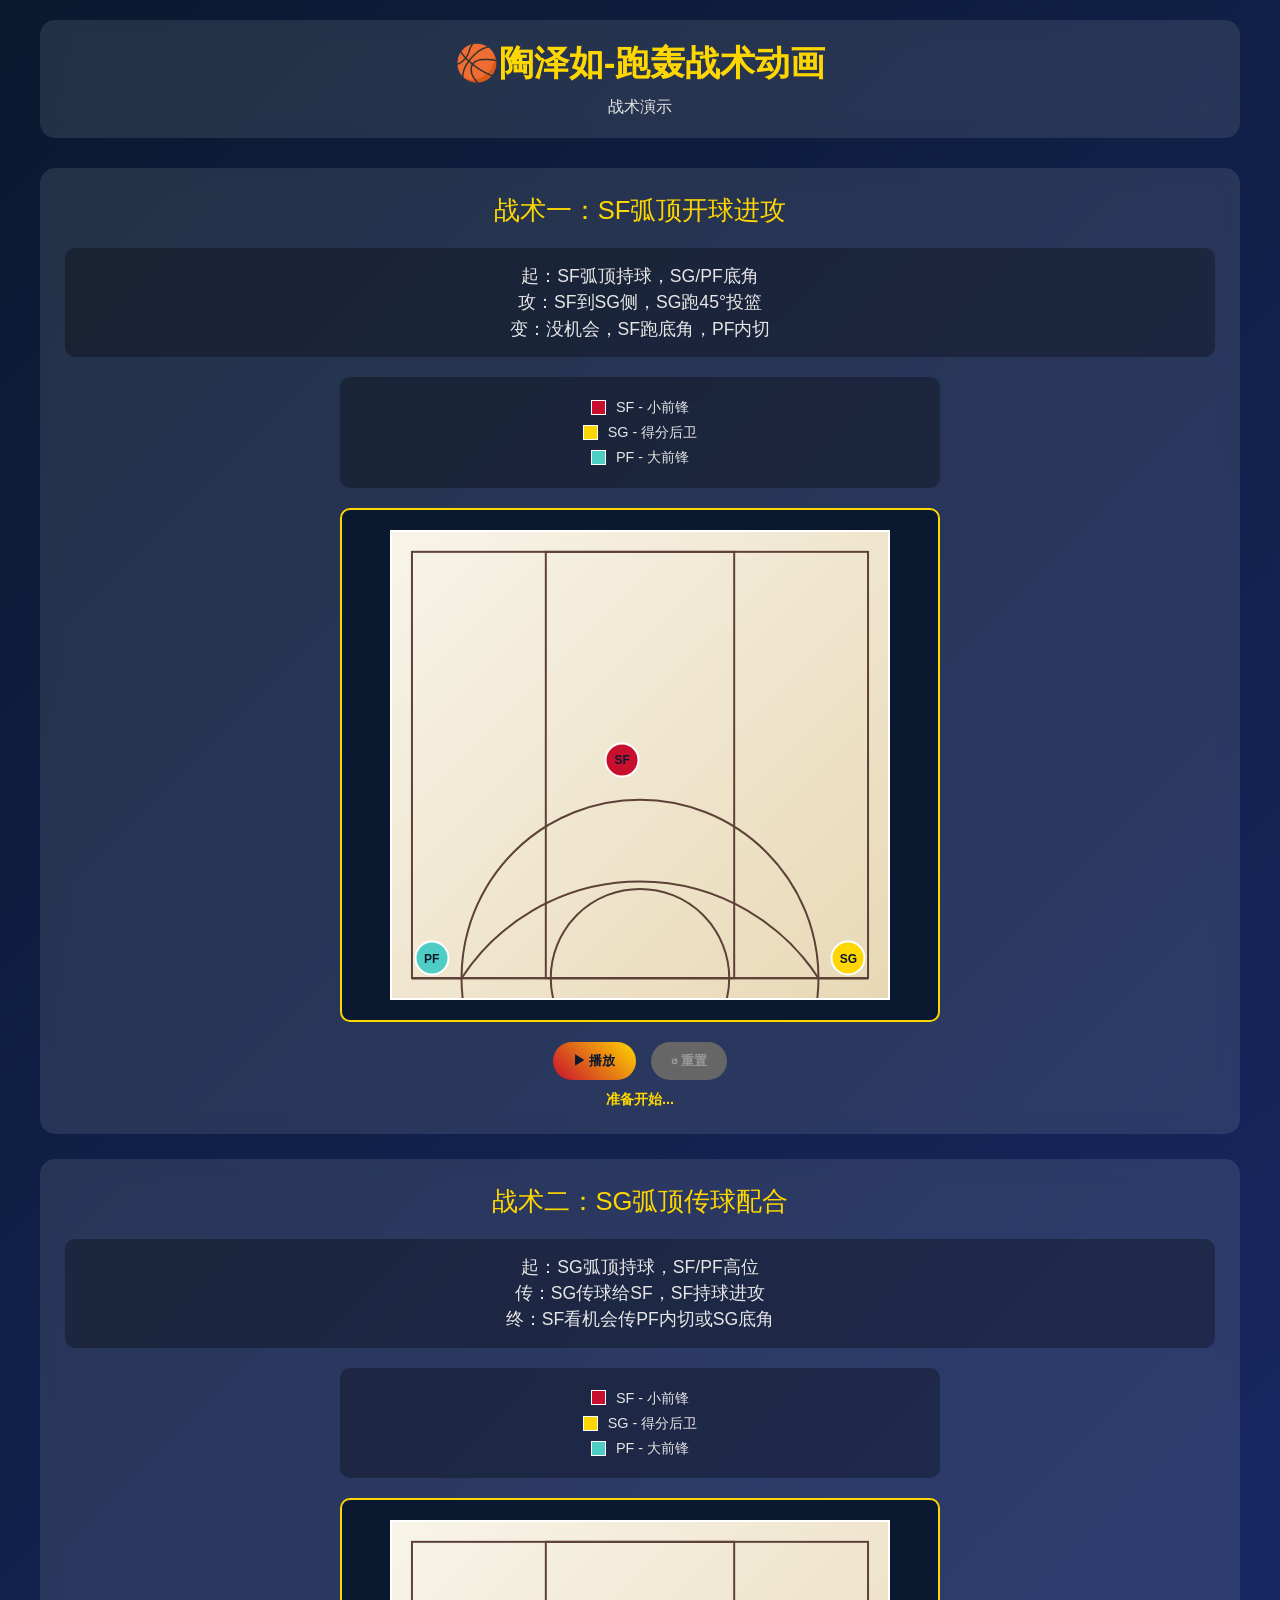
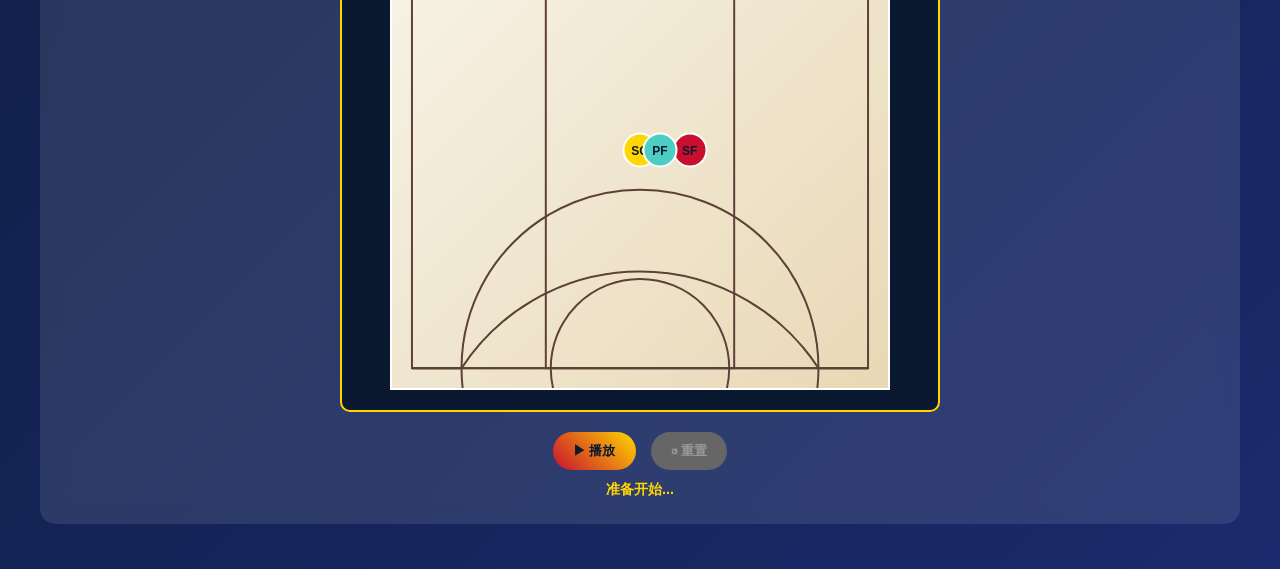
<file: zhanshu.html>
<!DOCTYPE html>
<html lang="zh-CN">
<head>
    <meta charset="UTF-8">
    <meta name="viewport" content="width=device-width, initial-scale=1.0">
    <title>🏀陶泽如-跑轰战术动画</title>
    <style>
        * {
            margin: 0;
            padding: 0;
            box-sizing: border-box;
        }
        
        body {
            font-family: 'Microsoft YaHei', Arial, sans-serif;
            background: linear-gradient(135deg, #0a192f, #1a2a6c);
            color: #E6E6E6;
            min-height: 100vh;
            padding: 20px;
        }
        
        .container {
            max-width: 1200px;
            margin: 0 auto;
        }
        
        .header {
            text-align: center;
            margin-bottom: 30px;
            padding: 20px;
            background: rgba(255, 255, 255, 0.1);
            border-radius: 15px;
            backdrop-filter: blur(10px);
        }
        
        .header h1 {
            font-size: 2.2rem;
            color: #FFD700;
            margin-bottom: 10px;
        }
        
        .specs {
            text-align: center;
            margin-bottom: 20px;
            font-size: 0.9rem;
            color: #C8102E;
        }
        
        .tactic-section {
            background: rgba(255, 255, 255, 0.1);
            padding: 25px;
            border-radius: 15px;
            margin-bottom: 25px;
            backdrop-filter: blur(10px);
            text-align: center;
        }
        
        .tactic-title {
            color: #FFD700;
            margin-bottom: 20px;
            font-size: 1.6rem;
        }
        
        .tactic-desc {
            background: rgba(0, 0, 0, 0.3);
            padding: 15px;
            border-radius: 10px;
            margin-bottom: 20px;
            font-size: 1.1rem;
            line-height: 1.5;
        }
        
        .legend {
            background: rgba(0, 0, 0, 0.3);
            padding: 15px;
            border-radius: 10px;
            margin: 20px auto;
            font-size: 0.9rem;
            line-height: 1.4;
            max-width: 600px;
        }
        
        .legend-item {
            display: flex;
            align-items: center;
            margin: 5px 0;
            justify-content: center;
        }
        
        .legend-color {
            width: 15px;
            height: 15px;
            margin-right: 10px;
            border: 1px solid white;
        }
        
        .court-container {
            background: #0a192f;
            border: 2px solid #FFD700;
            border-radius: 10px;
            padding: 20px;
            margin: 0 auto 20px;
            max-width: 600px;
        }
        
        .nba-half-court {
            width: 500px;
            height: 470px;
            position: relative;
            background: linear-gradient(135deg, #f8f4e9, #e8d8b5);
            border: 2px solid white;
            margin: 0 auto;
        }
        
        /* NBA标准球场线条 - 深棕色 */
        .court-line {
            stroke: #5d4037;
            stroke-width: 2;
            fill: none;
        }
        
        /* NBA标准三分线 */
        .three-point-line {
            stroke: #5d4037;
            stroke-width: 2;
            fill: none;
        }
        
        /* 限制区（油漆区） */
        .restricted-area {
            stroke: #5d4037;
            stroke-width: 2;
            fill: none;
        }
        
        /* 罚球区 */
        .free-throw-area {
            stroke: #5d4037;
            stroke-width: 2;
            fill: none;
        }
        
        /* 球员定位容器 - 使用相对定位 */
        .player-container {
            position: absolute;
            width: 100%;
            height: 100%;
            top: 0;
            left: 0;
        }
        
        .player {
            position: absolute;
            width: 35px;
            height: 35px;
            border-radius: 50%;
            display: flex;
            align-items: center;
            justify-content: center;
            font-weight: bold;
            font-size: 12px;
            color: #0a192f;
            border: 2px solid white;
            transition: all 2s ease;
            z-index: 10;
            /* 使用 transform 进行精确定位，避免布局偏移 */
            transform: translate(-50%, -50%);
        }
        
        .sf { background: #C8102E; }
        .sg { background: #FFD700; }
        .pf { background: #4ECDC4; }
        
        .controls {
            display: flex;
            gap: 15px;
            justify-content: center;
            margin-top: 15px;
            flex-wrap: wrap;
        }
        
        .btn {
            padding: 10px 20px;
            border: none;
            border-radius: 25px;
            font-weight: bold;
            cursor: pointer;
            transition: transform 0.2s;
            background: linear-gradient(45deg, #C8102E, #FFD700);
            color: #0a192f;
        }
        
        .btn:hover {
            transform: scale(1.05);
        }
        
        .btn:disabled {
            background: #666;
            color: #999;
            cursor: not-allowed;
            transform: none;
        }
        
        .phase-text {
            margin-top: 10px;
            font-size: 0.9rem;
            color: #FFD700;
            font-weight: bold;
        }
        
        /* 动画关键帧 - 战术一NBA标准版 */
        @keyframes tactic1Phase1 {
            0% { left: 46.4%; top: 48.9%; }
            100% { left: 64%; top: 59.6%; }
        }
        
        @keyframes tactic1Phase2 {
            0% { left: 92%; top: 91.5%; }
            100% { left: 64%; top: 59.6%; }
        }
        
        @keyframes tactic1Phase3 {
            0% { left: 3.2%; top: 91.5%; }
            100% { left: 44%; top: 91.5%; }
        }
        
        @keyframes tactic1Phase4 {
            0% { left: 64%; top: 59.6%; }
            100% { left: 92%; top: 91.5%; }
        }
        
        /* 动画关键帧 - 战术二NBA标准版 */
        @keyframes tactic2Phase1 {
            0% { left: 50%; top: 48.9%; }
            100% { left: 50%; top: 48.9%; }
        }
        
        @keyframes tactic2Phase2 {
            0% { left: 50%; top: 48.9%; }
            100% { left: 64%; top: 59.6%; }
        }
        
        @keyframes tactic2Phase3 {
            0% { left: 54%; top: 48.9%; }
            100% { left: 50%; top: 85.1%; }
        }
        
        @keyframes tactic2Phase4 {
            0% { left: 64%; top: 59.6%; }
            100% { left: 92%; top: 91.5%; }
        }
        
        .animate-t1-p1 { animation: tactic1Phase1 2s forwards; }
        .animate-t1-p2 { animation: tactic1Phase2 2s forwards; }
        .animate-t1-p3 { animation: tactic1Phase3 2s forwards; }
        .animate-t1-p4 { animation: tactic1Phase4 2s forwards; }
        
        .animate-t2-p1 { animation: tactic2Phase1 0.5s forwards; }
        .animate-t2-p2 { animation: tactic2Phase2 2s forwards; }
        .animate-t2-p3 { animation: tactic2Phase3 2s forwards; }
        .animate-t2-p4 { animation: tactic2Phase4 2s forwards; }
        
        /* 响应式设计 */
        @media (max-width: 768px) {
            body {
                padding: 15px;
            }
            
            .container {
                max-width: 100%;
            }
            
            .header h1 {
                font-size: 1.8rem;
            }
            
            .tactic-section {
                padding: 20px 15px;
                margin-bottom: 20px;
            }
            
            .tactic-title {
                font-size: 1.4rem;
                margin-bottom: 15px;
            }
            
            .tactic-desc {
                padding: 12px;
                margin-bottom: 15px;
                font-size: 1rem;
            }
            
            .legend {
                margin: 15px auto;
                padding: 12px;
                max-width: 90%;
            }
            
            .court-container {
                padding: 15px;
                margin: 0 auto 15px;
            }
            
            .nba-half-court {
                width: 100%;
                max-width: 400px;
                height: auto;
                aspect-ratio: 500/470;
            }
            
            .player {
                width: 6.5%;
                height: auto;
                aspect-ratio: 1/1;
                font-size: 2.2%;
            }
            
            .controls {
                gap: 10px;
                margin-top: 10px;
            }
            
            .btn {
                padding: 8px 16px;
                font-size: 0.9rem;
            }
            
            .phase-text {
                margin-top: 8px;
                font-size: 0.85rem;
            }
            
            .corner-marker {
                width: 1.5%;
                height: auto;
                aspect-ratio: 1/1;
            }
            
            .corner-label {
                font-size: 2%;
            }
        }
        
        @media (max-width: 600px) {
            body {
                padding: 10px;
            }
            
            .header {
                padding: 15px;
                margin-bottom: 20px;
            }
            
            .header h1 {
                font-size: 1.5rem;
            }
            
            .specs {
                font-size: 0.8rem;
            }
            
            .tactic-section {
                padding: 15px 10px;
                margin-bottom: 15px;
            }
            
            .tactic-title {
                font-size: 1.2rem;
                margin-bottom: 12px;
            }
            
            .tactic-desc {
                padding: 10px;
                margin-bottom: 12px;
                font-size: 0.95rem;
            }
            
            .legend {
                margin: 12px auto;
                padding: 8px;
                font-size: 0.85rem;
            }
            
            .legend-color {
                width: 12px;
                height: 12px;
                margin-right: 8px;
            }
            
            .court-container {
                padding: 10px;
                margin: 0 auto 12px;
            }
            
            .nba-half-court {
                max-width: 320px;
            }
            
            .player {
                width: 7%;
                font-size: 2.5%;
            }
            
            .controls {
                gap: 8px;
                margin-top: 8px;
            }
            
            .btn {
                padding: 6px 12px;
                font-size: 0.85rem;
            }
            
            .phase-text {
                margin-top: 6px;
                font-size: 0.8rem;
            }
            
            .corner-marker {
                width: 1.8%;
            }
            
            .corner-label {
                font-size: 2.2%;
            }
        }
        
        @media (max-width: 400px) {
            .header h1 {
                font-size: 1.3rem;
            }
            
            .tactic-title {
                font-size: 1.1rem;
            }
            
            .nba-half-court {
                max-width: 280px;
            }
            
            .player {
                width: 7.5%;
                font-size: 2.8%;
            }
            
            .btn {
                padding: 5px 10px;
                font-size: 0.8rem;
            }
            
            .legend {
                font-size: 0.8rem;
            }
            
            .corner-label {
                font-size: 2.4%;
            }
        }
        
        /* 触摸设备优化 */
        @media (hover: none) and (pointer: coarse) {
            .btn {
                min-height: 44px;
                min-width: 44px;
                padding: 12px 20px;
            }
            
            .player {
                touch-action: manipulation;
            }
        }
    </style>
</head>
<body>
    <div class="container">
        <div class="header">
            <h1>🏀陶泽如-跑轰战术动画</h1>
            <p>战术演示</p>
            <!-- <div class="specs">
                <strong>NBA半场标准：</strong>边线28.65m × 底线15.24m | 三分线7.24m | 罚球线4.57m
            </div> -->
        </div>

        <!-- 战术一：NBA标准版 -->
        <div class="tactic-section">
            <div class="tactic-title">战术一：SF弧顶开球进攻</div>
            <div class="tactic-desc">
                起：SF弧顶持球，SG/PF底角<br>
                攻：SF到SG侧，SG跑45°投篮<br>
                变：没机会，SF跑底角，PF内切
            </div>
            
            <div class="legend">
                <div class="legend-item">
                    <div class="legend-color" style="background: #C8102E;"></div>
                    <span>SF - 小前锋</span>
                </div>
                <div class="legend-item">
                    <div class="legend-color" style="background: #FFD700;"></div>
                    <span>SG - 得分后卫</span>
                </div>
                <div class="legend-item">
                    <div class="legend-color" style="background: #4ECDC4;"></div>
                    <span>PF - 大前锋</span>
                </div>
            </div>
            
            <div class="court-container">
                <div class="nba-half-court" id="court1">
                    <svg width="100%" height="100%" viewBox="0 0 500 470">
                        <!-- 外框 - NBA标准半场 -->
                        <rect x="20" y="20" width="460" height="430" class="court-line"/>
                        
                        <!-- 底角连线 -->
                        <line x1="20" y1="450" x2="480" y2="450" class="court-line"/>
                        
                        <!-- NBA标准三分线 -->
                        <path d="M 70 450 A 215 215 0 0 1 430 450" class="three-point-line"/>
                        <line x1="70" y1="450" x2="20" y2="450" class="three-point-line"/>
                        <line x1="430" y1="450" x2="480" y2="450" class="three-point-line"/>
                        
                        <!-- 限制区 -->
                        <rect x="155" y="20" width="190" height="430" class="restricted-area"/>
                        
                        <!-- 罚球区 -->
                        <circle cx="250" cy="450" r="180" class="free-throw-area"/>
                        <!-- <line x1="155" y1="200" x2="345" y2="260" class="free-throw-area"/> -->
                        
                        <!-- 中圈上半部分 -->
                        <circle cx="250" cy="450" r="90" class="court-line"/>
                    </svg>
                    
                    <!-- 底角标记 -->
                    <!-- <div class="corner-marker" style="left: 3.2%; top: 94.9%;"></div>
                    <div class="corner-label" style="left: 0.4%; top: 91.5%;">左底角</div>
                    
                    <div class="corner-marker" style="left: 95.2%; top: 94.9%;"></div>
                    <div class="corner-label" style="left: 92%; top: 91.5%;">右底角</div> -->
                    
                    <!-- 球员容器 -->
                    <div class="player-container">
                        <!-- 初始位置：SF弧顶，SG/PF底角 -->
                        <div class="player sf" id="t1-sf" style="left: 46.4%; top: 48.9%;">SF</div>
                        <div class="player sg" id="t1-sg" style="left: 92%; top: 91.5%;">SG</div>
                        <div class="player pf" id="t1-pf" style="left: 8%; top: 91.5%;">PF</div>
                    </div>
                </div>
            </div>
            
            <div class="controls">
                <button class="btn" id="t1-play">▶ 播放</button>
                <button class="btn" id="t1-reset" disabled>↺ 重置</button>
            </div>
            
            <div class="phase-text" id="t1-phase">准备开始...</div>
        </div>

        <!-- 战术二：NBA标准版 -->
        <div class="tactic-section">
            <div class="tactic-title">战术二：SG弧顶传球配合</div>
            <div class="tactic-desc">
                起：SG弧顶持球，SF/PF高位<br>
                传：SG传球给SF，SF持球进攻<br>
                终：SF看机会传PF内切或SG底角
            </div>
            
            <div class="legend">
                <div class="legend-item">
                    <div class="legend-color" style="background: #C8102E;"></div>
                    <span>SF - 小前锋</span>
                </div>
                <div class="legend-item">
                    <div class="legend-color" style="background: #FFD700;"></div>
                    <span>SG - 得分后卫</span>
                </div>
                <div class="legend-item">
                    <div class="legend-color" style="background: #4ECDC4;"></div>
                    <span>PF - 大前锋</span>
                </div>
            </div>
            
            <div class="court-container">
                <div class="nba-half-court" id="court2">
                    <svg width="100%" height="100%" viewBox="0 0 500 470">
                        <!-- 外框 - NBA标准半场 -->
                        <rect x="20" y="20" width="460" height="430" class="court-line"/>
                        
                        <!-- 底角连线 -->
                        <line x1="20" y1="450" x2="480" y2="450" class="court-line"/>
                        
                        <!-- NBA标准三分线 -->
                        <path d="M 70 450 A 215 215 0 0 1 430 450" class="three-point-line"/>
                        <line x1="70" y1="450" x2="20" y2="450" class="three-point-line"/>
                        <line x1="430" y1="450" x2="480" y2="450" class="three-point-line"/>
                        
                        <!-- 限制区 -->
                        <rect x="155" y="20" width="190" height="430" class="restricted-area"/>
                        
                        <!-- 罚球区 -->
                        <circle cx="250" cy="450" r="180" class="free-throw-area"/>
                        <!-- <line x1="155" y1="260" x2="345" y2="260" class="free-throw-area"/> -->
                        
                        <!-- 中圈上半部分 -->
                        <circle cx="250" cy="450" r="90" class="court-line"/>
                    </svg>
                    
                    <!-- 底角标记 -->
                    <!-- <div class="corner-marker" style="left: 3.2%; top: 94.9%;"></div>
                    <div class="corner-label" style="left: 0.4%; top: 91.5%;">左底角</div>
                    
                    <div class="corner-marker" style="left: 95.2%; top: 94.9%;"></div>
                    <div class="corner-label" style="left: 92%; top: 91.5%;">右底角</div> -->
                    
                    <!-- 球员容器 -->
                    <div class="player-container">
                        <!-- 初始位置：SG弧顶持球，SF/PF高位 -->
                        <div class="player sg" id="t2-sg" style="left: 50%; top: 48.9%;">SG</div>
                        <div class="player sf" id="t2-sf" style="left: 60%; top: 48.9%;">SF</div>
                        <div class="player pf" id="t2-pf" style="left: 54%; top: 48.9%;">PF</div>
                    </div>
                </div>
            </div>
            
            <div class="controls">
                <button class="btn" id="t2-play">▶ 播放</button>
                <button class="btn" id="t2-reset" disabled>↺ 重置</button>
            </div>
            
            <div class="phase-text" id="t2-phase">准备开始...</div>
        </div>
    </div>

    <script>
        // 战术动画控制逻辑
        document.addEventListener('DOMContentLoaded', function() {
            console.log('NBA标准战术动画页面已加载');
            console.log('结合了NBA标准半场绘图和精准战术动画');
            
            // 战术一控制（NBA标准版）
            let tactic1Playing = false;
            
            function playTactic1() {
                if (tactic1Playing) return;
                
                tactic1Playing = true;
                const playBtn = document.getElementById('t1-play');
                const resetBtn = document.getElementById('t1-reset');
                const phaseText = document.getElementById('t1-phase');
                
                if (playBtn && resetBtn && phaseText) {
                    playBtn.disabled = true;
                    resetBtn.disabled = true;
                    phaseText.textContent = '执行中...';
                    
                    const sfElement = document.getElementById('t1-sf');
                    const sgElement = document.getElementById('t1-sg');
                    const pfElement = document.getElementById('t1-pf');
                    
                    // 阶段1: SF向SG侧移动
                    if (sfElement) {
                        sfElement.classList.add('animate-t1-p1');
                    }
                    
                    // 阶段2: SG从右底角跑向45°
                    if (sgElement) {
                        sgElement.classList.add('animate-t1-p2');
                    }
                    
                    // 阶段3: PF从左底角内切到篮板下
                    if (pfElement) {
                        pfElement.classList.add('animate-t1-p3');
                    }
                    
                    // 阶段4: 如果没机会，SF跑回右底角
                    setTimeout(() => {
                        if (sfElement) {
                            sfElement.classList.remove('animate-t1-p1');
                            sfElement.classList.add('animate-t1-p4');
                        }
                    }, 1000);
                    
                    // 动画完成后
                    setTimeout(() => {
                        if (phaseText && resetBtn) {
                            phaseText.textContent = '✅ 执行完成！';
                            resetBtn.disabled = false;
                        }
                        tactic1Playing = false;
                    }, 2000);
                }
            }
            
            function resetTactic1() {
                const elements = ['t1-sf', 't1-sg', 't1-pf'];
                elements.forEach(id => {
                    const element = document.getElementById(id);
                    if (element) {
                        element.className = element.className.replace(/animate-\w+/g, '').trim();
                    }
                });
                
                // 重置位置
                const sfElement = document.getElementById('t1-sf');
                const sgElement = document.getElementById('t1-sg');
                const pfElement = document.getElementById('t1-pf');
                const phaseText = document.getElementById('t1-phase');
                const playBtn = document.getElementById('t1-play');
                const resetBtn = document.getElementById('t1-reset');
                
                if (sfElement) {
                    sfElement.style.left = '46.4%';
                    sfElement.style.top = '48.9%';
                }
                if (sgElement) {
                    sgElement.style.left = '92%';
                    sgElement.style.top = '91.5%';
                }
                if (pfElement) {
                    pfElement.style.left = '8%';
                    pfElement.style.top = '91.5%';
                }
                
                if (phaseText && playBtn && resetBtn) {
                    phaseText.textContent = '已重置';
                    playBtn.disabled = false;
                    resetBtn.disabled = true;
                }
            }
            
            // 战术二控制（NBA标准版）
            let tactic2Playing = false;
            
            function playTactic2() {
                if (tactic2Playing) return;
                
                tactic2Playing = true;
                const playBtn = document.getElementById('t2-play');
                const resetBtn = document.getElementById('t2-reset');
                const phaseText = document.getElementById('t2-phase');
                
                if (playBtn && resetBtn && phaseText) {
                    playBtn.disabled = true;
                    resetBtn.disabled = true;
                    phaseText.textContent = '执行中...';
                    
                    const sgElement = document.getElementById('t2-sg');
                    const sfElement = document.getElementById('t2-sf');
                    const pfElement = document.getElementById('t2-pf');
                    
                    // 阶段2: SF持球向右侧进攻
                    setTimeout(() => {
                        if (sfElement) {
                            sfElement.classList.add('animate-t2-p2');
                        }
                    }, 500);
                    
                    // 阶段3: PF内切到篮板下
                    setTimeout(() => {
                        if (pfElement) {
                            pfElement.classList.add('animate-t2-p3');
                        }
                    }, 500);
                    
                    // 阶段4: SG跑向右底角准备接球
                    setTimeout(() => {
                        if (sgElement) {
                            sgElement.classList.add('animate-t2-p4');
                        }
                    }, 1000);
                    
                    // 动画完成后
                    setTimeout(() => {
                        if (phaseText && resetBtn) {
                            phaseText.textContent = '✅ 执行完成！';
                            resetBtn.disabled = false;
                        }
                        tactic2Playing = false;
                    }, 2500);
                }
            }
            
            function resetTactic2() {
                const elements = ['t2-sg', 't2-sf', 't2-pf'];
                elements.forEach(id => {
                    const element = document.getElementById(id);
                    if (element) {
                        element.className = element.className.replace(/animate-\w+/g, '').trim();
                    }
                });
                
                // 重置位置
                const sgElement = document.getElementById('t2-sg');
                const sfElement = document.getElementById('t2-sf');
                const pfElement = document.getElementById('t2-pf');
                const phaseText = document.getElementById('t2-phase');
                const playBtn = document.getElementById('t2-play');
                const resetBtn = document.getElementById('t2-reset');
                
                if (sgElement) {
                    sgElement.style.left = '50%';
                    sgElement.style.top = '48.9%';
                }
                if (sfElement) {
                    sfElement.style.left = '60%';
                    sfElement.style.top = '48.9%';
                }
                if (pfElement) {
                    pfElement.style.left = '54%';
                    pfElement.style.top = '48.9%';
                }
                
                if (phaseText && playBtn && resetBtn) {
                    phaseText.textContent = '已重置';
                    playBtn.disabled = false;
                    resetBtn.disabled = true;
                }
            }
            
            // 绑定事件监听器
            const t1PlayBtn = document.getElementById('t1-play');
            const t1ResetBtn = document.getElementById('t1-reset');
            const t2PlayBtn = document.getElementById('t2-play');
            const t2ResetBtn = document.getElementById('t2-reset');
            
            if (t1PlayBtn) {
                t1PlayBtn.addEventListener('click', playTactic1);
            }
            if (t1ResetBtn) {
                t1ResetBtn.addEventListener('click', resetTactic1);
            }
            if (t2PlayBtn) {
                t2PlayBtn.addEventListener('click', playTactic2);
            }
            if (t2ResetBtn) {
                t2ResetBtn.addEventListener('click', resetTactic2);
            }
        });
    </script>
</body>
</html>
</file>
<file: style.css>
/**
 * ===========================================
 * 苍穹俱乐部官网 - 样式表
 * ===========================================
 * 版本：2.2
 * 最后更新：2026-10-19
 * 更新内容：
 *   - 全明星 MVP 多人展示优化
 *   - 荣誉殿堂间距 & 表格紧凑化优化
 */


/* ===== 1. CSS Variables ===== */

:root {
    --lakers-purple: #552583;
    --lakers-gold: #FDB927;
    --blood-red: #C9082A;
    --dark-bg: #0a0a0f;
    --darker-bg: #050508;
    --card-bg: #12121a;
    --text-primary: #ffffff;
    --text-secondary: #b8b8c8;
    --gradient-purple: linear-gradient(135deg, #552583 0%, #7c3a99 100%);
    --gradient-gold: linear-gradient(135deg, #FDB927 0%, #ffb700 100%);
    --gradient-fire: linear-gradient(135deg, #C9082A 0%, #ff4444 100%);
    --shadow-lg: 0 20px 60px rgba(0, 0, 0, 0.4);
    --shadow-glow: 0 0 40px rgba(253, 185, 39, 0.3);
}


/* ===== 2. Reset & Base ===== */

* {
    margin: 0;
    padding: 0;
    box-sizing: border-box;
}

html {
    scroll-behavior: smooth;
    scroll-padding-top: 80px;
}

body {
    font-family: -apple-system, BlinkMacSystemFont, "Segoe UI", "Microsoft YaHei", "微软雅黑", sans-serif;
    background: var(--dark-bg);
    color: var(--text-primary);
    line-height: 1.8;
    overflow-x: hidden;
    -webkit-font-smoothing: antialiased;
    -moz-osx-font-smoothing: grayscale;
    text-rendering: optimizeLegibility;
}

.skip-link:focus {
    position: fixed;
    left: 20px;
    top: 20px;
    width: auto;
    height: auto;
    padding: 12px 24px;
    background: var(--lakers-gold);
    color: var(--lakers-purple);
    font-weight: 700;
    z-index: 99999;
    overflow: visible;
    text-decoration: none;
    border-radius: 8px;
    box-shadow: 0 4px 20px rgba(253, 185, 39, 0.4);
}

a:focus,
button:focus,
[tabindex]:focus {
    outline: 3px solid var(--lakers-gold);
    outline-offset: 2px;
}

@media (prefers-reduced-motion: reduce) {
    *,
    *::before,
    *::after {
        animation-duration: 0.01ms !important;
        animation-iteration-count: 1 !important;
        transition-duration: 0.01ms !important;
        scroll-behavior: auto !important;
    }
}

@media print {
    .navbar,
    .back-to-top,
    .loading-screen,
    .scroll-progress,
    .snake-trail,
    .video-tabs,
    .honor-search-container {
        display: none !important;
    }
    body {
        background: white;
        color: black;
    }
    a {
        text-decoration: underline;
    }
}

.hero,
.navbar,
.back-to-top {
    will-change: transform;
}

.particle,
.shooting-star,
.starry-sky {
    will-change: transform, opacity;
    transform: translateZ(0);
    backface-visibility: hidden;
}

.table-responsive {
    contain: layout style paint;
}


/* ===== 全国联赛分组样式 ===== */

.league-round-header {
    background: linear-gradient(90deg, rgba(201, 8, 42, 0.2) 0%, rgba(85, 37, 131, 0.15) 50%, rgba(201, 8, 42, 0.2) 100%);
    border-left: 4px solid var(--blood-red);
    border-right: 4px solid var(--blood-red);
}

.league-round-header td {
    padding: 15px 20px !important;
    text-align: center;
    background: transparent !important;
}

.round-badge {
    display: inline-block;
    background: linear-gradient(135deg, var(--blood-red) 0%, #ff4444 100%);
    color: white;
    padding: 6px 20px;
    border-radius: 20px;
    font-weight: 800;
    font-size: 0.95rem;
    letter-spacing: 1px;
    box-shadow: 0 4px 15px rgba(201, 8, 42, 0.4);
    margin-right: 15px;
}

.round-season {
    display: inline-block;
    color: var(--lakers-gold);
    font-weight: 700;
    font-size: 0.9rem;
    background: rgba(253, 185, 39, 0.1);
    padding: 6px 15px;
    border-radius: 15px;
    border: 1px solid rgba(253, 185, 39, 0.3);
}

.league-row {
    transition: all 0.3s ease;
}

.league-row[data-round] {
    border-left: 3px solid transparent;
}

.league-row[data-round="1"] {
    border-left-color: rgba(201, 8, 42, 0.5);
}

.league-row[data-round="2"] {
    border-left-color: rgba(201, 8, 42, 0.6);
}

.league-row[data-round="3"] {
    border-left-color: rgba(201, 8, 42, 0.7);
}

.league-row[data-round="4"] {
    border-left-color: rgba(201, 8, 42, 0.8);
}

.league-round-header+.league-row {
    border-top: 2px solid rgba(201, 8, 42, 0.3);
}

.league-row:nth-of-type(3n+1) {
    background: rgba(201, 8, 42, 0.08) !important;
}

.league-row:nth-of-type(3n+2) {
    background: rgba(201, 8, 42, 0.12) !important;
}

.league-row:nth-of-type(3n+3) {
    background: rgba(201, 8, 42, 0.16) !important;
}


/* 金银铜牌排名样式增强 */

.honor-table tbody tr.gold {
    background: linear-gradient(90deg, rgba(253, 185, 39, 0.15) 0%, rgba(253, 185, 39, 0.08) 100%) !important;
    border-left: 4px solid var(--lakers-gold);
}

.honor-table tbody tr.gold:hover {
    background: linear-gradient(90deg, rgba(253, 185, 39, 0.25) 0%, rgba(253, 185, 39, 0.15) 100%) !important;
    box-shadow: 0 4px 15px rgba(253, 185, 39, 0.2);
}

.honor-table tbody tr.silver {
    background: linear-gradient(90deg, rgba(192, 192, 192, 0.15) 0%, rgba(192, 192, 192, 0.08) 100%) !important;
    border-left: 4px solid #c0c0c0;
}

.honor-table tbody tr.silver:hover {
    background: linear-gradient(90deg, rgba(192, 192, 192, 0.25) 0%, rgba(192, 192, 192, 0.15) 100%) !important;
    box-shadow: 0 4px 15px rgba(192, 192, 192, 0.2);
}

.honor-table tbody tr.bronze {
    background: linear-gradient(90deg, rgba(205, 127, 50, 0.15) 0%, rgba(205, 127, 50, 0.08) 100%) !important;
    border-left: 4px solid #cd7f32;
}

.honor-table tbody tr.bronze:hover {
    background: linear-gradient(90deg, rgba(205, 127, 50, 0.25) 0%, rgba(205, 127, 50, 0.15) 100%) !important;
    box-shadow: 0 4px 15px rgba(205, 127, 50, 0.2);
}


/* ===== Loading Screen ===== */

.loading-screen {
    position: fixed;
    top: 0;
    left: 0;
    width: 100%;
    height: 100%;
    background: var(--darker-bg);
    display: flex;
    align-items: center;
    justify-content: center;
    z-index: 10000;
    transition: opacity 0.5s ease, visibility 0.5s ease;
}

.loading-screen.hidden {
    opacity: 0;
    visibility: hidden;
}

.loading-basketball {
    font-size: 4rem;
    animation: loadingBounce 1s ease-in-out infinite;
}

@keyframes loadingBounce {
    0%,
    100% {
        transform: translateY(0) scale(1);
    }
    50% {
        transform: translateY(-30px) scale(1.1);
    }
}

.loading-text {
    position: absolute;
    bottom: 20%;
    font-size: 1.2rem;
    color: var(--lakers-gold);
    animation: pulse 1.5s ease-in-out infinite;
}


/* ===== Scroll Progress Bar ===== */

.scroll-progress {
    position: fixed;
    top: 0;
    left: 0;
    height: 3px;
    background: var(--gradient-gold);
    z-index: 10001;
    transition: width 0.1s ease;
}


/* ===== Navigation Bar ===== */

.navbar {
    position: fixed;
    top: 0;
    left: 0;
    right: 0;
    background: rgba(10, 10, 15, 0.98);
    backdrop-filter: blur(10px);
    z-index: 10000;
    border-bottom: 1px solid rgba(85, 37, 131, 0.3);
    transition: all 0.3s ease;
    box-shadow: 0 2px 20px rgba(0, 0, 0, 0.3);
}

.navbar.scrolled {
    background: rgba(5, 5, 8, 0.98);
    box-shadow: 0 5px 30px rgba(0, 0, 0, 0.5);
    border-bottom-color: rgba(253, 185, 39, 0.5);
}

.nav-container {
    max-width: 1400px;
    margin: 0 auto;
    padding: 12px 30px;
    display: flex;
    justify-content: space-between;
    align-items: center;
    gap: 20px;
}

.nav-logo {
    display: flex;
    align-items: center;
    gap: 10px;
    font-size: 1.4rem;
    font-weight: 700;
    color: var(--lakers-gold);
    cursor: pointer;
    transition: transform 0.3s;
    flex-shrink: 0;
}

.nav-logo:hover {
    transform: scale(1.05);
}

.nav-text {
    background: var(--gradient-gold);
    -webkit-background-clip: text;
    -webkit-text-fill-color: transparent;
    background-clip: text;
}

.nav-menu {
    display: flex;
    list-style: none;
    gap: 8px;
    margin: 0;
    padding: 0;
    flex: 1;
    justify-content: center;
}

.nav-menu li {
    position: relative;
}

.nav-menu a {
    color: var(--text-primary);
    text-decoration: none;
    font-weight: 600;
    padding: 10px 18px;
    border-radius: 8px;
    transition: all 0.3s ease;
    display: block;
    font-size: 0.95rem;
}

.nav-menu a::after {
    content: '';
    position: absolute;
    bottom: 0;
    left: 50%;
    transform: translateX(-50%);
    width: 0;
    height: 3px;
    background: var(--gradient-gold);
    transition: width 0.3s ease;
    border-radius: 2px 2px 0 0;
}

.nav-menu a:hover {
    color: var(--lakers-gold);
    background: rgba(253, 185, 39, 0.1);
}

.nav-menu a:hover::after {
    width: 80%;
}

.nav-menu a.active {
    color: var(--lakers-gold);
    background: rgba(253, 185, 39, 0.15);
}

.nav-menu a.active::after {
    width: 80%;
}

.nav-quick-links {
    display: flex;
    align-items: center;
    gap: 6px;
    flex-shrink: 0;
    margin-left: auto;
}

.quick-link {
    padding: 8px 16px;
    background: rgba(85, 37, 131, 0.15);
    border: 1px solid transparent;
    border-radius: 8px;
    color: var(--text-secondary);
    font-size: 0.85rem;
    font-weight: 600;
    cursor: pointer;
    transition: all 0.25s cubic-bezier(0.4, 0, 0.2, 1);
    position: relative;
    overflow: hidden;
}

.quick-link::before {
    content: '';
    position: absolute;
    top: 0;
    left: -100%;
    width: 100%;
    height: 100%;
    background: linear-gradient(90deg, transparent, rgba(253, 185, 39, 0.15), transparent);
    transition: left 0.5s ease;
}

.quick-link:hover::before {
    left: 100%;
}

.quick-link:hover {
    background: rgba(253, 185, 39, 0.1);
    border-color: rgba(253, 185, 39, 0.3);
    color: var(--lakers-gold);
    transform: translateY(-2px);
    box-shadow: 0 4px 12px rgba(253, 185, 39, 0.15);
}

.quick-link.active {
    background: var(--gradient-gold);
    border-color: var(--lakers-gold);
    color: var(--lakers-purple);
    font-weight: 700;
    box-shadow: 0 4px 12px rgba(253, 185, 39, 0.3);
}

.quick-link:active {
    transform: translateY(0) scale(0.96);
}

@media (max-width: 768px) {
    .nav-container {
        padding: 10px 15px;
    }
    .nav-logo {
        font-size: 1.2rem;
    }
    .nav-menu {
        position: fixed;
        top: 60px;
        left: -100%;
        width: 100%;
        background: rgba(10, 10, 15, 0.98);
        flex-direction: column;
        padding: 20px;
        gap: 10px;
        transition: left 0.3s ease;
        border-bottom: 1px solid rgba(85, 37, 131, 0.3);
    }
    .nav-menu.active {
        left: 0;
    }
    .nav-menu a {
        padding: 12px 15px;
        font-size: 1rem;
    }
    .nav-toggle {
        display: flex;
    }
}

.container {
    max-width: 1200px;
    margin: 0 auto;
    padding: 0 20px;
}


/* ===== Hero Section ===== */

.hero {
    position: relative;
    min-height: 100vh;
    display: flex;
    align-items: center;
    justify-content: center;
    overflow: hidden;
    background: var(--darker-bg);
}

.hero::after {
    content: '';
    position: absolute;
    bottom: 0;
    left: 0;
    right: 0;
    height: 100px;
    background: linear-gradient(to bottom, transparent, var(--dark-bg));
    pointer-events: none;
}

.hero-bg {
    position: absolute;
    top: 0;
    left: 0;
    right: 0;
    bottom: 0;
    background: radial-gradient(ellipse at 50% 0%, var(--lakers-purple) 0%, transparent 70%), radial-gradient(ellipse at 80% 50%, var(--blood-red) 0%, transparent 50%), radial-gradient(ellipse at 20% 80%, var(--lakers-gold) 0%, transparent 40%);
    opacity: 0.3;
    animation: pulse 4s ease-in-out infinite;
}

@keyframes pulse {
    0%,
    100% {
        opacity: 0.3;
    }
    50% {
        opacity: 0.5;
    }
}

.hero-overlay {
    position: absolute;
    top: 0;
    left: 0;
    right: 0;
    bottom: 0;
    background: url("data:image/svg+xml,%3Csvg width='60' height='60' viewBox='0 0 60 60' xmlns='http://www.w3.org/2000/svg'%3E%3Cg fill='none' fill-rule='evenodd'%3E%3Cg fill='%23552583' fill-opacity='0.05'%3E%3Cpath d='M36 34v-4h-2v4h-4v2h4v4h2v-4h4v-2h-4zm0-30V0h-2v4h-4v2h4v4h2V6h4V4h-4zM6 34v-4H4v4H0v2h4v4h2v-4h4v-2H6zM6 4V0H4v4H0v2h4v4h2V6h4V4H6z'/%3E%3C/g%3E%3C/g%3E%3C/svg%3E");
}

.particles {
    position: absolute;
    top: 0;
    left: 0;
    width: 100%;
    height: 100%;
    overflow: hidden;
    pointer-events: none;
    z-index: 1;
}

.particle {
    position: absolute;
    background: radial-gradient(circle, var(--lakers-gold) 0%, transparent 70%);
    border-radius: 50%;
    opacity: 0;
    animation: particleFloat 15s infinite, starTwinkle 3s ease-in-out infinite;
}

@keyframes particleFloat {
    0%,
    100% {
        transform: translateY(0) translateX(0);
        opacity: 0;
    }
    10% {
        opacity: 0.3;
    }
    90% {
        opacity: 0.3;
    }
    100% {
        transform: translateY(-100vh) translateX(50px);
        opacity: 0;
    }
}

@keyframes starTwinkle {
    0%,
    100% {
        opacity: 0.2;
        transform: scale(1);
        box-shadow: 0 0 5px rgba(253, 185, 39, 0.3);
    }
    50% {
        opacity: 0.8;
        transform: scale(1.2);
        box-shadow: 0 0 15px rgba(253, 185, 39, 0.8), 0 0 30px rgba(253, 185, 39, 0.4);
    }
}

.shooting-star {
    position: absolute;
    width: 4px;
    height: 4px;
    background: linear-gradient(135deg, var(--lakers-gold), transparent);
    border-radius: 50%;
    box-shadow: 0 0 10px var(--lakers-gold), 0 0 20px var(--lakers-gold);
    animation: shootingStar 3s linear infinite;
    opacity: 0;
}

@keyframes shootingStar {
    0% {
        opacity: 0;
        transform: translateX(0) translateY(0);
    }
    10% {
        opacity: 1;
    }
    30% {
        opacity: 1;
        transform: translateX(-300px) translateY(300px);
    }
    100% {
        opacity: 0;
        transform: translateX(-300px) translateY(300px);
    }
}

.starry-sky {
    position: absolute;
    top: 0;
    left: 0;
    width: 100%;
    height: 100%;
    background-image: radial-gradient(2px 2px at 20px 30px, rgba(253, 185, 39, 0.8), transparent), radial-gradient(2px 2px at 40px 70px, rgba(255, 255, 255, 0.6), transparent), radial-gradient(1px 1px at 90px 40px, rgba(253, 185, 39, 0.7), transparent), radial-gradient(2px 2px at 130px 80px, rgba(255, 255, 255, 0.5), transparent), radial-gradient(1px 1px at 160px 120px, rgba(253, 185, 39, 0.6), transparent), radial-gradient(2px 2px at 200px 50px, rgba(255, 255, 255, 0.7), transparent), radial-gradient(1px 1px at 250px 160px, rgba(253, 185, 39, 0.5), transparent), radial-gradient(2px 2px at 300px 90px, rgba(255, 255, 255, 0.6), transparent), radial-gradient(1px 1px at 350px 200px, rgba(253, 185, 39, 0.7), transparent), radial-gradient(2px 2px at 400px 140px, rgba(255, 255, 255, 0.5), transparent);
    background-size: 450px 300px;
    animation: twinkleSky 5s ease-in-out infinite;
    opacity: 0.6;
    pointer-events: none;
}

@keyframes twinkleSky {
    0%,
    100% {
        opacity: 0.4;
    }
    50% {
        opacity: 0.8;
    }
}

.hero-content {
    position: relative;
    z-index: 10;
    text-align: center;
    padding: 40px 20px;
}

.logo-container {
    margin-bottom: 30px;
}

.logo {
    display: inline-block;
    padding: 20px 40px;
    background: var(--gradient-purple);
    border: 3px solid var(--lakers-gold);
    border-radius: 10px;
    box-shadow: 0 0 30px rgba(85, 37, 131, 0.5), 0 0 60px rgba(253, 185, 39, 0.3);
    animation: glow 2s ease-in-out infinite;
    transition: transform 0.3s, box-shadow 0.3s;
}

.logo:hover {
    transform: scale(1.05);
    box-shadow: 0 0 50px rgba(85, 37, 131, 0.8), 0 0 90px rgba(253, 185, 39, 0.6);
}

.logo-img {
    max-width: 200px;
    height: auto;
    margin-bottom: 30px;
    filter: drop-shadow(0 0 20px rgba(253, 185, 39, 0.4));
    transition: transform 0.3s, filter 0.3s;
    animation: logoFloat 3s ease-in-out infinite;
    cursor: pointer;
}

.logo-img:hover {
    transform: scale(1.1) rotate(5deg);
    filter: drop-shadow(0 0 40px rgba(253, 185, 39, 0.8));
}

@keyframes logoFloat {
    0%,
    100% {
        transform: translateY(0);
    }
    50% {
        transform: translateY(-10px);
    }
}

@keyframes glow {
    0%,
    100% {
        box-shadow: 0 0 30px rgba(85, 37, 131, 0.5), 0 0 60px rgba(253, 185, 39, 0.3);
    }
    50% {
        box-shadow: 0 0 50px rgba(85, 37, 131, 0.8), 0 0 90px rgba(253, 185, 39, 0.5);
    }
}

.logo-text {
    display: block;
    font-size: 3rem;
    font-weight: 900;
    color: var(--lakers-gold);
    text-shadow: 2px 2px 4px rgba(0, 0, 0, 0.5);
}

.logo-sub {
    display: block;
    font-size: 0.9rem;
    color: var(--text-primary);
    letter-spacing: 4px;
    margin-top: 5px;
}

.hero-title {
    font-size: 3.5rem;
    font-weight: 900;
    margin-bottom: 15px;
    background: var(--gradient-gold);
    -webkit-background-clip: text;
    -webkit-text-fill-color: transparent;
    background-clip: text;
    text-shadow: 0 0 30px rgba(253, 185, 39, 0.5);
    animation: slideUp 1s ease-out;
}

@keyframes slideUp {
    from {
        opacity: 0;
        transform: translateY(30px);
    }
    to {
        opacity: 1;
        transform: translateY(0);
    }
}

.hero-subtitle {
    font-size: 1.2rem;
    color: var(--text-secondary);
    margin-bottom: 40px;
    animation: slideUp 1s ease-out 0.2s both;
}

.hero-stats {
    display: flex;
    justify-content: center;
    gap: 40px;
    margin-bottom: 40px;
    animation: slideUp 1s ease-out 0.4s both;
}

.stat {
    text-align: center;
}

.stat-number {
    display: block;
    font-size: 2.5rem;
    font-weight: 900;
    color: var(--lakers-gold);
}

.stat-label {
    font-size: 0.9rem;
    color: var(--text-secondary);
}

.cta-button {
    display: inline-block;
    padding: 15px 40px;
    background: var(--gradient-fire);
    color: white;
    text-decoration: none;
    font-weight: 700;
    border-radius: 50px;
    transition: all 0.3s ease;
    box-shadow: 0 5px 20px rgba(201, 8, 42, 0.4);
    animation: slideUp 1s ease-out 0.6s both, pulse 2s ease-in-out infinite;
    position: relative;
    overflow: hidden;
}

.cta-button::before {
    content: '';
    position: absolute;
    top: 0;
    left: -100%;
    width: 100%;
    height: 100%;
    background: linear-gradient(90deg, transparent, rgba(255, 255, 255, 0.3), transparent);
    transition: left 0.5s ease;
}

.cta-button:hover::before {
    left: 100%;
}

.cta-button:hover {
    transform: translateY(-5px) scale(1.05);
    box-shadow: 0 15px 40px rgba(201, 8, 42, 0.6);
}


/* ===== Mamba Quote Section ===== */

.mamba-quote {
    background: var(--gradient-purple);
    padding: 60px 20px;
    text-align: center;
    position: relative;
    overflow: hidden;
}

.mamba-quote::before {
    content: '🐍';
    position: absolute;
    font-size: 200px;
    opacity: 0.05;
    top: 50%;
    left: 50%;
    transform: translate(-50%, -50%);
    animation: snakePulse 3s ease-in-out infinite;
}

@keyframes snakePulse {
    0%,
    100% {
        opacity: 0.05;
        transform: translate(-50%, -50%) scale(1);
    }
    50% {
        opacity: 0.1;
        transform: translate(-50%, -50%) scale(1.1);
    }
}

.quote-content {
    position: relative;
    z-index: 1;
    max-width: 600px;
    margin: 0 auto;
}

.quote-icon {
    width: 40px;
    height: 40px;
    color: var(--lakers-gold);
    margin-bottom: 20px;
    opacity: 0.5;
}

.quote-text {
    font-size: 1.5rem;
    font-weight: 700;
    font-style: italic;
    margin-bottom: 15px;
    color: var(--text-primary);
}

.quote-author {
    font-size: 1rem;
    color: var(--lakers-gold);
}


/* ===== Section Titles ===== */

.section-title {
    font-size: 2.5rem;
    font-weight: 900;
    text-align: center;
    margin-bottom: 20px;
    display: flex;
    align-items: center;
    justify-content: center;
    gap: 15px;
}

.title-icon {
    font-size: 2rem;
}

.section-desc {
    text-align: center;
    color: var(--text-secondary);
    max-width: 700px;
    margin: 0 auto 50px;
    font-size: 1.1rem;
}


/* ===== Structure Section ===== */

.structure {
    padding: 100px 0;
    background: var(--dark-bg);
}

.structure-content {
    max-width: 900px;
    margin: 0 auto;
}

.structure-president {
    display: flex;
    justify-content: center;
    margin-bottom: 50px;
}

.president-card {
    background: linear-gradient(135deg, rgba(253, 185, 39, 0.15) 0%, rgba(85, 37, 131, 0.1) 100%);
    border: 2px solid var(--lakers-gold);
    border-radius: 20px;
    padding: 40px 60px;
    text-align: center;
    min-width: 280px;
    box-shadow: 0 10px 40px rgba(253, 185, 39, 0.2);
    transition: all 0.3s ease;
}

.president-card:hover {
    transform: translateY(-5px);
    box-shadow: 0 15px 50px rgba(253, 185, 39, 0.3);
}

.structure-organs {
    display: grid;
    grid-template-columns: repeat(2, 1fr);
    gap: 40px;
}

.organ-box {
    background: var(--card-bg);
    border-radius: 20px;
    padding: 35px;
    text-align: center;
    transition: all 0.3s ease;
    min-height: 380px;
    display: flex;
    flex-direction: column;
}

.organ-box.vice-president {
    border: 2px solid var(--lakers-purple);
}

.organ-box.organizer {
    border: 2px solid var(--blood-red);
}

.organ-box:hover {
    transform: translateY(-5px);
}

.organ-box.vice-president:hover {
    box-shadow: 0 15px 40px rgba(85, 37, 131, 0.3);
}

.organ-box.organizer:hover {
    box-shadow: 0 15px 40px rgba(201, 8, 42, 0.3);
}

.organ-header {
    margin-bottom: 25px;
}

.organ-header .role-icon {
    font-size: 3rem;
    display: block;
    margin-bottom: 10px;
}

.organ-header .role-title {
    font-size: 1.5rem;
    font-weight: 900;
    margin: 0;
}

.organ-box.vice-president .role-title {
    background: var(--gradient-purple);
    -webkit-background-clip: text;
    -webkit-text-fill-color: transparent;
    background-clip: text;
}

.organ-box.organizer .role-title {
    background: var(--gradient-fire);
    -webkit-background-clip: text;
    -webkit-text-fill-color: transparent;
    background-clip: text;
}

.role-members {
    display: flex;
    flex-wrap: wrap;
    justify-content: center;
    gap: 10px;
    margin-bottom: 25px;
    flex: 1;
    align-content: center;
}

.member-chip {
    padding: 8px 18px;
    border-radius: 20px;
    font-size: 0.95rem;
    font-weight: 600;
    color: white;
    transition: all 0.3s ease;
    cursor: pointer;
}

.member-chip:hover {
    transform: scale(1.08);
}

.member-chip.vice-president {
    background: var(--gradient-purple);
    border: 1px solid var(--lakers-purple);
}

.member-chip.organizer {
    background: var(--gradient-fire);
    border: 1px solid var(--blood-red);
}

.member-chip.president {
    background: var(--gradient-gold);
    color: var(--lakers-purple);
    font-size: 1.3rem;
    padding: 12px 30px;
}

.role-desc {
    font-size: 0.9rem;
    color: var(--text-secondary);
    line-height: 1.8;
    padding: 15px;
    background: rgba(85, 37, 131, 0.1);
    border-radius: 10px;
    border-left: 3px solid var(--lakers-gold);
    margin-top: auto;
}


/* ===== About Section ===== */

.about {
    padding: 100px 0;
    background: var(--card-bg);
}

.about-content {
    display: grid;
    grid-template-columns: 1fr auto;
    gap: 50px;
    align-items: center;
}

.about-text p {
    margin-bottom: 20px;
    font-size: 1.1rem;
    color: var(--text-secondary);
    line-height: 2;
}

.about-text strong {
    color: var(--lakers-gold);
}

.about-intro {
    font-size: 1.2rem !important;
}

.highlight {
    background: var(--gradient-purple);
    padding: 20px;
    border-radius: 10px;
    border-left: 4px solid var(--lakers-gold);
    color: var(--text-primary) !important;
}

.about-badge {
    flex-shrink: 0;
}

.badge-inner {
    width: 150px;
    height: 150px;
    background: var(--gradient-gold);
    border-radius: 50%;
    display: flex;
    flex-direction: column;
    align-items: center;
    justify-content: center;
    box-shadow: 0 0 40px rgba(253, 185, 39, 0.4);
    animation: rotate 20s linear infinite;
}

@keyframes rotate {
    from {
        transform: rotate(0deg);
    }
    to {
        transform: rotate(360deg);
    }
}

.badge-year {
    font-size: 2rem;
    font-weight: 900;
    color: var(--lakers-purple);
}

.badge-text {
    font-size: 0.9rem;
    color: var(--lakers-purple);
}

.badge-emblem {
    font-size: 2.5rem;
    margin-top: 5px;
}


/* ===== Tournaments Section ===== */

.tournaments {
    padding: 100px 0;
    background: var(--dark-bg);
}

.tournament-grid {
    display: grid;
    grid-template-columns: repeat(3, 1fr);
    gap: 30px;
    margin-top: 50px;
}

.tournament-card {
    position: relative;
    padding: 40px 30px;
    background: var(--card-bg);
    border-radius: 20px;
    text-align: center;
    overflow: hidden;
    transition: all 0.3s ease;
    border: 2px solid transparent;
    transform-style: preserve-3d;
}

.tournament-card::before {
    content: '';
    position: absolute;
    top: -50%;
    left: -50%;
    width: 200%;
    height: 200%;
    background: radial-gradient(circle, rgba(253, 185, 39, 0.1) 0%, transparent 70%);
    opacity: 0;
    transition: opacity 0.4s ease;
    pointer-events: none;
}

.tournament-card:hover::before {
    opacity: 1;
}

.tournament-s {
    border-color: var(--lakers-gold);
}

.tournament-s:hover {
    box-shadow: 0 20px 40px rgba(253, 185, 39, 0.3);
}

.tournament-q {
    border-color: var(--lakers-purple);
}

.tournament-q:hover {
    box-shadow: 0 20px 40px rgba(85, 37, 131, 0.3);
}

.tournament-l {
    border-color: var(--blood-red);
}

.tournament-l:hover {
    box-shadow: 0 20px 40px rgba(201, 8, 42, 0.3);
}

.tournament-icon {
    width: 80px;
    height: 80px;
    margin: 0 auto 20px;
    border-radius: 50%;
    display: flex;
    align-items: center;
    justify-content: center;
    font-size: 2.5rem;
    font-weight: 900;
}

.tournament-s .tournament-icon {
    background: var(--gradient-gold);
    color: var(--lakers-purple);
}

.tournament-q .tournament-icon {
    background: var(--gradient-purple);
    color: var(--lakers-gold);
}

.tournament-l .tournament-icon {
    background: var(--gradient-fire);
    color: white;
}

.tournament-card h3 {
    font-size: 1.5rem;
    margin-bottom: 10px;
}

.tournament-card p {
    color: var(--text-secondary);
}

.tournament-glow {
    position: absolute;
    top: 0;
    left: 0;
    right: 0;
    bottom: 0;
    background: radial-gradient(circle at 50% 0%, rgba(255, 255, 255, 0.1) 0%, transparent 70%);
    opacity: 0;
    transition: opacity 0.3s ease;
}

.tournament-card:hover .tournament-glow {
    opacity: 1;
}


/* ===== Video Gallery Section ===== */

.videos {
    padding: 100px 0;
    background: var(--dark-bg);
}

.video-tabs {
    display: flex;
    justify-content: center;
    gap: 15px;
    margin-bottom: 40px;
    flex-wrap: wrap;
}

.tab-btn {
    display: flex;
    align-items: center;
    gap: 8px;
    padding: 12px 24px;
    background: var(--card-bg);
    border: 2px solid var(--lakers-purple);
    border-radius: 25px;
    color: var(--text-primary);
    font-weight: 600;
    cursor: pointer;
    transition: all 0.3s ease;
    min-width: 140px;
}

.tab-btn:hover {
    border-color: var(--lakers-gold);
    transform: translateY(-3px);
}

.tab-btn.active {
    background: var(--gradient-gold);
    border-color: var(--lakers-gold);
    color: var(--lakers-purple);
    box-shadow: 0 5px 20px rgba(253, 185, 39, 0.3);
}

.tab-icon {
    font-size: 1.2rem;
}

.tab-text {
    font-size: 0.95rem;
    font-weight: 700;
}

.tab-count {
    background: rgba(85, 37, 131, 0.3);
    color: var(--lakers-gold);
    padding: 2px 8px;
    border-radius: 10px;
    font-size: 0.8rem;
    font-weight: 700;
    min-width: 28px;
    text-align: center;
}

.tab-btn.active .tab-count {
    background: var(--lakers-purple);
    color: white;
}

.video-directory {
    max-width: 900px;
    margin: 0 auto;
}

.tab-panel {
    display: none;
    animation: fadeIn 0.5s ease;
}

.tab-panel.active {
    display: block;
}

@keyframes fadeIn {
    from {
        opacity: 0;
        transform: translateY(20px);
    }
    to {
        opacity: 1;
        transform: translateY(0);
    }
}

.video-list-header {
    display: flex;
    align-items: center;
    gap: 12px;
    padding: 20px 25px;
    background: linear-gradient(135deg, rgba(85, 37, 131, 0.2) 0%, rgba(18, 18, 26, 0.8) 100%);
    border-radius: 15px 15px 0 0;
    border: 1px solid rgba(85, 37, 131, 0.3);
    border-bottom: none;
}

.list-icon {
    font-size: 1.8rem;
}

.list-title {
    font-size: 1.3rem;
    font-weight: 800;
    color: var(--lakers-gold);
    flex: 1;
}

.list-info {
    font-size: 0.9rem;
    color: var(--text-secondary);
    background: rgba(85, 37, 131, 0.3);
    padding: 6px 15px;
    border-radius: 12px;
}

.video-list {
    display: flex;
    flex-direction: column;
    gap: 12px;
    background: var(--card-bg);
    border-radius: 0 0 15px 15px;
    border: 1px solid rgba(85, 37, 131, 0.3);
    border-top: none;
    padding: 15px;
}

.video-list-item {
    display: flex;
    gap: 20px;
    background: rgba(85, 37, 131, 0.08);
    border-radius: 12px;
    padding: 18px 20px;
    transition: all 0.3s cubic-bezier(0.4, 0, 0.2, 1);
    cursor: pointer;
    border: 1px solid transparent;
    position: relative;
    overflow: hidden;
}

.video-list-item::before {
    content: '';
    position: absolute;
    left: 0;
    top: 0;
    width: 4px;
    height: 100%;
    background: var(--gradient-purple);
    opacity: 0;
    transition: opacity 0.3s ease;
}

.video-list-item:hover::before {
    opacity: 1;
}

.video-list-item:hover {
    background: rgba(85, 37, 131, 0.15);
    border-color: rgba(253, 185, 39, 0.3);
    transform: translateX(8px);
    box-shadow: 0 5px 20px rgba(85, 37, 131, 0.3);
}

.video-rank {
    display: flex;
    align-items: center;
    justify-content: center;
    min-width: 50px;
    height: 50px;
    background: var(--gradient-purple);
    border-radius: 10px;
    font-size: 1.1rem;
    font-weight: 900;
    color: var(--lakers-gold);
    flex-shrink: 0;
    box-shadow: 0 4px 15px rgba(85, 37, 131, 0.4);
}

.video-meta {
    flex: 1;
    display: flex;
    flex-direction: column;
    gap: 8px;
    min-width: 0;
}

.video-title {
    font-size: 1.05rem;
    font-weight: 700;
    color: var(--text-primary);
    margin: 0;
    line-height: 1.4;
}

.video-desc {
    font-size: 0.9rem;
    color: var(--text-secondary);
    margin: 0;
    line-height: 1.5;
    display: -webkit-box;
    -webkit-line-clamp: 2;
    -webkit-box-orient: vertical;
    overflow: hidden;
}

.video-stats {
    display: flex;
    gap: 20px;
    align-items: center;
    margin-top: 5px;
}

.video-duration,
.video-views {
    display: flex;
    align-items: center;
    gap: 5px;
    font-size: 0.85rem;
    font-weight: 600;
    padding: 4px 10px;
    border-radius: 8px;
    background: rgba(85, 37, 131, 0.3);
}

.video-duration {
    color: var(--lakers-gold);
}

.video-views {
    color: var(--text-secondary);
}

@media (max-width: 768px) {
    .tab-btn {
        min-width: 120px;
        padding: 10px 18px;
    }
    .tab-text {
        font-size: 0.85rem;
    }
    .video-list-header {
        flex-direction: column;
        gap: 10px;
        text-align: center;
    }
    .list-info {
        width: 100%;
    }
    .video-list-item {
        flex-direction: column;
        gap: 12px;
    }
    .video-rank {
        width: 100%;
        height: 40px;
    }
}


/* ===== Honor Stats ===== */

.honor-stats {
    display: grid;
    grid-template-columns: repeat(4, 1fr);
    gap: 20px;
    margin-top: 50px;
}

.stat-card {
    background: var(--card-bg);
    border-radius: 15px;
    padding: 25px;
    text-align: center;
    border: 2px solid var(--lakers-purple);
    transition: all 0.3s ease;
}

.stat-card:hover {
    border-color: var(--lakers-gold);
    transform: translateY(-5px);
}

.stat-icon {
    font-size: 2.5rem;
    display: block;
    margin-bottom: 10px;
}

.stat-value {
    display: block;
    font-size: 2.5rem;
    font-weight: 900;
    color: var(--lakers-gold);
    margin-bottom: 5px;
}

.stat-label {
    font-size: 0.9rem;
    color: var(--text-secondary);
}


/* ===== Honor Tables ===== */

.honor-tables {
    margin-top: 0;
}

.honor-table-panel {
    display: none;
    animation: fadeIn 0.5s ease;
}

.honor-table-panel.active {
    display: block;
}

.honor-table-wrapper {
    background: var(--card-bg);
    border-radius: 15px;
    overflow: hidden;
    box-shadow: 0 10px 40px rgba(0, 0, 0, 0.3);
    border: 1px solid rgba(85, 37, 131, 0.3);
    max-height: 560px;
    position: relative;
}

.table-responsive {
    overflow-x: auto;
    overflow-y: auto;
    -webkit-overflow-scrolling: touch;
    max-height: 560px;
    scrollbar-width: thin;
    scrollbar-color: var(--lakers-purple) var(--dark-bg);
}

.table-responsive::-webkit-scrollbar {
    width: 8px;
    height: 8px;
}

.table-responsive::-webkit-scrollbar-track {
    background: var(--dark-bg);
    border-radius: 4px;
}

.table-responsive::-webkit-scrollbar-thumb {
    background: linear-gradient(135deg, var(--lakers-purple), var(--lakers-gold));
    border-radius: 4px;
    transition: background 0.3s;
}

.table-responsive::-webkit-scrollbar-thumb:hover {
    background: var(--lakers-gold);
}

.honor-table {
    width: 100%;
    border-collapse: collapse;
    font-size: 0.85rem;
    min-width: 800px;
}

.honor-table thead {
    background: linear-gradient(135deg, var(--lakers-purple) 0%, #3a1a5c 100%);
    position: sticky;
    top: 0;
    z-index: 100;
    box-shadow: 0 2px 10px rgba(0, 0, 0, 0.3);
}

.honor-table th {
    padding: 13px 12px;
    text-align: left;
    font-weight: 700;
    color: var(--lakers-gold);
    font-size: 0.85rem;
    text-transform: uppercase;
    letter-spacing: 1px;
    white-space: nowrap;
    border-bottom: 2px solid var(--lakers-gold);
}

.honor-table td {
    padding: 9px 12px;
    border-bottom: 1px solid rgba(85, 37, 131, 0.15);
    color: var(--text-secondary);
    font-size: 0.85rem;
    line-height: 1.5;
    white-space: nowrap;
    transition: all 0.2s ease;
}

.honor-table tbody tr:nth-child(odd) {
    background: rgba(85, 37, 131, 0.05);
}

.honor-table tbody tr:nth-child(even) {
    background: rgba(85, 37, 131, 0.08);
}

.honor-table tbody tr {
    transition: all 0.25s ease;
}

.honor-table tbody tr:hover {
    background: linear-gradient(90deg, rgba(253, 185, 39, 0.15) 0%, rgba(85, 37, 131, 0.1) 100%);
    transform: translateX(5px);
    box-shadow: 0 2px 10px rgba(253, 185, 39, 0.1);
}

.honor-table tbody tr:last-child td {
    border-bottom: none;
}

.honor-table tbody tr+tr td {
    border-top: 1px solid rgba(85, 37, 131, 0.08);
}

.season-badge {
    display: inline-flex;
    align-items: center;
    justify-content: center;
    padding: 5px 14px;
    background: linear-gradient(135deg, var(--lakers-gold) 0%, #e0a800 100%);
    color: var(--lakers-purple);
    border-radius: 15px;
    font-weight: 800;
    font-size: 0.8rem;
    box-shadow: 0 2px 8px rgba(253, 185, 39, 0.3);
    min-width: 60px;
    letter-spacing: 0.5px;
}

.champions {
    font-weight: 700;
    color: var(--lakers-gold);
    text-shadow: 0 0 10px rgba(253, 185, 39, 0.3);
}

.ring {
    color: var(--lakers-gold);
    font-weight: 700;
    display: flex;
    align-items: center;
    gap: 5px;
}

.ring::before {
    content: '💍';
    font-size: 1rem;
}

.team-name {
    font-weight: 800;
    color: var(--text-primary);
    background: linear-gradient(135deg, var(--text-primary) 0%, var(--lakers-gold) 100%);
    -webkit-background-clip: text;
    -webkit-text-fill-color: transparent;
    background-clip: text;
}

.players {
    color: var(--text-secondary);
    font-size: 0.8rem;
    line-height: 1.5;
    max-width: none;
    white-space: normal;
    word-break: keep-all;
    word-wrap: break-word;
    overflow-wrap: break-word;
}

.players .captain-mark {
    color: var(--lakers-gold);
    font-weight: 700;
    position: relative;
}

.players .captain-mark::after {
    content: '👑';
    font-size: 0.7rem;
    margin-left: 3px;
}

.players .fmvp-mark {
    color: var(--lakers-gold);
    font-weight: 800;
    background: linear-gradient(135deg, rgba(253, 185, 39, 0.2) 0%, rgba(253, 185, 39, 0.1) 100%);
    padding: 3px 8px;
    border-radius: 6px;
    border: 1px solid rgba(253, 185, 39, 0.3);
    box-shadow: 0 2px 5px rgba(253, 185, 39, 0.1);
}

.honor-table tbody tr.gold {
    background: linear-gradient(90deg, rgba(253, 185, 39, 0.12) 0%, transparent 100%);
    border-left: 3px solid var(--lakers-gold);
}

.honor-table tbody tr.gold:hover {
    background: linear-gradient(90deg, rgba(253, 185, 39, 0.25) 0%, rgba(253, 185, 39, 0.1) 100%);
}

.honor-table tbody tr.silver {
    background: linear-gradient(90deg, rgba(192, 192, 192, 0.1) 0%, transparent 100%);
    border-left: 3px solid #c0c0c0;
}

.honor-table tbody tr.bronze {
    background: linear-gradient(90deg, rgba(205, 127, 50, 0.1) 0%, transparent 100%);
    border-left: 3px solid #cd7f32;
}

.honor-table td:first-child {
    font-weight: 600;
    color: var(--text-primary);
    background: rgba(85, 37, 131, 0.1);
    border-radius: 8px 0 0 8px;
}

.honor-table.loading {
    opacity: 0.5;
}

.honor-table-empty {
    text-align: center;
    padding: 60px 20px;
    color: var(--text-secondary);
    font-size: 1.1rem;
}

.honor-table-empty::before {
    content: '📊';
    display: block;
    font-size: 3rem;
    margin-bottom: 15px;
    opacity: 0.5;
}


/* ===== Honors Section ===== */

.honors {
    padding: 100px 0;
    background: var(--dark-bg);
}

.honor-tabs-card {
    display: grid;
    grid-template-columns: repeat(3, 1fr);
    gap: 25px;
    margin-bottom: 18px;
    max-width: 900px;
    margin-left: auto;
    margin-right: auto;
}

.honor-tab-card {
    position: relative;
    padding: 30px 20px;
    background: linear-gradient(135deg, rgba(85, 37, 131, 0.15) 0%, rgba(18, 18, 26, 0.8) 100%);
    border: 2px solid rgba(85, 37, 131, 0.3);
    border-radius: 20px;
    text-align: center;
    cursor: pointer;
    transition: all 0.4s cubic-bezier(0.4, 0, 0.2, 1);
    overflow: hidden;
    min-height: 140px;
    display: flex;
    flex-direction: column;
    align-items: center;
    justify-content: center;
    gap: 10px;
}

.honor-tab-card::before {
    content: '';
    position: absolute;
    top: -50%;
    left: -50%;
    width: 200%;
    height: 200%;
    background: radial-gradient(circle, rgba(253, 185, 39, 0.1) 0%, transparent 70%);
    opacity: 0;
    transition: opacity 0.4s ease;
    pointer-events: none;
}

.honor-tab-card:hover::before {
    opacity: 1;
}

.honor-tab-card.active {
    border-color: var(--lakers-gold);
    background: linear-gradient(135deg, rgba(253, 185, 39, 0.2) 0%, rgba(85, 37, 131, 0.3) 100%);
    box-shadow: 0 10px 40px rgba(253, 185, 39, 0.3), inset 0 0 30px rgba(253, 185, 39, 0.1);
    transform: translateY(-5px);
}

.honor-tab-card.active .tab-card-icon {
    transform: scale(1.2) rotate(5deg);
    filter: drop-shadow(0 0 15px rgba(253, 185, 39, 0.8));
}

.tab-card-icon {
    font-size: 3rem;
    transition: all 0.4s cubic-bezier(0.4, 0, 0.2, 1);
    z-index: 2;
}

.tab-card-title {
    font-size: 1.3rem;
    font-weight: 800;
    color: var(--text-primary);
    transition: all 0.3s ease;
    z-index: 2;
}

.honor-tab-card.active .tab-card-title {
    color: var(--lakers-gold);
    text-shadow: 0 0 20px rgba(253, 185, 39, 0.5);
}

.tab-card-count {
    font-size: 0.9rem;
    color: var(--text-secondary);
    background: rgba(85, 37, 131, 0.3);
    padding: 4px 12px;
    border-radius: 12px;
    transition: all 0.3s ease;
    z-index: 2;
}

.honor-tab-card.active .tab-card-count {
    background: var(--gradient-gold);
    color: var(--lakers-purple);
    font-weight: 700;
}

.tab-card-glow {
    position: absolute;
    bottom: -50%;
    left: 50%;
    transform: translateX(-50%);
    width: 150px;
    height: 150px;
    background: radial-gradient(circle, rgba(253, 185, 39, 0.3) 0%, transparent 70%);
    filter: blur(30px);
    opacity: 0;
    transition: opacity 0.4s ease;
}

.honor-tab-card.active .tab-card-glow {
    opacity: 1;
}

.honor-tab-card:hover {
    transform: translateY(-3px);
    border-color: rgba(253, 185, 39, 0.5);
}

@media (max-width: 768px) {
    .honor-tabs-card {
        grid-template-columns: 1fr;
        gap: 15px;
    }
    .honor-tab-card {
        min-height: 100px;
        flex-direction: row;
        justify-content: flex-start;
        padding: 20px;
        gap: 15px;
    }
    .tab-card-icon {
        font-size: 2.5rem;
        flex-shrink: 0;
    }
    .tab-card-content {
        flex: 1;
        text-align: left;
    }
}

.honor-search-container {
    display: flex;
    justify-content: center;
    gap: 10px;
    margin-bottom: 16px;
    flex-wrap: wrap;
}

.honor-search {
    padding: 10px 20px;
    background: var(--card-bg);
    border: 2px solid var(--lakers-purple);
    border-radius: 25px;
    color: var(--text-primary);
    font-size: 0.9rem;
    min-width: 200px;
    transition: all 0.3s ease;
}

.honor-search:focus {
    outline: none;
    border-color: var(--lakers-gold);
    box-shadow: 0 0 15px rgba(253, 185, 39, 0.3);
}

.honor-search::placeholder {
    color: var(--text-secondary);
}

.honor-filter-btn {
    padding: 10px 20px;
    background: var(--card-bg);
    border: 2px solid var(--lakers-purple);
    border-radius: 25px;
    color: var(--text-primary);
    font-size: 0.9rem;
    cursor: pointer;
    transition: all 0.3s ease;
}

.honor-filter-btn:hover,
.honor-filter-btn.active {
    border-color: var(--lakers-gold);
    background: rgba(253, 185, 39, 0.1);
    color: var(--lakers-gold);
}

.honor-table .highlight-match {
    background: rgba(253, 185, 39, 0.3);
    color: var(--lakers-gold);
    padding: 2px 5px;
    border-radius: 3px;
    font-weight: 700;
}


/* ===== Spirit Section ===== */

.spirit {
    padding: 100px 0;
    background: var(--gradient-purple);
    position: relative;
}

.spirit-content {
    text-align: center;
}

.spirit-title {
    font-size: 2.5rem;
    font-weight: 900;
    margin-bottom: 50px;
    color: var(--lakers-gold);
}

.spirit-grid {
    display: grid;
    grid-template-columns: repeat(4, 1fr);
    gap: 30px;
}

.spirit-item {
    padding: 30px;
    background: rgba(255, 255, 255, 0.1);
    border-radius: 15px;
    backdrop-filter: blur(10px);
    transition: all 0.3s ease;
    border: 1px solid rgba(255, 255, 255, 0.1);
    transform-style: preserve-3d;
}

.spirit-icon {
    font-size: 3rem;
    display: block;
    margin-bottom: 15px;
}

.spirit-item h4 {
    font-size: 1.2rem;
    margin-bottom: 10px;
    color: var(--lakers-gold);
}

.spirit-item p {
    font-size: 0.95rem;
    color: var(--text-secondary);
}


/* ===== Contact Section ===== */

.contact {
    padding: 100px 0;
    background: var(--card-bg);
}

.contact-grid {
    display: grid;
    grid-template-columns: repeat(3, 1fr);
    gap: 30px;
    margin-bottom: 50px;
}

.contact-card {
    padding: 40px;
    background: var(--dark-bg);
    border-radius: 15px;
    text-align: center;
    border: 2px solid var(--lakers-purple);
    transition: all 0.3s ease;
    position: relative;
    overflow: hidden;
    transform-style: preserve-3d;
}

.contact-card::after {
    content: '';
    position: absolute;
    bottom: 0;
    left: 0;
    width: 100%;
    height: 3px;
    background: var(--gradient-gold);
    transform: scaleX(0);
    transition: transform 0.3s ease;
}

.contact-card:hover {
    border-color: var(--lakers-gold);
    box-shadow: 0 15px 40px rgba(85, 37, 131, 0.3);
}

.contact-card:hover::after {
    transform: scaleX(1);
}

.contact-icon {
    font-size: 3rem;
    margin-bottom: 20px;
}

.contact-card h3 {
    font-size: 1.1rem;
    margin-bottom: 10px;
    color: var(--text-secondary);
}

.contact-value {
    font-size: 1.5rem;
    font-weight: 700;
    color: var(--lakers-gold);
}

.contact-cta {
    text-align: center;
    padding: 40px;
    background: var(--gradient-fire);
    border-radius: 20px;
}

.cta-text {
    font-size: 1.5rem;
    font-weight: 700;
    margin-bottom: 10px;
}

.cta-sub {
    color: rgba(255, 255, 255, 0.8);
}


/* ===== Footer ===== */

.footer {
    padding: 50px 0;
    background: var(--darker-bg);
    border-top: 2px solid var(--lakers-purple);
}

.footer-content {
    text-align: center;
}

.footer-logo {
    display: flex;
    flex-direction: column;
    align-items: center;
    margin-bottom: 20px;
}

.footer-logo-img {
    max-width: 100px;
    height: auto;
    margin-bottom: 10px;
    filter: drop-shadow(0 0 10px rgba(253, 185, 39, 0.3));
}

.footer-logo span:first-child {
    font-size: 2.5rem;
    font-weight: 900;
    color: var(--lakers-gold);
}

.footer-year {
    font-size: 0.9rem;
    color: var(--text-secondary);
}

.footer-text {
    color: var(--text-secondary);
    margin-bottom: 10px;
    font-style: italic;
}

.footer-mamba {
    color: var(--lakers-gold);
    font-weight: 700;
}


/* ===== Snake Trail / Back to Top ===== */

.snake-trail {
    position: fixed;
    pointer-events: none;
    z-index: 9999;
}

.back-to-top {
    position: fixed;
    bottom: 30px;
    right: 30px;
    width: 50px;
    height: 50px;
    background: var(--gradient-gold);
    border-radius: 50%;
    display: flex;
    align-items: center;
    justify-content: center;
    font-size: 1.5rem;
    cursor: pointer;
    opacity: 0;
    visibility: hidden;
    transform: translateY(20px);
    transition: all 0.3s ease;
    z-index: 1000;
    box-shadow: 0 5px 20px rgba(253, 185, 39, 0.4);
}

.back-to-top.visible {
    opacity: 1;
    visibility: visible;
    transform: translateY(0);
}

.back-to-top:hover {
    transform: translateY(-5px) scale(1.1);
    box-shadow: 0 10px 30px rgba(253, 185, 39, 0.6);
}


/* ===== Section Transitions ===== */

section {
    opacity: 1 !important;
    transform: translateY(0) !important;
}

section.visible {
    opacity: 1 !important;
    transform: translateY(0) !important;
}


/* ===== Click Animations ===== */

@keyframes basketballBounce {
    0% {
        opacity: 1;
        transform: translate(-50%, -50%) scale(1);
    }
    100% {
        opacity: 0;
        transform: translate(-50%, -150%) scale(0.5);
    }
}

@keyframes confettiFly {
    0% {
        opacity: 1;
        transform: translate(0, 0) rotate(0deg) scale(1);
    }
    100% {
        opacity: 0;
        transform: translate(var(--tx), var(--ty)) rotate(720deg) scale(0.5);
    }
}


/* ===== Responsive Design ===== */

@media (max-width: 1024px) {
    .tournament-grid,
    .spirit-grid,
    .contact-grid {
        grid-template-columns: repeat(2, 1fr);
    }
    .spirit-grid {
        grid-template-columns: repeat(2, 1fr);
    }
    .structure-organs {
        grid-template-columns: 1fr;
    }
    .organ-box {
        min-height: auto;
    }
}

@media (max-width: 768px) {
    .hero-title {
        font-size: 2.5rem;
    }
    .logo-text {
        font-size: 2rem;
    }
    .hero-stats {
        flex-direction: column;
        gap: 20px;
    }
    .about-content {
        grid-template-columns: 1fr;
    }
    .about-badge {
        display: none;
    }
    .tournament-grid,
    .spirit-grid,
    .contact-grid,
    .honor-stats {
        grid-template-columns: 1fr;
    }
    .section-title {
        font-size: 2rem;
    }
    .quote-text {
        font-size: 1.2rem;
    }
    .spirit-title {
        font-size: 2rem;
    }
    .loading-basketball {
        font-size: 3rem;
    }
    .back-to-top {
        bottom: 20px;
        right: 20px;
        width: 45px;
        height: 45px;
    }
    .nav-menu {
        gap: 15px;
    }
    .president-card {
        padding: 30px 40px;
        min-width: auto;
    }
    .organ-box {
        padding: 25px;
    }
    .video-list-item {
        flex-direction: column;
    }
    .video-rank {
        min-height: 40px;
    }
    .honor-table th {
        padding: 10px 8px;
        font-size: 0.8rem;
    }
    .honor-table td {
        padding: 8px 8px;
        font-size: 0.8rem;
        line-height: 1.4;
    }
    .honor-table-wrapper {
        max-height: 500px;
    }
    .honor-search {
        min-width: 150px;
    }
    .honor-search-container {
        margin-bottom: 12px;
    }
    .honor-tabs-card {
        margin-bottom: 14px;
    }
    .particle,
    .shooting-star {
        animation-duration: 20s;
    }
    .douyin-cta-card {
        padding: 25px;
    }
    .douyin-icon {
        font-size: 3rem;
    }
    .douyin-btn {
        padding: 14px 28px;
        font-size: 0.95rem;
    }
    .douyin-stats {
        flex-direction: column;
        gap: 8px;
    }
}

@media (max-width: 480px) {
    .hero-title {
        font-size: 2rem;
    }
    .hero-subtitle {
        font-size: 1rem;
    }
    .stat-number {
        font-size: 2rem;
    }
    .cta-button {
        padding: 12px 30px;
        font-size: 0.9rem;
    }
    .section-title {
        font-size: 1.8rem;
    }
    .quote-content {
        padding: 0 10px;
    }
    .quote-text {
        font-size: 1.1rem;
    }
    .back-to-top {
        bottom: 15px;
        right: 15px;
        width: 40px;
        height: 40px;
        font-size: 1.2rem;
    }
}


/* ===== 视频列表小提示 ===== */

.video-list-prompt {
    margin-top: 15px;
    padding: 12px 20px;
    background: rgba(254, 44, 85, 0.08);
    border-left: 3px solid #FE2C55;
    border-radius: 8px;
    text-align: center;
    font-size: 0.85rem;
    color: var(--text-secondary);
}

.video-list-prompt span {
    color: #FF6B81;
    font-weight: 600;
}


/* ===== 抖音引导卡片 ===== */

.douyin-cta-card {
    margin-top: 40px;
    padding: 40px;
    background: linear-gradient(135deg, rgba(0, 0, 0, 0.8) 0%, rgba(30, 30, 40, 0.9) 100%);
    border: 2px solid rgba(254, 44, 85, 0.3);
    border-radius: 20px;
    text-align: center;
    position: relative;
    overflow: hidden;
}

.douyin-cta-card::before {
    content: '';
    position: absolute;
    top: -50%;
    left: -50%;
    width: 200%;
    height: 200%;
    background: radial-gradient(circle, rgba(254, 44, 85, 0.1) 0%, transparent 70%);
    animation: rotate 20s linear infinite;
}

.douyin-cta-card>* {
    position: relative;
    z-index: 1;
}

.douyin-icon {
    font-size: 4rem;
    margin-bottom: 15px;
    animation: bounce 2s ease-in-out infinite;
}

.douyin-cta-card h3 {
    font-size: 1.8rem;
    font-weight: 900;
    color: var(--text-primary);
    margin-bottom: 10px;
    background: linear-gradient(135deg, #FE2C55, #FF6B81);
    -webkit-background-clip: text;
    -webkit-text-fill-color: transparent;
    background-clip: text;
}

.douyin-cta-card p {
    font-size: 1rem;
    color: var(--text-secondary);
    margin-bottom: 8px;
    line-height: 1.6;
}

.douyin-sub {
    font-size: 0.9rem !important;
    color: #888 !important;
    margin-bottom: 25px !important;
}

.douyin-btn {
    display: inline-flex;
    align-items: center;
    gap: 12px;
    padding: 16px 36px;
    background: linear-gradient(135deg, #FE2C55 0%, #FF6B81 100%);
    color: white;
    text-decoration: none;
    font-weight: 700;
    font-size: 1.05rem;
    border-radius: 50px;
    transition: all 0.3s ease;
    box-shadow: 0 8px 25px rgba(254, 44, 85, 0.4);
    margin-bottom: 25px;
}

.douyin-btn:hover {
    transform: translateY(-3px) scale(1.05);
    box-shadow: 0 15px 40px rgba(254, 44, 85, 0.6);
}

.douyin-btn:active {
    transform: translateY(-1px) scale(1.02);
}

.douyin-logo {
    font-size: 1.5rem;
}

.douyin-arrow {
    font-size: 1.2rem;
    transition: transform 0.3s ease;
}

.douyin-btn:hover .douyin-arrow {
    transform: translateX(5px);
}

.douyin-stats {
    display: flex;
    justify-content: center;
    gap: 25px;
    flex-wrap: wrap;
}

.stat-item {
    display: inline-flex;
    align-items: center;
    gap: 6px;
    padding: 8px 16px;
    background: rgba(254, 44, 85, 0.1);
    border: 1px solid rgba(254, 44, 85, 0.3);
    border-radius: 20px;
    color: var(--text-secondary);
    font-size: 0.9rem;
    font-weight: 600;
}


/* ===== 全明星赛表格样式 ===== */

.allstar-row {
    background: linear-gradient(90deg, rgba(253, 185, 39, 0.05) 0%, rgba(85, 37, 131, 0.05) 100%) !important;
    transition: all 0.3s ease;
}

.allstar-row:hover {
    background: linear-gradient(90deg, rgba(253, 185, 39, 0.15) 0%, rgba(85, 37, 131, 0.15) 100%) !important;
    box-shadow: 0 4px 20px rgba(253, 185, 39, 0.2);
    transform: translateX(5px);
}

.mvp-highlight {
    color: var(--lakers-gold);
    font-weight: 700;
    background: rgba(253, 185, 39, 0.1);
    padding: 4px 10px;
    border-radius: 8px;
    display: inline-block;
    min-width: 60px;
    text-align: center;
}


/* 通用列宽 */

.honor-table th:nth-child(1),
.honor-table td:nth-child(1) {
    width: 100px;
}

.honor-table th:nth-child(2),
.honor-table td:nth-child(2) {
    width: 80px;
}

.honor-table th:nth-child(3),
.honor-table td:nth-child(3) {
    width: 100px;
}

.honor-table th:nth-child(4),
.honor-table td:nth-child(4) {
    width: auto;
    min-width: 140px;
    max-width: 260px;
}

.honor-table th:nth-child(5),
.honor-table td:nth-child(5) {
    width: auto;
    min-width: 110px;
    max-width: 180px;
}

.honor-table th:nth-child(6),
.honor-table td:nth-child(6) {
    width: 100px;
}

.honor-table th:nth-child(7),
.honor-table td:nth-child(7) {
    width: 80px;
}

.honor-table th:nth-child(8),
.honor-table td:nth-child(8) {
    width: 80px;
}


/* 全国联赛专属列宽 */

#league .honor-table th:nth-child(1),
#league .honor-table td:nth-child(1) {
    width: 90px;
}

#league .honor-table th:nth-child(4),
#league .honor-table td:nth-child(4) {
    width: 90px;
}

#league .honor-table th:nth-child(5),
#league .honor-table td:nth-child(5) {
    width: 90px;
}

#league .honor-table th:nth-child(6),
#league .honor-table td:nth-child(6) {
    width: 240px;
}


/* 杯赛专属列宽 */

#cup .honor-table th:nth-child(1),
#cup .honor-table td:nth-child(1) {
    width: 100px;
}

#cup .honor-table th:nth-child(2),
#cup .honor-table td:nth-child(2) {
    width: 80px;
}

#cup .honor-table th:nth-child(3),
#cup .honor-table td:nth-child(3) {
    width: 200px;
    white-space: nowrap !important;
}

#cup .honor-table th:nth-child(4),
#cup .honor-table td:nth-child(4) {
    width: 100px;
}

#cup .honor-table th:nth-child(5) {
    width: 120px;
}

#cup .honor-table td:nth-child(5) {
    width: 120px;
    color: var(--lakers-gold);
    font-weight: 700;
    background: rgba(253, 185, 39, 0.1);
    padding: 4px 10px !important;
    border-radius: 8px;
    min-width: 60px;
    text-align: center;
}

#cup .honor-table th:nth-child(6),
#cup .honor-table td:nth-child(6) {
    width: 120px;
}


/* ============================================================
   ===== 全明星 MVP 多人展示优化 =====
   ============================================================ */


/* 1. 全明星表格单元格允许换行 */

#allstar .honor-table td {
    white-space: normal;
    vertical-align: middle;
    line-height: 1.7;
}


/* 2. MVP 列加宽（第 4 列；若实际是第 5 列，把 4 → 5） */

#allstar .honor-table th:nth-child(4),
#allstar .honor-table td:nth-child(4) {
    width: auto;
    min-width: 280px;
    max-width: 380px;
}


/* 3. MVP 标签组：多标签自动换行、间距统一 */

#allstar .mvp-group {
    display: flex;
    flex-wrap: wrap;
    gap: 6px 8px;
    align-items: center;
    justify-content: flex-start;
}


/* 4. 单个 MVP 标签 */

#allstar .mvp-highlight {
    display: inline-flex;
    align-items: center;
    justify-content: center;
    margin: 0;
    padding: 4px 10px;
    min-width: 0;
    white-space: nowrap;
    line-height: 1.4;
    font-size: 0.82rem;
}


/* 5. 行高自适应 */

#allstar .allstar-row td {
    padding-top: 12px;
    padding-bottom: 12px;
}


/* 6. 单人 MVP 左对齐 */

#allstar .mvp-group.single {
    justify-content: flex-start;
}


/* 7. 移动端紧凑化 */

@media (max-width: 768px) {
    #allstar .honor-table th:nth-child(4),
    #allstar .honor-table td:nth-child(4) {
        min-width: 180px;
        max-width: 220px;
    }
    #allstar .mvp-group {
        gap: 4px 6px;
    }
    #allstar .mvp-highlight {
        padding: 3px 8px;
        font-size: 0.78rem;
    }
}


/* ============================================================
   ===== 荣誉殿堂区块间距 & 表格紧凑化优化 =====
   ============================================================ */


/* 1. 区块之间垂直间距已在上方对应选择器中调整：
      - .honor-search-container { margin-bottom: 16px; }
      - .honor-tabs-card       { margin-bottom: 18px; }
      - .honor-tables          { margin-top: 0; }

   2. 表格单元格 padding 已在上方 .honor-table th/td 中压缩

   3. 表格容器高度已由 600px → 560px

   4. 相邻行间细分隔线已加在 .honor-table tbody tr + tr td
*/


/* 5. section 前后间距只压缩荣誉殿堂相关，不影响其他 section */

.tournaments+.honors,
.honors+.spirit {
    padding-top: 60px;
}

.honors {
    padding-bottom: 60px;
}
</file>
<file: match-data.css>
/**
 * 苍穹俱乐部 · 赛事数据中心 v2.0
 * 深空黑 #0a0a0f | 湖人紫 #552583 | 湖人金 #FDB927 | 公牛红 #C9082A
 */

 :root {
    /* 关键:显式声明暗色方案。原生 <select> 的弹出列表由操作系统绘制,
       不声明 color-scheme 时 Windows 浅色模式会用白底渲染下拉面板,
       而 option/optgroup 又继承了页面的 color: #fff → 白字白底,分类标题
       (S/L/Q 系列 optgroup) 完全看不见。声明后浏览器改用暗色 UA 样式。 */
    color-scheme: dark;
    --bg: #0a0a0f;
    --bg-panel: #0f0f18;
    --bg-card: #14141f;
    --bg-card-hover: #1c1c2b;
    --purple: #552583;
    --purple-light: #7c3a99;
    --gold: #FDB927;
    --gold-dim: #b8860b;
    --red: #C9082A;
    --blue: #2563eb;
    --cyan: #06b6d4;
    --green: #22c55e;
    --orange: #f97316;
    --teal: #14b8a6;
    --text: #ffffff;
    --text-secondary: #b8b8c8;
    --text-dim: #666680;
    /* 与主页 style.css 对齐的苍穹渐变/辉光语汇 */
    --gradient-purple: linear-gradient(135deg, #552583 0%, #7c3a99 100%);
    --gradient-gold: linear-gradient(135deg, #FDB927 0%, #ffb700 100%);
    --gradient-fire: linear-gradient(135deg, #C9082A 0%, #ff4444 100%);
    --shadow-glow: 0 0 40px rgba(253, 185, 39, 0.3);
    --darker-bg: #050508;
    --border: rgba(255, 255, 255, 0.08);
    --border-strong: rgba(255, 255, 255, 0.15);
    --shadow: 0 4px 20px rgba(0, 0, 0, 0.3);
    --radius: 14px;
    --radius-sm: 8px;
}

* {
    margin: 0;
    padding: 0;
    box-sizing: border-box;
}

html {
    scroll-behavior: smooth;
}

body {
    font-family: -apple-system, BlinkMacSystemFont, "Segoe UI", "Microsoft YaHei", sans-serif;
    background: radial-gradient(1200px 600px at 15% -10%, rgba(85, 37, 131, .25), transparent 60%), radial-gradient(900px 500px at 100% 0%, rgba(253, 185, 39, .10), transparent 55%), var(--bg);
    color: var(--text);
    min-height: 100vh;
    padding-bottom: 80px;
}


/* ===== 顶部导航 ===== */

.data-nav {
    position: sticky;
    top: 0;
    z-index: 100;
    display: flex;
    align-items: center;
    justify-content: space-between;
    padding: 14px 28px;
    background: linear-gradient(180deg, rgba(10, 10, 15, 0.95) 0%, rgba(10, 10, 15, 0.86) 100%);
    backdrop-filter: blur(20px) saturate(1.4);
    -webkit-backdrop-filter: blur(20px) saturate(1.4);
    border-bottom: 1px solid var(--border);
    box-shadow: 0 4px 20px rgba(0, 0, 0, 0.25);
}

.nav-back,
.nav-tool {
    color: var(--gold);
    text-decoration: none;
    font-size: 14px;
    font-weight: 600;
    padding: 8px 18px;
    border-radius: var(--radius-sm);
    border: 1px solid rgba(253, 185, 39, 0.25);
    transition: all .2s;
    display: inline-flex;
    align-items: center;
    gap: 6px;
}

.nav-back:hover,
.nav-tool:hover {
    background: rgba(253, 185, 39, 0.12);
    border-color: var(--gold);
    transform: translateX(-2px);
}

.nav-title {
    font-size: 18px;
    font-weight: 800;
    letter-spacing: 4px;
    display: flex;
    align-items: center;
    gap: 8px;
    text-shadow: 0 0 20px rgba(253, 185, 39, 0.15);
}


/* 渐变文字只作用于文字 span:emoji 若留在 background-clip:text 里
   会被裁成纯色方块(Windows 彩色 emoji 字体 + color:transparent 丢失)。 */

.nav-title-ico {
    letter-spacing: 0;
    filter: drop-shadow(0 0 8px rgba(253, 185, 39, .45));
}

.nav-title-txt {
    background: linear-gradient(135deg, #ffe08a 0%, var(--gold) 50%, #d97706 100%);
    -webkit-background-clip: text;
    background-clip: text;
    color: transparent;
}

.nav-actions {
    display: flex;
    gap: 10px;
}

.nav-import {
    background: rgba(253, 185, 39, 0.15);
    border: 1px solid rgba(253, 185, 39, 0.4);
    color: var(--gold);
    font-size: 13px;
    font-weight: 600;
    padding: 8px 16px;
    border-radius: var(--radius-sm);
    cursor: pointer;
    transition: all .2s;
}

.nav-import:hover {
    background: rgba(253, 185, 39, 0.25);
    border-color: var(--gold);
}


/* ===== 英雄区 ===== */

.hero-panel {
    max-width: 1360px;
    margin: 24px auto 0;
    padding: 0 28px;
}

.hero-inner {
    background: radial-gradient(circle at 12% 20%, rgba(85, 37, 131, 0.28), transparent 55%), radial-gradient(circle at 90% 100%, rgba(253, 185, 39, 0.16), transparent 55%), linear-gradient(135deg, rgba(85, 37, 131, 0.10) 0%, rgba(20, 20, 31, 0.85) 100%);
    border: 1px solid var(--border);
    border-radius: var(--radius);
    padding: 28px;
    display: grid;
    grid-template-columns: 320px 1fr;
    gap: 28px;
    align-items: center;
    position: relative;
    overflow: hidden;
}

.hero-inner::before {
    content: '';
    position: absolute;
    top: 0;
    left: 0;
    right: 0;
    height: 1px;
    background: linear-gradient(90deg, transparent, rgba(253, 185, 39, 0.5), transparent);
}

.hero-left {
    padding-right: 12px;
    border-right: 1px solid var(--border);
}

.hero-badge {
    display: inline-block;
    font-size: 11px;
    letter-spacing: 3px;
    font-weight: 700;
    padding: 4px 10px;
    border-radius: 4px;
    background: rgba(253, 185, 39, 0.15);
    color: var(--gold);
    border: 1px solid rgba(253, 185, 39, 0.3);
    margin-bottom: 12px;
}

.hero-heading {
    font-size: 30px;
    font-weight: 800;
    background: linear-gradient(90deg, #fff 0%, var(--gold) 60%, #d97706 100%);
    -webkit-background-clip: text;
    background-clip: text;
    color: transparent;
    margin-bottom: 10px;
    letter-spacing: 1px;
}

.hero-sub {
    font-size: 13.5px;
    color: var(--text-secondary);
    line-height: 1.7;
    max-width: 90%;
}

.kpi-grid {
    display: grid;
    grid-template-columns: repeat(4, 1fr);
    gap: 12px;
}

.kpi-card {
    position: relative;
    background: linear-gradient(160deg, rgba(255, 255, 255, 0.04) 0%, rgba(255, 255, 255, 0.01) 100%);
    border: 1px solid var(--border);
    border-radius: 10px;
    padding: 14px 16px;
    transition: all .3s cubic-bezier(.4, 0, .2, 1);
    overflow: hidden;
}

.kpi-card::before {
    content: '';
    position: absolute;
    left: 0;
    top: 0;
    width: 3px;
    height: 100%;
    background: var(--kpi-color, var(--gold));
    box-shadow: 0 0 12px var(--kpi-color, var(--gold));
}

.kpi-card::after {
    content: '';
    position: absolute;
    right: -30px;
    bottom: -30px;
    width: 90px;
    height: 90px;
    background: radial-gradient(circle, var(--kpi-color, var(--gold)) 0%, transparent 60%);
    opacity: 0.10;
    pointer-events: none;
}

.kpi-card:hover {
    transform: translateY(-3px);
    background: linear-gradient(160deg, rgba(255, 255, 255, 0.06) 0%, rgba(255, 255, 255, 0.02) 100%);
    border-color: var(--kpi-color, var(--border-strong));
    box-shadow: 0 8px 24px rgba(0, 0, 0, 0.35), 0 0 20px var(--kpi-color, transparent);
}

.kpi-card:hover::after {
    opacity: 0.22;
}

.kpi-label {
    font-size: 12px;
    color: var(--text-dim);
    letter-spacing: 2px;
    margin-bottom: 8px;
    text-transform: uppercase;
    font-weight: 600;
}

.kpi-value {
    font-size: 30px;
    font-weight: 800;
    line-height: 1.05;
    color: var(--kpi-color, var(--gold));
    font-family: "SF Mono", Menlo, Consolas, monospace;
    letter-spacing: -0.5px;
    text-shadow: 0 0 24px currentColor;
    filter: drop-shadow(0 0 1px rgba(0, 0, 0, 0.4));
}

.kpi-trend {
    display: flex;
    align-items: center;
    gap: 6px;
    font-size: 11px;
    color: var(--text-secondary);
    margin-top: 8px;
    padding-top: 8px;
    border-top: 1px dashed rgba(255, 255, 255, 0.06);
}

.kpi-icon {
    font-size: 14px;
}

.kpi-gold {
    --kpi-color: var(--gold);
}

.kpi-purple {
    --kpi-color: var(--purple-light);
}

.kpi-green {
    --kpi-color: var(--green);
}

.kpi-blue {
    --kpi-color: #60a5fa;
}

.kpi-red {
    --kpi-color: #ff6b6b;
}

.kpi-cyan {
    --kpi-color: var(--cyan);
}

.kpi-orange {
    --kpi-color: var(--orange);
}

.kpi-teal {
    --kpi-color: var(--teal);
}


/* ===== Tab 切换 ===== */

.tab-bar {
    max-width: 1360px;
    margin: 22px auto 0;
    padding: 0 28px;
    display: flex;
    gap: 4px;
    border-bottom: 1px solid var(--border);
    position: relative;
}

.tab-btn {
    background: transparent;
    border: 1px solid transparent;
    border-bottom: none;
    color: var(--text-secondary);
    font-size: 14px;
    font-weight: 600;
    padding: 12px 22px;
    border-radius: 10px 10px 0 0;
    cursor: pointer;
    transition: all .2s;
    margin-bottom: -1px;
    position: relative;
}

.tab-btn::after {
    content: '';
    position: absolute;
    left: 50%;
    bottom: 0;
    width: 0;
    height: 2px;
    background: var(--gold);
    transition: all .3s;
    transform: translateX(-50%);
}

.tab-btn:hover {
    color: var(--text);
    background: rgba(255, 255, 255, 0.03);
}

.tab-btn:hover::after {
    width: 60%;
}

.tab-btn.active {
    background: var(--bg-panel);
    color: var(--gold);
    border-color: var(--border);
    border-bottom-color: var(--bg-panel);
}

.tab-btn.active::after {
    width: 100%;
}


/* ===== 筛选栏 ===== */

.filter-bar {
    max-width: 1360px;
    margin: 0 auto;
    padding: 20px 28px;
    background: var(--bg-panel);
    border: 1px solid var(--border);
    border-top: none;
    border-radius: 0 0 var(--radius) var(--radius);
    display: flex;
    flex-direction: column;
    gap: 14px;
}

.filter-shortcut {
    display: flex;
    align-items: center;
    flex-wrap: wrap;
    gap: 8px;
}

.shortcut-label {
    font-size: 12px;
    color: var(--text-dim);
    letter-spacing: 1px;
    margin-right: 4px;
}


/* 口径说明:告知阈值按球员全年累计判定,选单届时退化为该届值 */

.filter-hint {
    font-size: 11.5px;
    color: var(--text-dim);
    opacity: .8;
    line-height: 1.6;
    margin-top: 10px;
    padding: 7px 11px;
    border-left: 2px solid rgba(253, 185, 39, 0.45);
    background: rgba(255, 255, 255, 0.025);
    border-radius: 0 4px 4px 0;
}

.filter-hint b {
    color: var(--gold);
    font-weight: 600;
    opacity: 1;
}

.chip-shortcut {
    background: rgba(255, 255, 255, 0.04);
    border: 1px solid var(--border);
    color: var(--text-secondary);
    font-size: 12px;
    font-weight: 600;
    padding: 6px 12px;
    border-radius: 20px;
    cursor: pointer;
    transition: all .2s;
}

.chip-shortcut:hover {
    border-color: var(--gold);
    color: var(--gold);
}

.chip-shortcut.active {
    background: rgba(253, 185, 39, 0.18);
    color: var(--gold);
    border-color: var(--gold);
}


/* 快捷 chip 上的口径角标:全年口径(金) / 单届口径(青) */

.chip-scope {
    display: inline-block;
    font-style: normal;
    font-size: 9.5px;
    line-height: 1.5;
    padding: 0 4px;
    margin-right: 5px;
    border-radius: 3px;
    background: rgba(253, 185, 39, .12);
    border: 1px solid rgba(253, 185, 39, .26);
    color: #d8c58a;
    letter-spacing: .5px;
    vertical-align: 1px;
}

.chip-shortcut.active .chip-scope {
    background: rgba(253, 185, 39, .24);
    color: var(--gold);
}

.chip-scope-s {
    background: rgba(34, 211, 238, .1);
    border-color: rgba(34, 211, 238, .26);
    color: #9fd4ee;
}

.chip-shortcut.active .chip-scope-s {
    background: rgba(34, 211, 238, .22);
    color: var(--cyan);
}


/* 筛选自检警告:区间倒置 / 无匹配结果 */

.filter-warn {
    display: inline-flex;
    flex-wrap: wrap;
    gap: 6px 14px;
    margin-top: 8px;
    font-size: 11.5px;
    line-height: 1.6;
    padding: 7px 11px;
    border-left: 2px solid rgba(255, 107, 107, .6);
    background: rgba(255, 107, 107, .07);
    border-radius: 0 4px 4px 0;
    color: #ffb4b4;
}

.fw-item {
    white-space: nowrap;
}

.filter-row {
    display: flex;
    flex-wrap: wrap;
    gap: 12px 16px;
    align-items: center;
}

.filter-group {
    display: flex;
    align-items: center;
    gap: 6px;
}

.filter-label {
    font-size: 12px;
    color: var(--text-dim);
    font-weight: 600;
    white-space: nowrap;
    letter-spacing: 1px;
}

.filter-select,
.filter-input {
    background: rgba(255, 255, 255, 0.05);
    border: 1px solid var(--border);
    border-radius: var(--radius-sm);
    color: var(--text);
    font-size: 13px;
    padding: 7px 10px;
    outline: none;
    transition: all .2s;
    min-width: 100px;
}

.filter-select:focus,
.filter-input:focus,
.filter-select:hover,
.filter-input:hover {
    border-color: var(--gold);
}


/* 下拉面板配色:必须同时给 option 和 optgroup 显式前景色。
   只写 background 时,文字仍继承 .filter-select 的 color: var(--text)=#fff,
   某些平台(Windows 浅色模式)UA 会把面板刷成白底 → 白字白底看不见。
   optgroup 的 label(「按赛事系列」「苍穹杯」「联赛3V3」「全明星赛」)最容易中招,
   因为它不受 .filter-select option 选择器影响,单独列出。 */

.filter-select option {
    background: #1a1a28;
    color: #f0f0f5;
}

.filter-select optgroup {
    background: #14141f;
    color: var(--gold);
    /* 分类标题用金色,和暗底强对比 */
    font-weight: 600;
    font-style: normal;
    /* 浏览器默认把 optgroup 斜体化,中文斜体难读 */
    padding-top: 2px;
}

.filter-select option:checked,
.filter-select option:hover {
    background: var(--purple);
    color: #fff;
}

.filter-input {
    width: 160px;
}

.filter-input-sm {
    width: 140px;
    min-width: 130px;
}

.filter-input-xs {
    width: 76px;
    min-width: 70px;
}

.filter-dash {
    color: var(--text-dim);
    font-size: 12px;
}

.filter-search {
    flex: 1;
    min-width: 220px;
}

.filter-search .filter-input {
    flex: 1;
    width: 100%;
}

.btn-clear {
    background: transparent;
    border: 1px solid var(--border);
    color: var(--text-secondary);
    font-size: 14px;
    width: 30px;
    height: 30px;
    border-radius: var(--radius-sm);
    cursor: pointer;
    transition: all .2s;
}

.btn-clear:hover {
    border-color: var(--red);
    color: var(--red);
}


/* ===== 球员多选(折叠面板)===== */

.filter-players {
    padding: 10px 0 4px;
    border-top: 1px dashed var(--border);
}

.filter-players .filter-label {
    flex-shrink: 0;
}

.fp-head {
    display: flex;
    align-items: center;
    gap: 12px;
    flex-wrap: wrap;
}

.fp-selected {
    flex: 1;
    min-width: 200px;
    display: flex;
    flex-wrap: wrap;
    gap: 6px;
    align-items: center;
    min-height: 30px;
}

.fp-hint {
    font-size: 12px;
    color: var(--text-dim);
    font-style: italic;
}

.fp-selected-chip {
    display: inline-flex;
    align-items: center;
    gap: 4px;
    background: linear-gradient(135deg, rgba(85, 37, 131, 0.4), rgba(85, 37, 131, 0.2));
    border: 1px solid var(--purple-light);
    color: #fff;
    font-size: 12px;
    font-weight: 600;
    padding: 3px 4px 3px 10px;
    border-radius: 14px;
    cursor: pointer;
    transition: all .2s;
}

.fp-selected-chip:hover {
    background: linear-gradient(135deg, rgba(201, 8, 42, 0.45), rgba(201, 8, 42, 0.2));
    border-color: #ef4444;
}

.fp-x {
    display: inline-flex;
    align-items: center;
    justify-content: center;
    width: 18px;
    height: 18px;
    background: rgba(255, 255, 255, 0.14);
    border-radius: 50%;
    font-size: 10px;
    margin-left: 2px;
    transition: background .2s;
}

.fp-selected-chip:hover .fp-x {
    background: rgba(255, 255, 255, 0.28);
}

.fp-toggle {
    display: inline-flex;
    align-items: center;
    gap: 6px;
    background: rgba(253, 185, 39, 0.1);
    border: 1px solid rgba(253, 185, 39, 0.3);
    color: var(--gold);
    font-size: 12px;
    font-weight: 600;
    padding: 6px 14px;
    border-radius: var(--radius-sm);
    cursor: pointer;
    transition: all .2s;
}

.fp-toggle:hover {
    background: rgba(253, 185, 39, 0.2);
    border-color: var(--gold);
}

.fp-panel {
    margin-top: 12px;
    background: rgba(0, 0, 0, 0.28);
    border: 1px solid var(--border);
    border-radius: var(--radius-sm);
    padding: 12px;
    animation: fp-fade .2s ease-out;
}

@keyframes fp-fade {
    from {
        opacity: 0;
        transform: translateY(-4px);
    }
    to {
        opacity: 1;
        transform: none;
    }
}

.fp-toolbar {
    display: flex;
    gap: 8px;
    align-items: center;
    margin-bottom: 10px;
    flex-wrap: wrap;
}

.fp-search {
    flex: 1;
    min-width: 220px;
    padding: 7px 12px;
}

.fp-bulk {
    background: rgba(255, 255, 255, 0.05);
    border: 1px solid var(--border);
    color: var(--text-secondary);
    font-size: 12px;
    padding: 6px 12px;
    border-radius: var(--radius-sm);
    cursor: pointer;
    transition: all .2s;
}

.fp-bulk:hover {
    border-color: var(--gold);
    color: var(--gold);
    background: rgba(253, 185, 39, 0.08);
}

.fp-bulk-clear:hover {
    border-color: var(--red);
    color: #ff6b6b;
    background: rgba(201, 8, 42, 0.08);
}

.player-chip-list {
    display: flex;
    flex-wrap: wrap;
    gap: 6px;
    max-height: 220px;
    overflow-y: auto;
    padding: 2px 4px 2px 0;
    scrollbar-width: thin;
    scrollbar-color: rgba(253, 185, 39, 0.35) transparent;
}

.player-chip-list::-webkit-scrollbar {
    width: 6px;
}

.player-chip-list::-webkit-scrollbar-thumb {
    background: rgba(253, 185, 39, 0.3);
    border-radius: 3px;
}

.player-chip-list::-webkit-scrollbar-track {
    background: transparent;
}

.player-chip {
    display: inline-flex;
    align-items: center;
    gap: 5px;
    background: rgba(255, 255, 255, 0.03);
    border: 1px solid var(--border);
    color: var(--text-secondary);
    font-size: 12px;
    padding: 4px 8px 4px 10px;
    border-radius: 14px;
    cursor: pointer;
    transition: all .15s;
    user-select: none;
}

.player-chip:hover {
    border-color: var(--purple-light);
    color: var(--text);
    background: rgba(85, 37, 131, 0.15);
}

.player-chip.active {
    background: linear-gradient(135deg, rgba(85, 37, 131, 0.5), rgba(85, 37, 131, 0.28));
    border-color: var(--purple-light);
    color: #fff;
    box-shadow: 0 0 0 2px rgba(85, 37, 131, 0.15);
}

.pc-check {
    color: var(--gold);
    font-weight: 900;
    font-size: 12px;
    margin-right: 2px;
}

.pc-name {
    font-weight: 500;
}

.pc-badge {
    display: inline-flex;
    align-items: center;
    justify-content: center;
    min-width: 20px;
    height: 18px;
    background: rgba(255, 255, 255, 0.06);
    padding: 0 6px;
    border-radius: 9px;
    font-size: 11px;
    color: var(--text-dim);
    font-family: "SF Mono", Menlo, Consolas, monospace;
}

.player-chip.active .pc-badge {
    background: var(--gold);
    color: #000;
    font-weight: 700;
}

.fp-empty {
    color: var(--text-dim);
    font-size: 13px;
    text-align: center;
    padding: 22px 0;
}


/* 已选筛选 chip */

.active-filters {
    display: flex;
    align-items: center;
    gap: 10px;
    padding-top: 10px;
    border-top: 1px dashed var(--border);
}

.af-label {
    font-size: 12px;
    color: var(--text-dim);
}

.af-list {
    display: flex;
    flex-wrap: wrap;
    gap: 6px;
    flex: 1;
}

.af-chip {
    background: rgba(253, 185, 39, 0.12);
    color: var(--gold);
    border: 1px solid rgba(253, 185, 39, 0.3);
    font-size: 12px;
    padding: 3px 10px;
    border-radius: 14px;
    cursor: pointer;
    transition: all .2s;
    display: inline-flex;
    align-items: center;
    gap: 4px;
}

.af-chip:hover {
    background: rgba(201, 8, 42, 0.18);
    border-color: rgba(201, 8, 42, 0.5);
    color: #ff6b6b;
}

.af-x {
    font-size: 10px;
}

.af-reset {
    background: transparent;
    border: 1px solid var(--border);
    color: var(--text-secondary);
    font-size: 12px;
    padding: 4px 12px;
    border-radius: 14px;
    cursor: pointer;
    transition: all .2s;
}

.af-reset:hover {
    border-color: var(--red);
    color: var(--red);
}


/* ===== 结果条 ===== */

.result-bar {
    max-width: 1360px;
    margin: 0 auto;
    padding: 12px 28px;
    display: flex;
    align-items: center;
    justify-content: space-between;
}

#resultCount {
    color: var(--text-secondary);
    font-size: 14px;
}

.result-actions {
    display: flex;
    gap: 8px;
}

.btn-export {
    background: rgba(253, 185, 39, 0.10);
    border: 1px solid rgba(253, 185, 39, 0.3);
    color: var(--gold);
    font-size: 12px;
    font-weight: 600;
    padding: 6px 14px;
    border-radius: var(--radius-sm);
    cursor: pointer;
    transition: all .2s;
}

.btn-export:hover {
    background: rgba(253, 185, 39, 0.22);
    border-color: var(--gold);
}

.btn-danger {
    background: rgba(201, 8, 42, 0.12) !important;
    border-color: rgba(201, 8, 42, 0.3) !important;
    color: #ff6b6b !important;
}

.btn-danger:hover {
    background: rgba(201, 8, 42, 0.25) !important;
}


/* ===== View Panel ===== */

.view-panel {
    max-width: 1360px;
    margin: 12px auto 0;
    padding: 0 28px;
}


/* ===== 视图 1:总览 ===== */

.overview-grid {
    display: grid;
    grid-template-columns: repeat(3, 1fr);
    gap: 16px;
    margin-bottom: 24px;
}

.board-card {
    background: radial-gradient(circle at 100% 0%, var(--tone-glow, transparent) 0%, transparent 40%), var(--bg-card);
    border: 1px solid var(--border);
    border-radius: var(--radius);
    padding: 18px;
    transition: all .3s cubic-bezier(.4, 0, .2, 1);
    position: relative;
    overflow: hidden;
}

.board-card::before {
    content: '';
    position: absolute;
    top: 0;
    left: 0;
    right: 0;
    height: 2px;
    background: linear-gradient(90deg, transparent, var(--tone, var(--gold)), transparent);
    opacity: 0.6;
}

.board-card:hover {
    border-color: var(--tone, rgba(253, 185, 39, 0.4));
    transform: translateY(-3px);
    box-shadow: 0 10px 30px rgba(0, 0, 0, 0.35);
}

.board-header {
    display: flex;
    align-items: center;
    gap: 10px;
    margin-bottom: 14px;
    padding-bottom: 12px;
    border-bottom: 1px solid var(--border);
}

.board-icon {
    width: 34px;
    height: 34px;
    border-radius: 8px;
    display: flex;
    align-items: center;
    justify-content: center;
    font-size: 17px;
    background: var(--tone-glow, rgba(255, 255, 255, 0.04));
    box-shadow: inset 0 0 12px rgba(255, 255, 255, 0.06);
}

.board-icon-gold {
    background: rgba(253, 185, 39, 0.15);
}

.board-icon-purple {
    background: rgba(139, 92, 246, 0.15);
}

.board-icon-green {
    background: rgba(34, 197, 94, 0.15);
}

.board-icon-orange {
    background: rgba(249, 115, 22, 0.15);
}

.board-icon-cyan {
    background: rgba(6, 182, 212, 0.15);
}

.board-icon-red {
    background: rgba(201, 8, 42, 0.15);
}

.board-title {
    font-size: 15px;
    color: var(--tone, var(--text));
    font-weight: 800;
    flex: 1;
    letter-spacing: 0.5px;
}

.board-hint {
    font-size: 11px;
    color: var(--text-dim);
    font-variant-numeric: tabular-nums;
}

.board-list {
    display: flex;
    flex-direction: column;
    gap: 6px;
}

.board-row {
    display: grid;
    grid-template-columns: 32px 1fr 90px auto;
    align-items: center;
    gap: 10px;
    padding: 7px 6px;
    border-radius: 6px;
    cursor: pointer;
    transition: all .2s;
    position: relative;
}

.board-row:hover {
    background: rgba(255, 255, 255, 0.05);
    transform: translateX(2px);
}

.board-row:hover .br-name {
    color: #fff;
}

.br-rank {
    font-size: 12px;
    color: var(--text-dim);
    text-align: center;
    font-weight: 700;
    font-family: "SF Mono", Menlo, Consolas, monospace;
}

.br-rank-top {
    font-size: 18px;
}


/* TOP1-3 加浅色背景 & 更立体的排名徽章 */

.board-row:nth-child(1) {
    background: linear-gradient(90deg, rgba(253, 185, 39, 0.10), transparent 60%);
}

.board-row:nth-child(2) {
    background: linear-gradient(90deg, rgba(203, 213, 225, 0.08), transparent 60%);
}

.board-row:nth-child(3) {
    background: linear-gradient(90deg, rgba(217, 119, 6, 0.08), transparent 60%);
}

.br-name {
    color: var(--text);
    font-size: 13px;
    font-weight: 600;
    overflow: hidden;
    text-overflow: ellipsis;
    white-space: nowrap;
}

.br-bar-wrap {
    height: 6px;
    background: rgba(255, 255, 255, 0.06);
    border-radius: 3px;
    overflow: hidden;
}

.br-bar {
    height: 100%;
    background: linear-gradient(90deg, var(--tone-dim, var(--purple)), var(--tone, var(--gold)));
    border-radius: 3px;
    transition: width .6s cubic-bezier(.4, 0, .2, 1);
    box-shadow: 0 0 8px var(--tone-glow, rgba(253, 185, 39, 0.35));
}

.br-value {
    color: var(--tone, var(--gold));
    font-size: 13px;
    font-weight: 800;
    min-width: 44px;
    text-align: right;
    font-family: "SF Mono", Menlo, Consolas, monospace;
}


/* 榜单按图标主题差异化配色(:has 现代浏览器全支持) */

.board-card:has(.board-icon-gold) {
    --tone: var(--gold);
    --tone-dim: #7a4d00;
    --tone-glow: rgba(253, 185, 39, 0.35);
}

.board-card:has(.board-icon-purple) {
    --tone: #b489f0;
    --tone-dim: #4e2882;
    --tone-glow: rgba(139, 92, 246, 0.35);
}

.board-card:has(.board-icon-green) {
    --tone: #4ade80;
    --tone-dim: #14532d;
    --tone-glow: rgba(34, 197, 94, 0.35);
}

.board-card:has(.board-icon-cyan) {
    --tone: #22d3ee;
    --tone-dim: #164e63;
    --tone-glow: rgba(34, 211, 238, 0.35);
}

.board-card:has(.board-icon-red) {
    --tone: #ff7a7a;
    --tone-dim: #7f1d1d;
    --tone-glow: rgba(239, 68, 68, 0.35);
}

.board-card:has(.board-icon-orange) {
    --tone: #fdba74;
    --tone-dim: #7c2d12;
    --tone-glow: rgba(249, 115, 22, 0.35);
}

.empty-line {
    color: var(--text-dim);
    font-size: 13px;
    text-align: center;
    padding: 20px 0;
}


/* 分布图口径脚注(说明命中率分布因出手门槛少计几人) */

.dist-note {
    color: var(--text-dim);
    font-size: 11px;
    text-align: center;
    padding: 8px 4px 0;
    line-height: 1.5;
    opacity: .85;
}


/* 单场纪录 */

.record-panel {
    margin-bottom: 24px;
}

.section-title {
    display: flex;
    align-items: center;
    gap: 8px;
    font-size: 16px;
    font-weight: 700;
    color: var(--text);
    margin-bottom: 14px;
}

.section-title span {
    font-size: 20px;
}

.record-grid {
    display: grid;
    grid-template-columns: repeat(6, 1fr);
    gap: 12px;
}

.record-card {
    background: var(--bg-card);
    border: 1px solid var(--border);
    border-radius: var(--radius-sm);
    padding: 18px 14px;
    text-align: center;
    transition: all .3s;
    position: relative;
    overflow: hidden;
}

.record-card::after {
    content: '';
    position: absolute;
    top: 0;
    right: 0;
    width: 80px;
    height: 80px;
    background: var(--rc-color, var(--gold));
    filter: blur(60px);
    opacity: .3;
}

.record-card:hover {
    transform: translateY(-3px);
    border-color: var(--rc-color, var(--gold));
}


/* 纪录卡可点开球员详情(有 data-player 时);「样本不足」卡不可点 */

.record-card[data-player]:not([data-player=""]) {
    cursor: pointer;
}

.record-card[data-player]:not([data-player=""]):focus-visible {
    outline: 2px solid var(--rc-color, var(--gold));
    outline-offset: 2px;
}

.record-card[data-player]:not([data-player=""]) .rc-detail {
    color: var(--text-secondary);
    text-decoration: underline dotted rgba(253, 185, 39, .5);
    text-underline-offset: 3px;
}

.rc-icon {
    font-size: 24px;
    margin-bottom: 6px;
}

.rc-value {
    font-size: 30px;
    font-weight: 800;
    color: var(--rc-color, var(--gold));
    font-family: "SF Mono", Menlo, Consolas, monospace;
    line-height: 1;
    margin-bottom: 4px;
    position: relative;
    z-index: 1;
}

.rc-label {
    font-size: 12px;
    color: var(--text-secondary);
    margin-bottom: 6px;
    letter-spacing: 1px;
}

.rc-detail {
    font-size: 11px;
    color: var(--text-dim);
}

.record-gold {
    --rc-color: var(--gold);
}

.record-purple {
    --rc-color: var(--purple-light);
}

.record-green {
    --rc-color: var(--green);
}

.record-cyan {
    --rc-color: var(--cyan);
}

.record-red {
    --rc-color: #ff6b6b;
}

.record-orange {
    --rc-color: var(--orange);
}


/* 分布面板 */

.dist-panel {
    display: grid;
    grid-template-columns: 1fr 1fr;
    gap: 16px;
    margin-bottom: 20px;
}

.dist-card {
    background: var(--bg-card);
    border: 1px solid var(--border);
    border-radius: var(--radius);
    padding: 20px;
}

.dist-bars {
    display: flex;
    flex-direction: column;
    gap: 10px;
}

.sb-row {
    display: grid;
    grid-template-columns: 60px 1fr 120px;
    gap: 12px;
    align-items: center;
}

.sb-name {
    font-size: 13px;
    color: var(--text);
    font-weight: 700;
}

.sb-bar-wrap {
    height: 8px;
    background: rgba(255, 255, 255, 0.06);
    border-radius: 4px;
    overflow: hidden;
}

.sb-bar {
    height: 100%;
    background: linear-gradient(90deg, var(--purple-light), var(--gold));
    border-radius: 4px;
    transition: width .6s ease;
}

.sb-value {
    color: var(--text-secondary);
    font-size: 12px;
    text-align: right;
}


/* ===== 赛事运营看板(管理者视角:统计单位是「届」而非球员) ===== */

.ops-card {
    background: var(--bg-card);
    border: 1px solid var(--border);
    border-radius: var(--radius);
    padding: 20px;
    margin-bottom: 16px;
}

.ops-grid-2 {
    display: grid;
    grid-template-columns: 1fr 1fr;
    gap: 16px;
}

.ops-grid-2 .ops-card {
    margin-bottom: 16px;
}

.ops-card-head {
    display: flex;
    align-items: baseline;
    justify-content: space-between;
    gap: 12px;
    flex-wrap: wrap;
    margin-bottom: 16px;
}

.ops-card-title {
    font-size: 15px;
    font-weight: 700;
    color: var(--text);
    letter-spacing: .5px;
}

.ops-card-title span {
    margin-right: 6px;
}

.ops-legend {
    display: flex;
    align-items: center;
    gap: 14px;
    flex-wrap: wrap;
}

.ops-legend-item {
    display: inline-flex;
    align-items: center;
    gap: 6px;
    font-size: 11.5px;
    color: var(--text-secondary);
}

.ops-legend-note {
    font-size: 11px;
    color: var(--text-dim);
}

.ops-swatch {
    width: 10px;
    height: 10px;
    border-radius: 2px;
    display: inline-block;
}

.ops-swatch-players {
    background: linear-gradient(180deg, #a78bfa, var(--purple-light));
}

.ops-swatch-apps {
    background: linear-gradient(180deg, var(--gold), var(--gold-dim));
}


/* --- 逐届趋势:双柱并列,各自归一化 --- */

.ops-trend-cols {
    display: flex;
    align-items: flex-end;
    gap: 6px;
    height: 190px;
    padding: 0 2px;
    border-bottom: 1px solid var(--border);
    /* 柱子设 flex-basis 下限而非纯 min-width:0:18 届在窄屏下会被压成几像素宽的色条,
       数字标签重叠成一团。改为不缩过下限 + 横向滚动,宁可滚动也不要读不了。 */
    overflow-x: auto;
    overflow-y: hidden;
    scrollbar-width: thin;
}

.ops-col {
    flex: 1 0 34px;
    display: flex;
    flex-direction: column;
    align-items: center;
    gap: 6px;
    height: 100%;
    cursor: pointer;
    border-radius: var(--radius-sm) var(--radius-sm) 0 0;
    padding: 4px 1px 0;
    transition: background .18s;
}

.ops-col:hover,
.ops-col:focus-visible {
    background: rgba(253, 185, 39, 0.08);
    outline: none;
    box-shadow: inset 0 0 0 1px rgba(253, 185, 39, 0.3);
}

.ops-col-nums {
    display: flex;
    gap: 5px;
    align-items: baseline;
    font-size: 10px;
    font-family: "SF Mono", Menlo, Consolas, monospace;
    line-height: 1;
}

.ops-num-players {
    color: #c4b5fd;
    font-weight: 700;
}

.ops-num-apps {
    color: var(--gold-dim);
}

.ops-col-bars {
    flex: 1;
    width: 100%;
    min-height: 0;
    display: flex;
    align-items: flex-end;
    justify-content: center;
    gap: 3px;
}

.ops-bar-wrap {
    width: 40%;
    max-width: 16px;
    height: 100%;
    display: flex;
    align-items: flex-end;
}

.ops-bar {
    width: 100%;
    border-radius: 3px 3px 0 0;
    transition: height .5s cubic-bezier(.4, 0, .2, 1);
}

.ops-bar-apps {
    background: linear-gradient(180deg, var(--gold) 0%, rgba(184, 134, 11, .45) 100%);
}

.ops-bar-players {
    background: linear-gradient(180deg, #a78bfa 0%, rgba(124, 58, 153, .5) 100%);
}

.ops-col:hover .ops-bar-apps,
.ops-col:focus-visible .ops-bar-apps {
    background: linear-gradient(180deg, #ffe08a, var(--gold));
}

.ops-col:hover .ops-bar-players,
.ops-col:focus-visible .ops-bar-players {
    background: linear-gradient(180deg, #c4b5fd, var(--purple-light));
}

.ops-col-label {
    font-size: 10.5px;
    color: var(--text-dim);
    font-weight: 600;
    white-space: nowrap;
    overflow: hidden;
    text-overflow: ellipsis;
    max-width: 100%;
    letter-spacing: .3px;
}

.ops-col:hover .ops-col-label,
.ops-col:focus-visible .ops-col-label {
    color: var(--gold);
}

.ops-trend-foot {
    display: flex;
    gap: 20px;
    flex-wrap: wrap;
    margin-top: 12px;
    font-size: 11.5px;
    color: var(--text-secondary);
}

.ops-trend-foot b {
    color: var(--gold);
    font-family: "SF Mono", Menlo, Consolas, monospace;
    font-size: 12.5px;
    padding: 0 2px;
}


/* --- 单届退化态 --- */

.ops-single {
    padding: 4px 0;
}

.ops-single-title {
    font-size: 14px;
    font-weight: 700;
    color: var(--gold);
    margin-bottom: 14px;
}

.ops-single-grid {
    display: grid;
    grid-template-columns: repeat(4, 1fr);
    gap: 12px;
}

.ops-single-item {
    background: rgba(255, 255, 255, 0.03);
    border: 1px solid var(--border);
    border-radius: var(--radius-sm);
    padding: 12px 14px;
    text-align: center;
}

.ops-single-item b {
    display: block;
    font-size: 24px;
    font-weight: 800;
    color: var(--text);
    font-family: "SF Mono", Menlo, Consolas, monospace;
    margin-bottom: 4px;
}

.ops-single-item span {
    font-size: 11px;
    color: var(--text-dim);
    letter-spacing: 1px;
}

.ops-single-note {
    margin-top: 14px;
    font-size: 11.5px;
    color: var(--text-dim);
    text-align: center;
}


/* --- 赛事系列结构 --- */

.ops-series {
    display: flex;
    flex-direction: column;
    gap: 12px;
}

.ops-series-row {
    display: grid;
    grid-template-columns: minmax(0, 1fr) 90px 48px;
    gap: 12px;
    align-items: center;
}

.ops-series-main {
    display: flex;
    flex-direction: column;
    gap: 3px;
    min-width: 0;
}

.ops-series-name {
    font-size: 13px;
    font-weight: 700;
    color: var(--text);
}

.ops-series-meta {
    font-size: 11px;
    color: var(--text-dim);
}

.ops-series-bar {
    height: 8px;
    background: rgba(255, 255, 255, 0.06);
    border-radius: 4px;
    overflow: hidden;
}

.ops-series-fill {
    height: 100%;
    border-radius: 4px;
    background: linear-gradient(90deg, var(--purple-light), var(--gold));
    transition: width .6s ease;
}


/* 系列结构条按主页三色语义:S=金 / Q=紫 / L=红 */

.ops-series-fill.sf-S {
    background: var(--gradient-gold);
    box-shadow: 0 0 10px rgba(253, 185, 39, .4);
}

.ops-series-fill.sf-Q {
    background: var(--gradient-purple);
    box-shadow: 0 0 10px rgba(124, 58, 153, .45);
}

.ops-series-fill.sf-L {
    background: var(--gradient-fire);
    box-shadow: 0 0 10px rgba(201, 8, 42, .4);
}

.ops-series-share {
    font-size: 12px;
    color: var(--text-secondary);
    text-align: right;
    font-weight: 700;
    font-family: "SF Mono", Menlo, Consolas, monospace;
}

.ops-series-total {
    margin-top: 4px;
    padding-top: 12px;
    border-top: 1px solid var(--border);
    font-size: 11.5px;
    color: var(--text-dim);
    text-align: center;
}


/* --- 运营健康度:把数字翻译成结论 --- */

.ops-health {
    display: flex;
    flex-direction: column;
    gap: 9px;
}

.ops-health-item {
    display: grid;
    grid-template-columns: 10px 88px minmax(0, 1fr);
    gap: 12px;
    align-items: baseline;
    padding: 10px 14px;
    background: rgba(255, 255, 255, 0.03);
    border-left: 3px solid var(--ops-tone, var(--text-dim));
    border-radius: var(--radius-sm);
    font-size: 12.5px;
}

.ops-health-dot {
    width: 8px;
    height: 8px;
    border-radius: 50%;
    background: var(--ops-tone, var(--text-dim));
    box-shadow: 0 0 8px var(--ops-tone, transparent);
    align-self: center;
}

.ops-health-label {
    font-weight: 700;
    color: var(--ops-tone, var(--text));
    letter-spacing: .5px;
}

.ops-health-text {
    color: var(--text-secondary);
    line-height: 1.6;
}

.ops-health-good {
    --ops-tone: var(--green);
}

.ops-health-warn {
    --ops-tone: var(--gold);
}

.ops-health-bad {
    --ops-tone: #ff6b6b;
}

.ops-health-info {
    --ops-tone: var(--cyan);
}

.team-versus {
    display: flex;
    flex-direction: column;
    gap: 10px;
}

.tv-row {
    display: flex;
    align-items: center;
    gap: 12px;
    padding: 12px 14px;
    background: rgba(255, 255, 255, 0.03);
    border-left: 3px solid var(--tv-color, var(--text-dim));
    border-radius: var(--radius-sm);
}

.tv-name {
    font-size: 14px;
    font-weight: 700;
    color: var(--tv-color, var(--text));
    min-width: 60px;
}

.tv-metrics {
    display: flex;
    gap: 14px;
    flex-wrap: wrap;
    font-size: 12px;
    color: var(--text-secondary);
}

.tv-metrics b {
    color: var(--text);
    font-weight: 700;
    font-family: "SF Mono", Menlo, Consolas, monospace;
}

.tv-red {
    --tv-color: #ff6b6b;
}

.tv-blue {
    --tv-color: #60a5fa;
}

.tv-yellow {
    --tv-color: var(--gold);
}

.tv-orange {
    --tv-color: var(--orange);
}

.tv-gray {
    --tv-color: var(--text-secondary);
}


/* 榜单分区标题 */

.board-section-title {
    margin-bottom: 14px;
}

.board-section-title .section-title {
    margin-bottom: 4px;
}

.section-hint {
    font-size: 12px;
    color: var(--text-dim);
}

.threshold-row {
    display: flex;
    align-items: center;
    justify-content: space-between;
    gap: 14px;
    flex-wrap: wrap;
}

.threshold-ctl {
    display: inline-flex;
    align-items: center;
    gap: 6px;
    background: rgba(255, 255, 255, 0.04);
    border: 1px solid var(--border);
    border-radius: 10px;
    padding: 6px 10px;
    transition: all .2s;
}

.threshold-ctl:hover {
    border-color: rgba(253, 185, 39, 0.5);
    background: rgba(253, 185, 39, 0.06);
}

.tc-label {
    font-size: 12px;
    color: var(--text-secondary);
    font-weight: 600;
    letter-spacing: 0.5px;
}

.tc-btn {
    background: rgba(255, 255, 255, 0.06);
    border: 1px solid var(--border);
    color: var(--gold);
    width: 26px;
    height: 26px;
    border-radius: 6px;
    cursor: pointer;
    font-size: 15px;
    font-weight: 800;
    display: inline-flex;
    align-items: center;
    justify-content: center;
    transition: all .2s;
    user-select: none;
}

.tc-btn:hover {
    background: rgba(253, 185, 39, 0.16);
    border-color: var(--gold);
    transform: scale(1.05);
}

.tc-btn:active {
    transform: scale(0.95);
}

.tc-input {
    width: 48px;
    background: rgba(0, 0, 0, 0.35);
    border: 1px solid var(--border);
    border-radius: 6px;
    color: var(--gold);
    text-align: center;
    font-size: 14px;
    font-weight: 800;
    padding: 4px 6px;
    outline: none;
    font-family: "SF Mono", Menlo, Consolas, monospace;
}

.tc-input::-webkit-inner-spin-button,
.tc-input::-webkit-outer-spin-button {
    -webkit-appearance: none;
    margin: 0;
}

.tc-input:focus {
    border-color: var(--gold);
    box-shadow: 0 0 0 3px rgba(253, 185, 39, 0.15);
}

.tc-suffix {
    font-size: 12px;
    color: var(--text-dim);
}


/* ===== 视图 2:表格 ===== */

.detail-toolbar {
    display: flex;
    align-items: center;
    justify-content: space-between;
    flex-wrap: wrap;
    gap: 12px;
    padding: 4px 0 16px;
}

.detail-mode {
    display: flex;
    align-items: center;
    gap: 8px;
}

.mode-btn {
    background: rgba(255, 255, 255, 0.05);
    border: 1px solid var(--border);
    color: var(--text-secondary);
    font-size: 12px;
    font-weight: 600;
    padding: 6px 14px;
    border-radius: var(--radius-sm);
    cursor: pointer;
    transition: all .2s;
}

.mode-btn:hover {
    color: var(--text);
    border-color: var(--gold);
}

.mode-btn.active {
    background: rgba(253, 185, 39, 0.18);
    color: var(--gold);
    border-color: var(--gold);
}


/* ===== 明细表「按届分组」标题行 =====
   全部赛季模式下把同一届的记录聚成一块,每块顶一行统计条,
   避免赛季列在 S29…Q12 之间反复横跳导致读不出主线。 */

.season-group-row td {
    background: linear-gradient(90deg, rgba(139, 92, 246, 0.16), rgba(139, 92, 246, 0.04) 60%, transparent);
    border-top: 1px solid var(--border);
    border-bottom: 1px solid rgba(139, 92, 246, 0.35);
    padding: 9px 14px;
    text-align: left;
    white-space: nowrap;
}

.season-group-row:hover td {
    background: linear-gradient(90deg, rgba(139, 92, 246, 0.22), rgba(139, 92, 246, 0.06) 60%, transparent);
}

.sg-badge {
    display: inline-block;
    background: linear-gradient(135deg, var(--purple), var(--purple-light));
    color: #fff;
    font-size: 11px;
    font-weight: 700;
    padding: 3px 9px;
    border-radius: 20px;
    /* 基类留 1px 透明边框,系列配色(.sg-S/Q/L)才能用 border-color 描边 */
    border: 1px solid transparent;
    margin-right: 10px;
    vertical-align: middle;
}

.sg-name {
    font-size: 14px;
    font-weight: 700;
    color: var(--text);
    margin-right: 10px;
    letter-spacing: .3px;
}

.sg-series {
    font-size: 11px;
    color: var(--purple-light);
    border: 1px solid rgba(139, 92, 246, 0.45);
    border-radius: 4px;
    padding: 1px 7px;
    margin-right: 14px;
}

.sg-stat {
    font-size: 12px;
    color: var(--text-secondary);
    margin-right: 14px;
    font-variant-numeric: tabular-nums;
}

.sg-top {
    color: var(--gold-dim);
    font-weight: 600;
    margin-right: 0;
}

.pagination {
    display: flex;
    align-items: center;
    justify-content: center;
    gap: 12px;
    padding: 0;
}

.page-btn {
    background: rgba(255, 255, 255, 0.05);
    border: 1px solid var(--border);
    border-radius: var(--radius-sm);
    color: var(--text-secondary);
    font-size: 13px;
    padding: 7px 16px;
    cursor: pointer;
    transition: all .2s;
}

.page-btn:hover:not(:disabled) {
    background: rgba(253, 185, 39, 0.1);
    border-color: rgba(253, 185, 39, 0.3);
    color: var(--gold);
}

.page-btn:disabled {
    opacity: 0.4;
    cursor: default;
}

.page-info {
    color: var(--gold);
    font-size: 14px;
    font-weight: 700;
    font-family: "SF Mono", Menlo, Consolas, monospace;
}

.page-size {
    background: rgba(255, 255, 255, 0.05);
    border: 1px solid var(--border);
    border-radius: var(--radius-sm);
    color: var(--text-secondary);
    font-size: 13px;
    padding: 6px 10px;
    outline: none;
}

.page-size:focus {
    border-color: var(--gold);
}

.page-size option {
    background: #1a1a28;
    color: #f0f0f5;
}

.data-table-wrap {
    background: var(--bg-card);
    border: 1px solid var(--border);
    border-radius: var(--radius);
    overflow-x: auto;
}

.data-table {
    width: 100%;
    border-collapse: collapse;
    font-size: 12.5px;
    min-width: 1200px;
}

.data-table thead th {
    position: sticky;
    top: 0;
    z-index: 10;
    background: linear-gradient(180deg, #191926 0%, #14141f 100%);
    color: var(--gold);
    font-weight: 600;
    padding: 12px 8px;
    text-align: center;
    border-bottom: 2px solid rgba(253, 185, 39, 0.3);
    font-size: 12px;
    white-space: nowrap;
    user-select: none;
    letter-spacing: 0.5px;
}


/* 首两列(赛季、球员)横向 sticky */

.data-table thead th:nth-child(1),
.data-table tbody td:nth-child(1) {
    position: sticky;
    left: 0;
    z-index: 11;
    background: #14141f;
}

.data-table thead th:nth-child(2),
.data-table tbody td:nth-child(2) {
    position: sticky;
    left: 68px;
    z-index: 11;
    background: #14141f;
    text-align: left;
}

.data-table thead th:nth-child(1),
.data-table thead th:nth-child(2) {
    z-index: 12;
}

.data-row:hover td:nth-child(1),
.data-row:hover td:nth-child(2) {
    background: #1e1e2d;
}

.data-row:nth-child(even) td:nth-child(1),
.data-row:nth-child(even) td:nth-child(2) {
    background: #17172a;
}

.sortable {
    cursor: pointer;
    transition: color .2s;
}

.sortable:hover {
    color: #fff;
}

.data-table td {
    padding: 9px 6px;
    text-align: center;
    border-bottom: 1px solid var(--border);
    color: var(--text-secondary);
    font-size: 12.5px;
    white-space: nowrap;
}

.data-row {
    cursor: pointer;
    transition: background .2s;
}

.data-row:hover {
    background: rgba(253, 185, 39, 0.06);
}

.data-row:nth-child(even) {
    background: rgba(255, 255, 255, 0.02);
}

.data-row:nth-child(even):hover {
    background: rgba(253, 185, 39, 0.06);
}

.td-player {
    color: var(--text);
    font-weight: 600;
    text-align: left;
    min-width: 90px;
}

.td-app {
    color: #60a5fa;
    font-weight: 700;
}

.td-score {
    color: var(--gold);
    font-weight: 700;
    font-size: 14px;
}

.td-reb {
    color: var(--purple-light);
    font-weight: 600;
}

.td-ast {
    color: var(--green);
    font-weight: 600;
}

.td-stl {
    color: #ff6b6b;
    font-weight: 600;
}

.td-blk {
    color: var(--orange);
    font-weight: 600;
}

.td-contri {
    color: var(--gold-dim);
    font-weight: 600;
}

.td-pct {
    color: var(--cyan);
    font-weight: 600;
}

.td-date {
    color: var(--text-dim);
    font-size: 12px;
}


/* 赛季徽标 */

.season-badge {
    display: inline-block;
    background: linear-gradient(135deg, var(--purple), var(--purple-light));
    color: #fff;
    font-size: 11px;
    font-weight: 700;
    padding: 3px 9px;
    border-radius: 4px;
    letter-spacing: 1px;
}


/* 队伍标签 */

.team-tag {
    display: inline-block;
    font-size: 11px;
    font-weight: 600;
    padding: 2px 9px;
    border-radius: 4px;
}

.team-red {
    background: rgba(201, 8, 42, 0.2);
    color: #ff4444;
    border: 1px solid rgba(201, 8, 42, 0.4);
}

.team-blue {
    background: rgba(37, 99, 235, 0.2);
    color: #60a5fa;
    border: 1px solid rgba(37, 99, 235, 0.4);
}

.team-yellow {
    background: rgba(253, 185, 39, 0.2);
    color: var(--gold);
    border: 1px solid rgba(253, 185, 39, 0.4);
}

.team-orange {
    background: rgba(249, 115, 22, 0.2);
    color: #fb923c;
    border: 1px solid rgba(249, 115, 22, 0.4);
}

.team-gray {
    background: rgba(120, 120, 140, 0.2);
    color: #c8c8d8;
    border: 1px solid rgba(120, 120, 140, 0.4);
}


/* 表现标签 */

.perf-tag {
    display: inline-block;
    font-size: 11px;
    font-weight: 700;
    padding: 2px 8px;
    border-radius: 4px;
}

.perf-最佳 {
    background: rgba(253, 185, 39, 0.2);
    color: var(--gold);
    border: 1px solid rgba(253, 185, 39, 0.5);
}

.perf-篮板 {
    background: rgba(139, 92, 246, 0.2);
    color: #a78bfa;
    border: 1px solid rgba(139, 92, 246, 0.5);
}

.perf-助攻 {
    background: rgba(34, 197, 94, 0.2);
    color: #4ade80;
    border: 1px solid rgba(34, 197, 94, 0.5);
}


/* 空态 */

.empty-state {
    display: flex;
    flex-direction: column;
    align-items: center;
    justify-content: center;
    padding: 80px 20px;
    gap: 12px;
}

.empty-icon {
    font-size: 48px;
}

.empty-text {
    font-size: 18px;
    color: var(--text-secondary);
}

.empty-sub {
    font-size: 14px;
    color: var(--text-dim);
}

.btn-reset {
    background: rgba(253, 185, 39, 0.12);
    border: 1px solid rgba(253, 185, 39, 0.3);
    color: var(--gold);
    font-size: 14px;
    padding: 10px 24px;
    border-radius: var(--radius-sm);
    cursor: pointer;
    transition: all .2s;
}

.btn-reset:hover {
    background: rgba(253, 185, 39, 0.25);
}


/* ===== 视图 3:球员卡片 ===== */

.players-header {
    display: flex;
    align-items: center;
    justify-content: space-between;
    margin-bottom: 16px;
}

.players-sort {
    display: flex;
    align-items: center;
    gap: 8px;
}

.players-grid {
    display: grid;
    grid-template-columns: repeat(auto-fill, minmax(280px, 1fr));
    gap: 14px;
}


/* 球员卡片「加载更多」页脚:跨满整行,居中 */

.players-more {
    grid-column: 1 / -1;
    display: flex;
    justify-content: center;
    padding: 8px 0 2px;
}

.players-more-end {
    color: var(--text-dim);
    font-size: 13px;
}

.player-card {
    background: var(--bg-card);
    border: 1px solid var(--border);
    border-radius: var(--radius);
    padding: 18px;
    cursor: pointer;
    transition: all .3s;
    position: relative;
    overflow: hidden;
}

.player-card::before {
    content: '';
    position: absolute;
    top: -40px;
    right: -40px;
    width: 120px;
    height: 120px;
    background: radial-gradient(circle, rgba(85, 37, 131, 0.4), transparent 70%);
}

.player-card:hover {
    transform: translateY(-4px);
    border-color: rgba(253, 185, 39, 0.4);
    box-shadow: 0 8px 24px rgba(85, 37, 131, 0.2);
}

.pc-header {
    display: flex;
    align-items: center;
    gap: 12px;
    margin-bottom: 14px;
    position: relative;
    z-index: 1;
}

.pc-avatar {
    width: 42px;
    height: 42px;
    border-radius: 50%;
    background: linear-gradient(135deg, var(--purple), var(--gold));
    color: #fff;
    display: flex;
    align-items: center;
    justify-content: center;
    font-size: 18px;
    font-weight: 800;
    flex-shrink: 0;
}

.pc-name-wrap {
    flex: 1;
}

.pc-player-name {
    color: var(--text);
    font-weight: 700;
    font-size: 15px;
    margin-bottom: 4px;
}

.pc-teams {
    display: flex;
    gap: 6px;
    align-items: center;
    flex-wrap: wrap;
}

.pc-app {
    font-size: 11px;
    color: var(--text-secondary);
    background: rgba(96, 165, 250, 0.15);
    padding: 2px 8px;
    border-radius: 4px;
    border: 1px solid rgba(96, 165, 250, 0.3);
}

.pc-main-metrics {
    display: grid;
    grid-template-columns: repeat(3, 1fr);
    gap: 6px;
    padding: 12px 0;
    border-top: 1px solid var(--border);
    border-bottom: 1px solid var(--border);
    margin-bottom: 12px;
}

.pc-metric {
    text-align: center;
}

.pcm-value {
    font-size: 22px;
    font-weight: 800;
    color: var(--gold);
    font-family: "SF Mono", Menlo, Consolas, monospace;
    line-height: 1;
}

.pcm-label {
    font-size: 11px;
    color: var(--text-dim);
    margin-top: 4px;
}

.pc-sub-metrics {
    display: grid;
    grid-template-columns: repeat(4, 1fr);
    gap: 6px;
    margin-bottom: 12px;
}

.pc-sub-metrics>div {
    display: flex;
    flex-direction: column;
    gap: 2px;
    padding: 6px 4px;
    background: rgba(255, 255, 255, 0.03);
    border-radius: 6px;
    text-align: center;
}

.pcs-label {
    font-size: 10px;
    color: var(--text-dim);
}

.pc-sub-metrics b {
    font-size: 14px;
    color: var(--text);
    font-weight: 700;
}

.pc-footer {
    display: flex;
    flex-wrap: wrap;
    gap: 6px;
}

.pc-tag {
    font-size: 11px;
    padding: 3px 8px;
    border-radius: 12px;
    font-weight: 600;
}

.pc-tag-gold {
    background: rgba(253, 185, 39, 0.15);
    color: var(--gold);
    border: 1px solid rgba(253, 185, 39, 0.3);
}

.pc-tag-mint {
    background: rgba(34, 197, 94, 0.15);
    color: #4ade80;
    border: 1px solid rgba(34, 197, 94, 0.3);
}

.pc-tag-plain {
    background: rgba(255, 255, 255, 0.05);
    color: var(--text-secondary);
    border: 1px solid var(--border);
}


/* ===== 视图 4:队伍对决 ===== */

.teams-summary {
    display: grid;
    grid-template-columns: repeat(auto-fit, minmax(200px, 1fr));
    gap: 14px;
    margin-bottom: 24px;
}

.team-summary-card {
    background: var(--bg-card);
    border: 1px solid var(--border);
    border-radius: var(--radius);
    padding: 22px 20px;
    text-align: center;
    border-top: 4px solid var(--tsc-color, var(--text-dim));
    transition: all .3s;
}

.team-summary-card:hover {
    transform: translateY(-4px);
}

.tsc-name {
    font-size: 20px;
    font-weight: 800;
    color: var(--tsc-color);
    margin-bottom: 10px;
    letter-spacing: 2px;
}

.tsc-avg {
    font-size: 42px;
    font-weight: 800;
    color: var(--text);
    font-family: "SF Mono", Menlo, Consolas, monospace;
    line-height: 1;
}

.tsc-label {
    font-size: 12px;
    color: var(--text-dim);
    margin: 4px 0 14px;
    letter-spacing: 2px;
}

.tsc-meta {
    display: grid;
    grid-template-columns: repeat(3, 1fr);
    padding-top: 12px;
    border-top: 1px solid var(--border);
    gap: 8px;
}

.tsc-meta>div {
    display: flex;
    flex-direction: column;
    gap: 2px;
}

.tsc-meta b {
    font-size: 15px;
    color: var(--tsc-color);
    font-weight: 700;
}

.tsc-meta span {
    font-size: 11px;
    color: var(--text-dim);
}

.ts-red {
    --tsc-color: #ff6b6b;
}

.ts-blue {
    --tsc-color: #60a5fa;
}

.ts-yellow {
    --tsc-color: var(--gold);
}

.ts-orange {
    --tsc-color: var(--orange);
}

.ts-gray {
    --tsc-color: var(--text-secondary);
}

.teams-detail,
.teams-season {
    margin-bottom: 24px;
}

.teams-compare {
    background: var(--bg-card);
    border: 1px solid var(--border);
    border-radius: var(--radius);
    padding: 20px;
    display: flex;
    flex-direction: column;
    gap: 16px;
}

.tc-row {
    display: grid;
    grid-template-columns: 90px 1fr;
    gap: 16px;
    align-items: center;
    padding-bottom: 12px;
    border-bottom: 1px dashed var(--border);
}

.tc-row:last-child {
    border-bottom: none;
    padding-bottom: 0;
}

.tc-metric {
    color: var(--gold);
    font-size: 13px;
    font-weight: 700;
}

.tc-bars {
    display: flex;
    flex-direction: column;
    gap: 6px;
}

.tc-bar-row {
    display: grid;
    grid-template-columns: 50px 1fr 50px;
    gap: 10px;
    align-items: center;
}

.tc-bar-name {
    font-size: 11px;
    font-weight: 700;
    color: var(--tv-color);
}

.tc-bar-wrap {
    height: 10px;
    background: rgba(255, 255, 255, 0.05);
    border-radius: 5px;
    overflow: hidden;
}

.tc-bar {
    height: 100%;
    border-radius: 5px;
    background: linear-gradient(90deg, rgba(255, 255, 255, 0.1), var(--tv-color));
    transition: width .6s ease;
}

.tc-bar.tv-red {
    background: linear-gradient(90deg, rgba(255, 107, 107, 0.3), #ff6b6b);
}

.tc-bar.tv-blue {
    background: linear-gradient(90deg, rgba(96, 165, 250, 0.3), #60a5fa);
}

.tc-bar.tv-yellow {
    background: linear-gradient(90deg, rgba(253, 185, 39, 0.3), var(--gold));
}

.tc-bar.tv-orange {
    background: linear-gradient(90deg, rgba(249, 115, 22, 0.3), var(--orange));
}

.tc-bar.tv-gray {
    background: linear-gradient(90deg, rgba(120, 120, 140, 0.3), #b8b8c8);
}

.tc-bar-val {
    color: var(--text);
    font-size: 12px;
    font-weight: 700;
    text-align: right;
    font-family: "SF Mono", Menlo, Consolas, monospace;
}

.teams-season-grid {
    display: grid;
    grid-template-columns: repeat(auto-fill, minmax(240px, 1fr));
    gap: 12px;
}

.team-season-card {
    background: var(--bg-card);
    border: 1px solid var(--border);
    border-radius: var(--radius);
    padding: 14px;
}

.tsc-title {
    margin-bottom: 10px;
}

.tsr-row {
    display: grid;
    grid-template-columns: 60px 60px 1fr;
    gap: 10px;
    align-items: center;
    padding: 6px 0;
    border-bottom: 1px dashed var(--border);
    font-size: 12px;
}

.tsr-row:last-child {
    border-bottom: none;
}

.tsr-val {
    color: var(--gold);
    font-weight: 700;
    text-align: center;
}

.tsr-sub {
    color: var(--text-dim);
    font-size: 11px;
    text-align: right;
}


/* ===== 弹窗 ===== */

.modal-overlay {
    position: fixed;
    inset: 0;
    z-index: 200;
    background: rgba(0, 0, 0, 0.7);
    display: flex;
    align-items: center;
    justify-content: center;
    backdrop-filter: blur(6px);
}

.modal-card {
    background: var(--bg-card);
    border: 1px solid var(--border);
    border-radius: var(--radius);
    padding: 32px;
    max-width: 620px;
    width: 90%;
    max-height: 85vh;
    overflow-y: auto;
    position: relative;
}

.modal-close {
    position: absolute;
    top: 12px;
    right: 12px;
    background: transparent;
    border: none;
    color: var(--text-secondary);
    font-size: 20px;
    cursor: pointer;
    padding: 4px 8px;
    transition: color .2s;
}

.modal-close:hover {
    color: var(--text);
}

.modal-title {
    font-size: 22px;
    font-weight: 800;
    color: var(--gold);
    margin-bottom: 16px;
    padding-right: 40px;
}

.detail-header {
    display: flex;
    align-items: center;
    gap: 10px;
    margin-bottom: 20px;
    font-size: 14px;
    color: var(--text-secondary);
}

.detail-stats-grid {
    display: grid;
    grid-template-columns: repeat(3, 1fr);
    gap: 10px;
    margin-bottom: 20px;
}

.detail-stat {
    background: rgba(255, 255, 255, 0.04);
    border: 1px solid var(--border);
    border-radius: var(--radius-sm);
    padding: 12px;
    text-align: center;
}

.ds-value {
    font-size: 22px;
    font-weight: 800;
    color: var(--gold);
    font-family: "SF Mono", Menlo, Consolas, monospace;
}

.ds-label {
    font-size: 12px;
    color: var(--text-dim);
    margin-top: 4px;
}

.detail-summary {
    background: rgba(85, 37, 131, 0.1);
    border: 1px solid rgba(85, 37, 131, 0.3);
    border-radius: var(--radius-sm);
    padding: 16px;
    margin-bottom: 20px;
}

.detail-summary h4 {
    color: var(--gold);
    font-size: 14px;
    margin-bottom: 10px;
}

.summary-row {
    display: flex;
    gap: 16px;
    font-size: 13px;
    color: var(--text-secondary);
    flex-wrap: wrap;
    margin-bottom: 6px;
}

.summary-row strong {
    color: var(--text);
    font-family: "SF Mono", Menlo, Consolas, monospace;
}

.detail-history h4 {
    color: var(--gold);
    font-size: 14px;
    margin-bottom: 10px;
}

.history-item {
    display: flex;
    align-items: center;
    gap: 8px;
    padding: 8px 0;
    font-size: 12px;
    color: var(--text-secondary);
    border-bottom: 1px solid var(--border);
    flex-wrap: wrap;
}

.hi-season {
    min-width: 36px;
}

.hi-date {
    min-width: 80px;
    color: var(--text-dim);
}

.hi-round {
    min-width: 60px;
}

.hi-score {
    color: var(--gold);
    font-weight: 600;
    min-width: 40px;
}

.hi-reb {
    color: var(--purple-light);
    min-width: 40px;
}

.hi-ast {
    color: var(--green);
    min-width: 40px;
}


/* ===== 导入弹窗 ===== */

.import-overlay {
    position: fixed;
    inset: 0;
    z-index: 200;
    background: rgba(0, 0, 0, 0.75);
    display: flex;
    align-items: center;
    justify-content: center;
    backdrop-filter: blur(6px);
}

.import-modal {
    background: var(--bg-card);
    border: 1px solid rgba(253, 185, 39, 0.3);
    border-radius: var(--radius);
    padding: 28px;
    max-width: 680px;
    width: 92%;
    max-height: 85vh;
    overflow-y: auto;
    box-shadow: 0 20px 80px rgba(0, 0, 0, 0.5);
}

.import-header {
    display: flex;
    align-items: center;
    justify-content: space-between;
    margin-bottom: 16px;
}

.import-header h3 {
    color: var(--gold);
    font-size: 18px;
    font-weight: 700;
}

.import-close {
    background: transparent;
    border: none;
    color: var(--text-dim);
    font-size: 22px;
    cursor: pointer;
    padding: 4px 8px;
    transition: color .2s;
}

.import-close:hover {
    color: #fff;
}

.import-tip {
    color: var(--text-dim);
    font-size: 13px;
    margin-bottom: 20px;
    line-height: 1.6;
}

.import-tip code {
    background: rgba(255, 255, 255, 0.06);
    color: var(--gold);
    padding: 1px 6px;
    border-radius: 3px;
    font-size: 12px;
    margin: 0 2px;
    font-family: "SF Mono", Menlo, Consolas, monospace;
}

.import-upload {
    border: 2px dashed rgba(253, 185, 39, 0.3);
    border-radius: var(--radius);
    padding: 40px 20px;
    text-align: center;
    cursor: pointer;
    transition: all .2s;
    background: rgba(253, 185, 39, 0.04);
}

.import-upload:hover,
.import-upload.drag-over {
    border-color: var(--gold);
    background: rgba(253, 185, 39, 0.08);
}

.upload-icon {
    font-size: 48px;
    margin-bottom: 12px;
}

.import-upload p {
    color: var(--text-secondary);
    font-size: 15px;
    margin-bottom: 4px;
}

.upload-sub {
    color: var(--text-dim);
    font-size: 12px;
}

.import-mapping,
.import-preview,
.import-actions {
    margin-top: 20px;
}

.import-mapping h4,
.import-preview h4 {
    color: var(--gold);
    font-size: 14px;
    margin-bottom: 10px;
}

.mapping-grid {
    display: flex;
    flex-direction: column;
    gap: 6px;
}

.mapping-row {
    display: flex;
    align-items: center;
    gap: 8px;
    font-size: 13px;
    padding: 6px 10px;
    background: rgba(255, 255, 255, 0.03);
    border-radius: 6px;
}

.mp-src {
    color: var(--text-secondary);
    min-width: 120px;
}

.mp-arrow {
    color: var(--text-dim);
}

.mp-dest {
    color: var(--text);
    font-weight: 600;
    min-width: 140px;
}

.mp-status {
    min-width: 80px;
}

.mapping-note {
    color: var(--text-dim);
    font-size: 12px;
    margin-top: 8px;
}

.preview-count {
    color: var(--text-secondary);
    font-size: 13px;
    margin-bottom: 10px;
}

.preview-scroll {
    overflow-x: auto;
    max-height: 250px;
    overflow-y: auto;
}

.preview-table {
    width: 100%;
    border-collapse: collapse;
    font-size: 12px;
}

.preview-table th {
    background: var(--bg-card);
    color: var(--gold);
    padding: 8px 6px;
    text-align: center;
    border-bottom: 1px solid rgba(253, 185, 39, 0.2);
    white-space: nowrap;
}

.preview-table td {
    padding: 6px;
    text-align: center;
    border-bottom: 1px solid var(--border);
    color: var(--text-secondary);
}

.import-actions {
    display: flex;
    gap: 12px;
    justify-content: center;
}

.btn-import-confirm {
    background: rgba(253, 185, 39, 0.15);
    border: 1px solid rgba(253, 185, 39, 0.4);
    color: var(--gold);
    font-size: 14px;
    font-weight: 600;
    padding: 10px 24px;
    border-radius: var(--radius-sm);
    cursor: pointer;
    transition: all .2s;
}

.btn-import-confirm:hover {
    background: rgba(253, 185, 39, 0.3);
}

.btn-import-cancel {
    background: transparent;
    border: 1px solid var(--border);
    color: var(--text-secondary);
    font-size: 14px;
    padding: 10px 24px;
    border-radius: var(--radius-sm);
    cursor: pointer;
    transition: all .2s;
}

.btn-import-cancel:hover {
    background: rgba(255, 255, 255, 0.06);
}


/* ===== 全局加载指示器 ===== */

.loading-indicator {
    position: fixed;
    top: 20px;
    left: 50%;
    transform: translateX(-50%);
    z-index: 9998;
    background: rgba(20, 20, 31, 0.95);
    border: 1px solid rgba(253, 185, 39, 0.35);
    padding: 10px 20px;
    border-radius: 30px;
    box-shadow: 0 6px 24px rgba(0, 0, 0, 0.35);
    display: flex;
    align-items: center;
    gap: 10px;
    backdrop-filter: blur(10px);
}

.li-spinner {
    width: 16px;
    height: 16px;
    border: 2px solid rgba(253, 185, 39, 0.25);
    border-top-color: var(--gold);
    border-radius: 50%;
    animation: li-spin .8s linear infinite;
}

@keyframes li-spin {
    to {
        transform: rotate(360deg);
    }
}

.li-text {
    color: var(--gold);
    font-size: 13px;
    font-weight: 600;
    letter-spacing: 1px;
}


/* ===== 导入辅助按钮 & manifest 提示 ===== */

.btn-import-secondary {
    background: rgba(85, 37, 131, 0.18);
    border: 1px solid rgba(85, 37, 131, 0.5);
    color: #c4a4e0;
    font-size: 14px;
    font-weight: 600;
    padding: 10px 20px;
    border-radius: var(--radius-sm);
    cursor: pointer;
    transition: all .2s;
}

.btn-import-secondary:hover {
    background: rgba(85, 37, 131, 0.3);
    border-color: var(--purple-light);
}

.import-manifest-tip {
    margin-top: 20px;
    background: rgba(85, 37, 131, 0.12);
    border: 1px solid rgba(85, 37, 131, 0.4);
    border-radius: var(--radius-sm);
    padding: 16px;
}

.import-manifest-tip h4 {
    color: var(--gold);
    font-size: 14px;
    margin-bottom: 10px;
}

.mtip-list {
    padding-left: 24px;
    color: var(--text-secondary);
    font-size: 13px;
    line-height: 1.9;
}

.mtip-list li {
    margin-bottom: 6px;
}

.mtip-list code {
    background: rgba(255, 255, 255, 0.08);
    color: var(--gold);
    padding: 1px 6px;
    border-radius: 3px;
    font-size: 12px;
    font-family: "SF Mono", Menlo, Consolas, monospace;
}

.mtip-code {
    display: block;
    margin-top: 6px;
    background: rgba(0, 0, 0, 0.4);
    color: var(--text);
    border: 1px solid var(--border);
    border-radius: 6px;
    padding: 10px 12px;
    font-family: "SF Mono", Menlo, Consolas, monospace;
    font-size: 12px;
    white-space: pre;
    overflow-x: auto;
    line-height: 1.5;
}


/* ===== Toast ===== */

.toast-container {
    position: fixed;
    top: 80px;
    right: 24px;
    z-index: 9999;
    display: flex;
    flex-direction: column;
    gap: 8px;
}

.toast {
    padding: 12px 20px;
    border-radius: var(--radius-sm);
    font-size: 14px;
    font-weight: 600;
    color: #fff;
    opacity: 0;
    transform: translateX(40px);
    transition: all .3s ease;
    max-width: 360px;
}

.toast-show {
    opacity: 1;
    transform: translateX(0);
}

.toast-success {
    background: rgba(16, 185, 129, 0.9);
    border: 1px solid #10b981;
}

.toast-error {
    background: rgba(239, 68, 68, 0.9);
    border: 1px solid #ef4444;
}

.toast-info {
    background: rgba(253, 185, 39, 0.9);
    border: 1px solid var(--gold);
    color: #000;
}

.toast-warning {
    background: rgba(245, 158, 11, 0.9);
    border: 1px solid #f59e0b;
}


/* ===== 响应式 ===== */

@media (max-width: 1200px) {
    .hero-inner {
        grid-template-columns: 1fr;
    }
    .hero-left {
        border-right: none;
        border-bottom: 1px solid var(--border);
        padding-right: 0;
        padding-bottom: 20px;
    }
    .kpi-grid {
        grid-template-columns: repeat(4, 1fr);
    }
    .overview-grid {
        grid-template-columns: repeat(2, 1fr);
    }
    .record-grid {
        grid-template-columns: repeat(3, 1fr);
    }
    .dist-panel {
        grid-template-columns: 1fr;
    }
    .ops-grid-2 {
        grid-template-columns: 1fr;
    }
}

@media (max-width: 768px) {
    .data-nav {
        padding: 10px 16px;
    }
    .nav-title {
        font-size: 15px;
    }
    .nav-back,
    .nav-import {
        font-size: 12px;
        padding: 6px 12px;
    }
    .hero-panel,
    .filter-bar,
    .result-bar,
    .view-panel,
    .tab-bar {
        padding-left: 16px;
        padding-right: 16px;
    }
    .kpi-grid {
        grid-template-columns: repeat(2, 1fr);
    }
    .overview-grid {
        grid-template-columns: 1fr;
    }
    .record-grid {
        grid-template-columns: repeat(2, 1fr);
    }
    .players-grid {
        grid-template-columns: 1fr;
    }
    .filter-row {
        flex-direction: column;
        align-items: stretch;
    }
    .filter-group {
        flex-wrap: wrap;
    }
    .tab-btn {
        padding: 10px 12px;
        font-size: 12px;
    }
    .modal-card {
        padding: 20px;
        width: 95%;
    }
    .detail-stats-grid {
        grid-template-columns: repeat(2, 1fr);
    }
    .filter-search {
        min-width: 100%;
    }
}

@media (max-width: 480px) {
    .kpi-value {
        font-size: 22px;
    }
    .record-grid {
        grid-template-columns: 1fr;
    }
    .hero-heading {
        font-size: 22px;
    }
    .result-bar {
        flex-direction: column;
        gap: 10px;
        align-items: flex-start;
    }
}


/* =====================================================================
   ===== 苍穹主题皮肤层 (与主页 index.html / style.css 视觉同源) =====
   移植主页的苍穹符号:星空 · 流星 · 冠军旗帜 · 黑曼巴 · S/Q/L 三色辉光。
   本层只追加视觉表现,不改动上方任何布局规则与选择器语义。
   ===================================================================== */


/* --- 1. 全局星空背景:直接复用主页 .starry-sky 的金色/白色星点网格 --- */

body {
    position: relative;
}

.cq-starry-sky {
    position: fixed;
    inset: 0;
    z-index: 0;
    pointer-events: none;
    background-image: radial-gradient(2px 2px at 20px 30px, rgba(253, 185, 39, 0.8), transparent), radial-gradient(2px 2px at 40px 70px, rgba(255, 255, 255, 0.6), transparent), radial-gradient(1px 1px at 90px 40px, rgba(253, 185, 39, 0.7), transparent), radial-gradient(2px 2px at 130px 80px, rgba(255, 255, 255, 0.5), transparent), radial-gradient(1px 1px at 160px 120px, rgba(253, 185, 39, 0.6), transparent), radial-gradient(2px 2px at 200px 50px, rgba(255, 255, 255, 0.7), transparent), radial-gradient(1px 1px at 250px 160px, rgba(253, 185, 39, 0.5), transparent), radial-gradient(2px 2px at 300px 90px, rgba(255, 255, 255, 0.6), transparent), radial-gradient(1px 1px at 350px 200px, rgba(253, 185, 39, 0.7), transparent), radial-gradient(2px 2px at 400px 140px, rgba(255, 255, 255, 0.5), transparent);
    background-size: 450px 300px;
    animation: cqTwinkleSky 5s ease-in-out infinite;
    opacity: .45;
    will-change: opacity;
    transform: translateZ(0);
}

@keyframes cqTwinkleSky {
    0%,
    100% {
        opacity: .3;
    }
    50% {
        opacity: .6;
    }
}


/* 内容抬到星空之上(nav 已 sticky z-index:100,不受影响) */

.hero-panel,
.tab-bar,
.filter-bar,
.result-bar,
.view-panel {
    position: relative;
    z-index: 1;
}


/* --- 2. 流星:纯 CSS,与主页 .shooting-star 同款金色拖尾 --- */

.cq-meteor {
    position: absolute;
    z-index: 0;
    width: 4px;
    height: 4px;
    border-radius: 50%;
    background: linear-gradient(135deg, var(--gold), transparent);
    box-shadow: 0 0 10px var(--gold), 0 0 20px var(--gold);
    opacity: 0;
    pointer-events: none;
    animation: cqShootingStar 4s linear infinite;
    will-change: transform, opacity;
}

.cq-meteor::after {
    content: '';
    position: absolute;
    top: 50%;
    right: 3px;
    width: 70px;
    height: 1.5px;
    transform: translateY(-50%);
    background: linear-gradient(90deg, transparent, rgba(253, 185, 39, 0.7));
}

.cq-meteor:nth-child(2) {
    animation-delay: 1.6s;
}

.cq-meteor:nth-child(3) {
    animation-delay: 3.1s;
}

@keyframes cqShootingStar {
    0% {
        opacity: 0;
        transform: translateX(0) translateY(0);
    }
    8% {
        opacity: 1;
    }
    35% {
        opacity: 1;
        transform: translateX(-260px) translateY(260px);
    }
    100% {
        opacity: 0;
        transform: translateX(-260px) translateY(260px);
    }
}


/* --- 3. 顶部滚动进度条:主页同款金色渐变 --- */

.cq-scroll-progress {
    position: fixed;
    top: 0;
    left: 0;
    height: 3px;
    width: 0;
    background: var(--gradient-gold);
    box-shadow: 0 0 8px rgba(253, 185, 39, .6);
    z-index: 10001;
    transition: width .1s ease;
    pointer-events: none;
}


/* --- 4. 导航栏:注入苍穹 Logo + 冠军旗帜下划线 --- */

.nav-left-cq {
    display: flex;
    align-items: center;
    gap: 14px;
    min-width: 0;
}

.data-nav {
    border-bottom-color: rgba(85, 37, 131, 0.45);
}

.data-nav::after {
    content: '';
    position: absolute;
    left: 0;
    right: 0;
    bottom: -1px;
    height: 1px;
    background: linear-gradient(90deg, transparent, rgba(85, 37, 131, .9) 20%, rgba(253, 185, 39, .9) 50%, rgba(85, 37, 131, .9) 80%, transparent);
}

.nav-logo-cq {
    display: inline-flex;
    align-items: center;
    gap: 8px;
    text-decoration: none;
    flex-shrink: 0;
}

.nav-logo-cq img {
    width: 30px;
    height: 30px;
    border-radius: 50%;
    border: 1.5px solid rgba(253, 185, 39, .55);
    object-fit: cover;
    filter: drop-shadow(0 0 8px rgba(253, 185, 39, .45));
    transition: transform .3s, filter .3s;
}

.nav-logo-cq:hover img {
    transform: scale(1.12) rotate(6deg);
    filter: drop-shadow(0 0 16px rgba(253, 185, 39, .8));
}

.nav-logo-text {
    font-size: 14px;
    font-weight: 800;
    letter-spacing: 2px;
    background: var(--gradient-gold);
    -webkit-background-clip: text;
    background-clip: text;
    color: transparent;
}


/* 导航快捷入口:与主页 .quick-link 呼应 */

.nav-quick-cq {
    display: inline-flex;
    align-items: center;
    gap: 10px;
}


/* --- 5. 英雄区:冠军旗帜标语 + 星空 + 流星 --- */

.hero-inner {
    border-color: rgba(85, 37, 131, 0.4);
    box-shadow: 0 20px 60px rgba(0, 0, 0, .4), inset 0 0 60px rgba(85, 37, 131, .12);
}


/* 苍穹口号条:主页 hero-title 的金色渐变语汇 */

.hero-slogan {
    display: inline-flex;
    align-items: center;
    gap: 8px;
    margin-top: 14px;
    padding: 6px 14px;
    border-radius: 999px;
    background: rgba(85, 37, 131, 0.22);
    border: 1px solid rgba(253, 185, 39, .28);
    font-size: 12px;
    font-weight: 700;
    letter-spacing: 1.5px;
    color: var(--gold);
    white-space: nowrap;
}

.hero-slogan .cq-snake {
    font-size: 13px;
}

.hero-badge {
    background: var(--gradient-purple);
    color: #fff;
    border-color: rgba(253, 185, 39, .45);
    box-shadow: 0 0 18px rgba(85, 37, 131, .55);
    letter-spacing: 4px;
}

.hero-heading {
    font-weight: 900;
    text-shadow: 0 0 30px rgba(253, 185, 39, .25);
}


/* 英雄区苍穹徽章:与 SEASON DATA 同行,放在 hero-left 内(行内布局),
   不用绝对定位 —— 避免遮挡右侧 KPI 卡。 */

.hero-crest-row {
    display: flex;
    align-items: center;
    gap: 12px;
    margin-bottom: 12px;
}

.hero-crest-row .hero-badge {
    margin-bottom: 0;
}

.hero-crest {
    width: 44px;
    height: 44px;
    border-radius: 50%;
    object-fit: cover;
    border: 2px solid rgba(253, 185, 39, .5);
    filter: drop-shadow(0 0 14px rgba(253, 185, 39, .45));
    animation: cqLogoFloat 3.5s ease-in-out infinite;
    flex-shrink: 0;
}


/* 关键:.cq-meteor 是定位元素,默认绘制层级高于普通流内容,
   会盖住文案与 KPI 卡。这里把内容显式抬到 z-index:1(流星为 0),
   保证流星只在渐变背景之上、文字之下穿行。 */

.hero-left,
.kpi-grid {
    position: relative;
    z-index: 1;
}

@keyframes cqLogoFloat {
    0%,
    100% {
        transform: translateY(0);
    }
    50% {
        transform: translateY(-6px);
    }
}


/* --- 6. KPI 卡:主页 .tournament-card 的辉光扫过效果 ---
   不新增 DOM:复用已有的 ::after 光斑(提升 hover 亮度),
   并在 hover 背景里叠加顶部高光,等效主页 .tournament-glow。 */

.kpi-card::before {
    background: var(--kpi-color, var(--gold));
    box-shadow: 0 0 12px var(--kpi-color, var(--gold));
}

.kpi-card:hover {
    background: radial-gradient(circle at 50% 0%, rgba(255, 255, 255, .10) 0%, transparent 70%), linear-gradient(160deg, rgba(255, 255, 255, 0.06) 0%, rgba(255, 255, 255, 0.02) 100%);
}

.kpi-card:hover::after {
    opacity: .3;
}


/* --- 7. Tab:主页 .tab-btn 的金色下划线已有,补辉光 --- */

.tab-btn.active {
    box-shadow: 0 -2px 18px rgba(253, 185, 39, .18), inset 0 1px 0 rgba(253, 185, 39, .18);
    font-weight: 800;
}


/* --- 8. 区块标题:主页 .section-title 的双图标 + 金线 --- */

.section-title {
    position: relative;
}

.board-section-title {
    position: relative;
    padding-bottom: 12px;
}

.board-section-title::after {
    content: '';
    position: absolute;
    left: 0;
    bottom: 0;
    width: 88px;
    height: 2px;
    border-radius: 2px;
    background: linear-gradient(90deg, var(--gold), rgba(85, 37, 131, .9), transparent);
    box-shadow: 0 0 10px rgba(253, 185, 39, .45);
}

.section-title span {
    filter: drop-shadow(0 0 8px rgba(253, 185, 39, .5));
}


/* --- 9. 赛事系列三色语义:与主页 S=金 / Q=紫 / L=红 完全一致 --- */

.season-badge {
    background: var(--gradient-purple);
    box-shadow: 0 0 10px rgba(85, 37, 131, .4);
}

.season-badge.sb-S {
    background: var(--gradient-gold);
    color: var(--purple);
    box-shadow: 0 0 10px rgba(253, 185, 39, .4);
}

.season-badge.sb-Q {
    background: var(--gradient-purple);
    color: var(--gold);
    box-shadow: 0 0 10px rgba(124, 58, 153, .5);
}

.season-badge.sb-L {
    background: var(--gradient-fire);
    color: #fff;
    box-shadow: 0 0 10px rgba(201, 8, 42, .45);
}


/* 分组标题行的届次徽章同步三色。
   注意:模板复用 badgeSeriesClass(),产出的是 sb-S/sb-Q/sb-L,
   这里必须写 .sg-badge.sb-* 才匹配得上(不是 sg-S)。 */

.sg-badge.sb-S {
    background: rgba(253, 185, 39, .14);
    color: var(--gold);
    border-color: rgba(253, 185, 39, .6);
}

.sg-badge.sb-Q {
    background: rgba(85, 37, 131, .28);
    color: #d9b8f5;
    border-color: rgba(124, 58, 153, .75);
}

.sg-badge.sb-L {
    background: rgba(201, 8, 42, .2);
    color: #ff9d9d;
    border-color: rgba(201, 8, 42, .65);
}


/* --- 10. 快捷筛选 chip:hover 时金色辉光(主页 .honor-tab-card 语汇) --- */

.shortcut-chip:hover {
    box-shadow: 0 0 18px rgba(253, 185, 39, .28);
}


/* --- 11. 运营看板卡片:紫色描边 + hover 抬升 --- */

.ops-card {
    border-color: rgba(85, 37, 131, .28);
    transition: border-color .3s, box-shadow .3s, transform .3s;
}

.ops-card:hover {
    border-color: rgba(253, 185, 39, .35);
    box-shadow: 0 12px 32px rgba(0, 0, 0, .35), 0 0 22px rgba(85, 37, 131, .22);
}


/* 注:不额外写 .ops-trend-bar:hover —— 该 class 不存在(真实类名是
   .ops-col / .ops-bar),且上方 .ops-col:hover .ops-bar-* 已有高亮效果。 */


/* --- 12. 球员卡片:头像金色光环(呼应主页 logo-img 辉光) --- */

.pc-avatar {
    background: var(--gradient-purple);
    border: 1px solid rgba(253, 185, 39, .35);
    box-shadow: 0 0 14px rgba(85, 37, 131, .5);
}

.player-card:hover .pc-avatar {
    border-color: rgba(253, 185, 39, .75);
    box-shadow: 0 0 22px rgba(253, 185, 39, .5);
}


/* --- 13. 纪录殿堂卡片:冠军金边 --- */

.record-card {
    border-color: rgba(85, 37, 131, .3);
}

.record-card:hover {
    border-color: rgba(253, 185, 39, .55);
    box-shadow: 0 10px 28px rgba(0, 0, 0, .4), 0 0 22px rgba(253, 185, 39, .22);
}


/* --- 14. 页脚:移植主页 .footer(紫金分隔 + 黑曼巴标语) --- */

.cq-footer {
    position: relative;
    z-index: 1;
    margin-top: 40px;
    padding: 34px 28px 26px;
    background: var(--darker-bg);
    border-top: 2px solid var(--purple);
    text-align: center;
}

.cq-footer-inner {
    max-width: 1360px;
    margin: 0 auto;
}

.cq-footer-logo {
    display: flex;
    flex-direction: column;
    align-items: center;
    gap: 8px;
    margin-bottom: 16px;
}

.cq-footer-logo img {
    width: 72px;
    height: 72px;
    border-radius: 50%;
    object-fit: cover;
    border: 2px solid rgba(253, 185, 39, .4);
    filter: drop-shadow(0 0 10px rgba(253, 185, 39, .3));
}

.cq-footer-year {
    font-size: 13px;
    color: var(--text-secondary);
    letter-spacing: 2px;
    font-family: "SF Mono", Menlo, Consolas, monospace;
}

.cq-footer-text {
    color: var(--text-secondary);
    font-style: italic;
    font-size: 13.5px;
    margin-bottom: 8px;
}

.cq-footer-mamba {
    color: var(--gold);
    font-weight: 700;
    font-size: 14px;
    letter-spacing: 1px;
}

.cq-footer-flag {
    margin-top: 14px;
    padding-top: 14px;
    border-top: 1px solid rgba(85, 37, 131, .4);
    font-size: 12px;
    /* 用 --text-secondary 而非 --text-dim:#666680 在 --darker-bg(#050508) 上
       对比度仅 3.66,不达 WCAG AA 4.5;#b8b8c8 为 10.4。 */
    color: var(--text-secondary);
    letter-spacing: 1px;
}

.cq-footer-flag b {
    color: var(--gold);
    font-weight: 700;
}

.cq-footer-link {
    color: var(--gold);
    text-decoration: none;
    font-weight: 700;
    border-bottom: 1px solid rgba(253, 185, 39, .35);
    transition: all .2s;
}

.cq-footer-link:hover {
    border-bottom-color: var(--gold);
    text-shadow: 0 0 12px rgba(253, 185, 39, .6);
}


/* --- 15. 返回顶部:主页 .back-to-top 同款金色圆钮 --- */

.cq-back-top {
    position: fixed;
    bottom: 26px;
    right: 26px;
    width: 44px;
    height: 44px;
    border-radius: 50%;
    border: none;
    background: var(--gradient-gold);
    color: var(--purple);
    font-size: 18px;
    font-weight: 900;
    cursor: pointer;
    z-index: 9990;
    opacity: 0;
    visibility: hidden;
    transform: translateY(12px);
    transition: opacity .3s, transform .3s, visibility .3s, box-shadow .3s;
    box-shadow: 0 6px 20px rgba(0, 0, 0, .4);
}

.cq-back-top.show {
    opacity: 1;
    visibility: visible;
    transform: translateY(0);
}

.cq-back-top:hover {
    box-shadow: 0 6px 26px rgba(253, 185, 39, .55);
    transform: translateY(-3px);
}


/* --- 16. 无障碍 & 打印:与主页策略一致,降级动画、隐藏装饰层 --- */

@media (prefers-reduced-motion: reduce) {
    .cq-starry-sky,
    .cq-meteor,
    .hero-crest {
        animation: none !important;
    }
    .cq-meteor {
        display: none;
    }
    .cq-starry-sky {
        opacity: .35;
    }
}

@media print {
    .cq-starry-sky,
    .cq-meteor,
    .cq-scroll-progress,
    .cq-back-top,
    .data-nav {
        display: none !important;
    }
}

@media (max-width: 768px) {
    .hero-crest {
        width: 40px;
        height: 40px;
        top: 10px;
        right: 12px;
    }
    .hero-slogan {
        font-size: 11px;
        padding: 5px 11px;
        letter-spacing: 1px;
    }
    .nav-logo-text {
        display: none;
    }
    .cq-back-top {
        bottom: 16px;
        right: 16px;
        width: 38px;
        height: 38px;
    }
    .cq-footer-logo img {
        width: 58px;
        height: 58px;
    }
}
</file>
